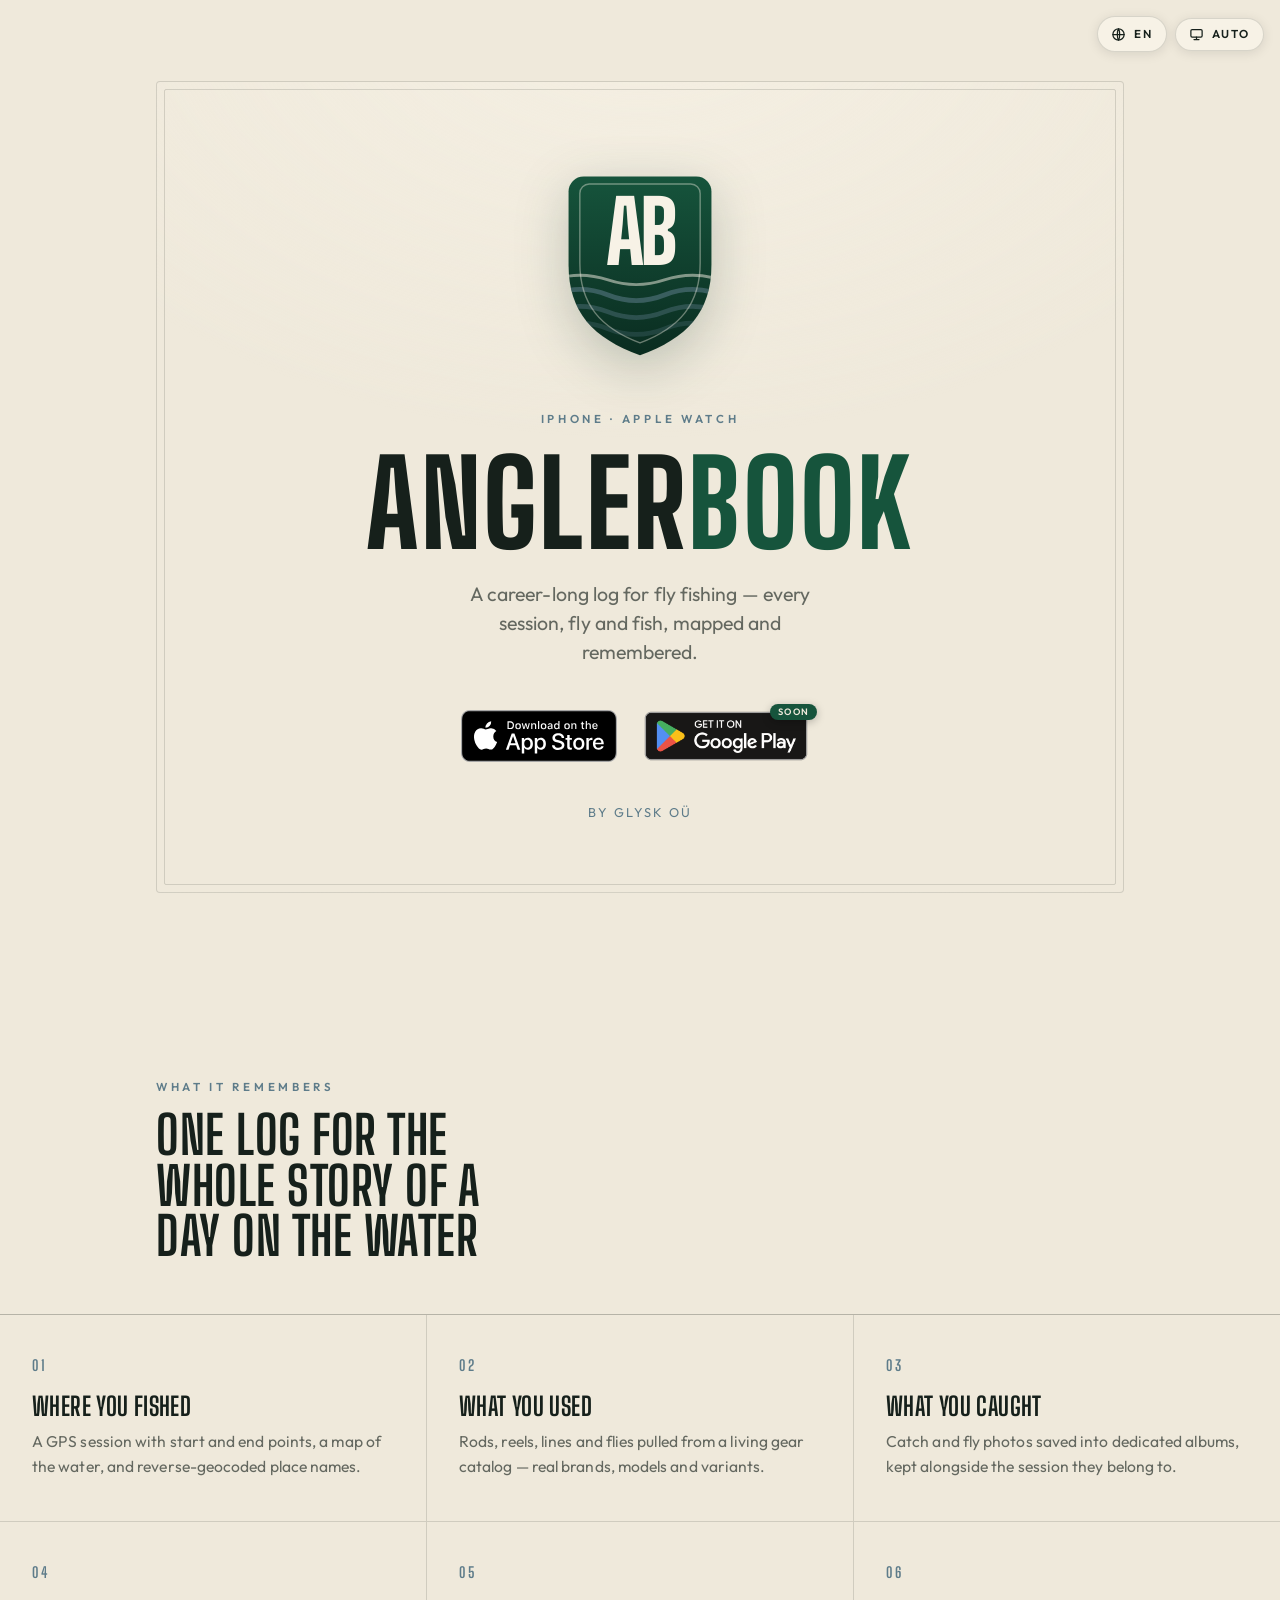
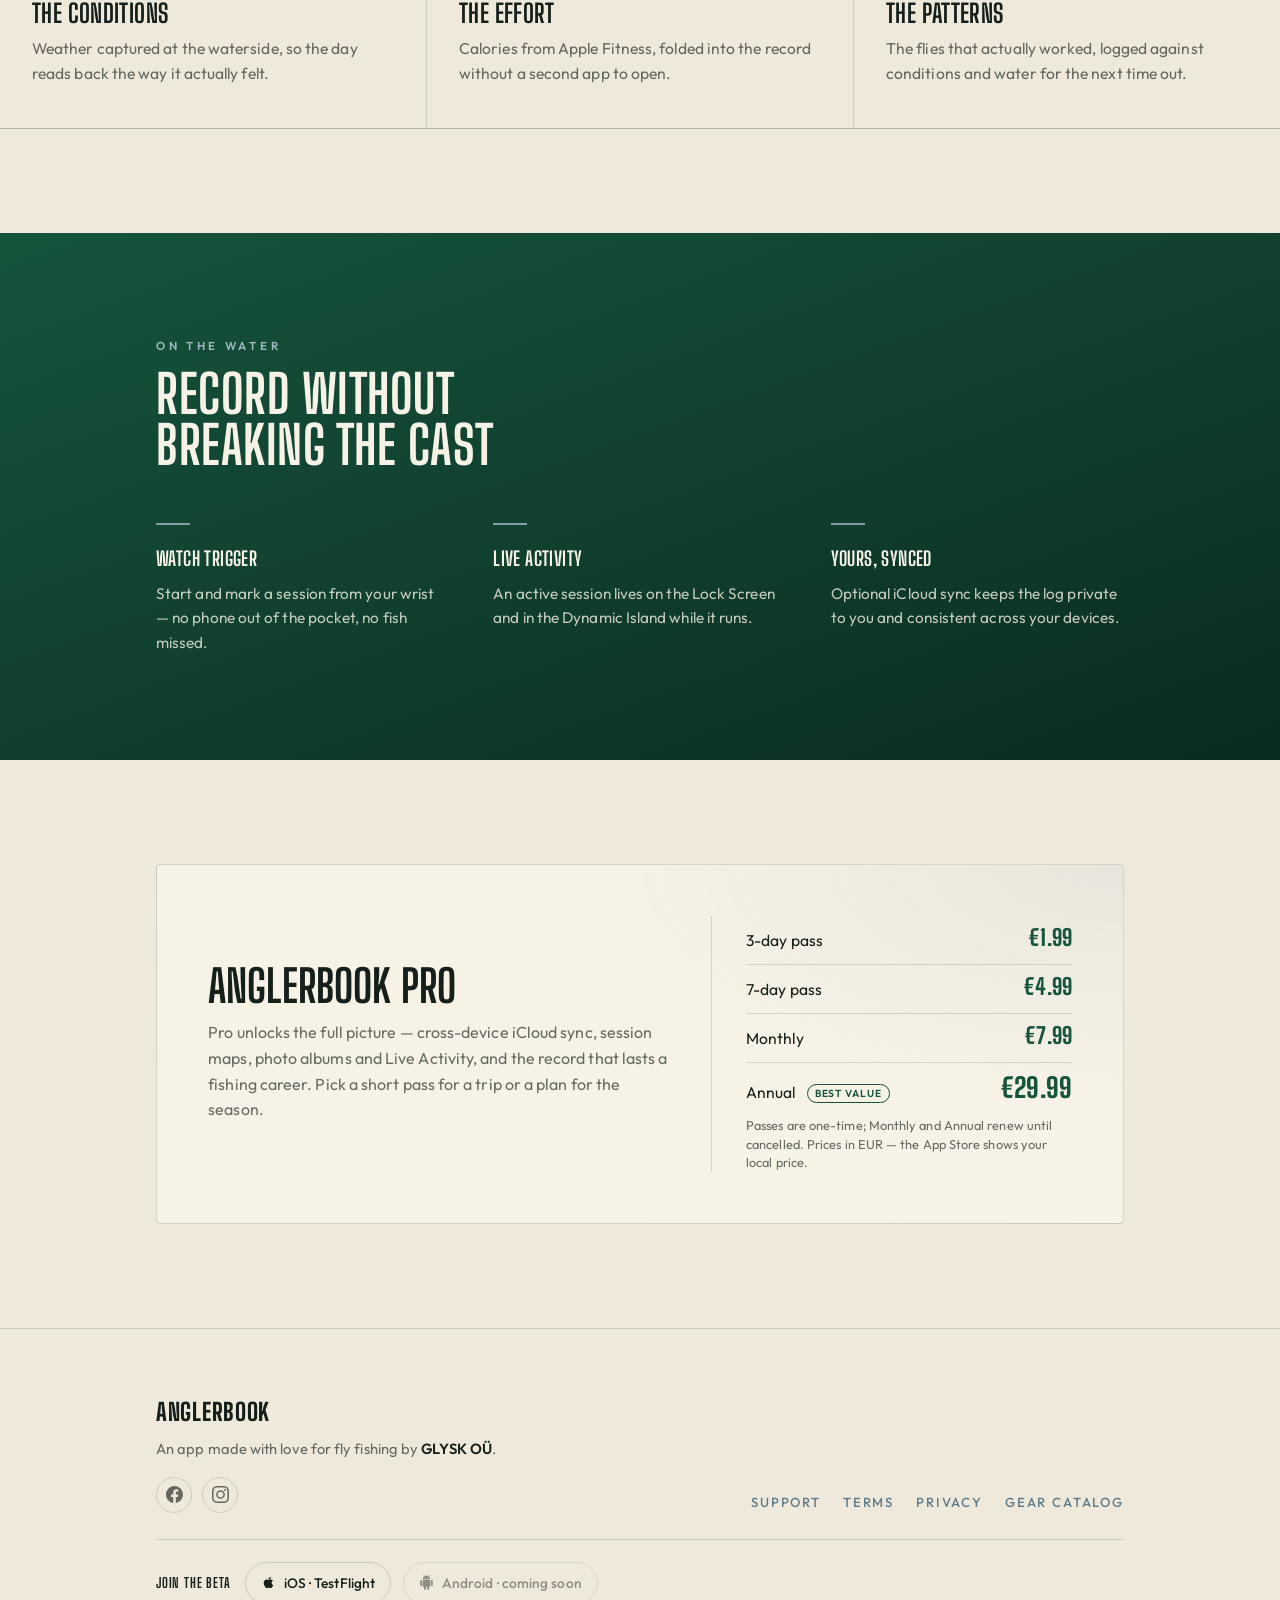
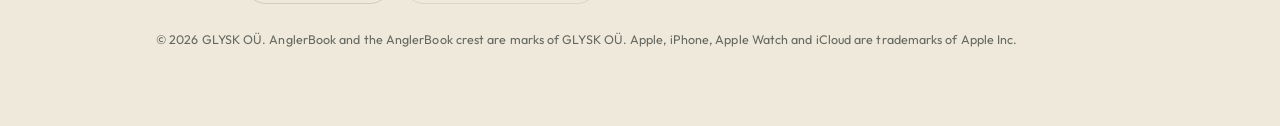
<file: index.html>
<!DOCTYPE html>
<html lang="en">
<head>
<meta charset="utf-8">
<meta name="viewport" content="width=device-width, initial-scale=1">
<title>AnglerBook — A career-long log for fly fishing</title>
<meta name="description" content="AnglerBook is a fly fishing log for iPhone and Apple Watch. Map every session, log your gear and the flies that worked, save catch photos, and keep a record that lasts a fishing career.">
<meta name="theme-color" content="#16543C">
<link rel="icon" href="favicon.svg" type="image/svg+xml">
<link rel="apple-touch-icon" href="favicon.svg">
<meta property="og:type" content="website">
<meta property="og:title" content="AnglerBook — A career-long log for fly fishing">
<meta property="og:description" content="Map every session, log your gear and the flies that worked, and keep a record that lasts a fishing career. For iPhone and Apple Watch.">
<meta property="og:url" content="https://anglerbook.fun/">
<meta property="og:image" content="https://anglerbook.fun/og-image.png">
<meta name="twitter:card" content="summary_large_image">
<link rel="canonical" href="https://anglerbook.fun/">
<link rel="alternate" hreflang="en" href="https://anglerbook.fun/">
<link rel="alternate" hreflang="de" href="https://anglerbook.fun/de/">
<link rel="alternate" hreflang="it" href="https://anglerbook.fun/it/">
<link rel="alternate" hreflang="fr" href="https://anglerbook.fun/fr/">
<link rel="alternate" hreflang="x-default" href="https://anglerbook.fun/">
<link rel="stylesheet" href="assets/style.css">
<script src="assets/theme.js"></script>
</head>
<body>
<div id="site-controls">
  <details class="lang-menu">
    <summary class="lang-btn" aria-label="Language"><svg viewBox="0 0 24 24" fill="none" stroke="currentColor" stroke-width="2" stroke-linecap="round" stroke-linejoin="round"><circle cx="12" cy="12" r="9"/><line x1="3" y1="12" x2="21" y2="12"/><path d="M12 3c2.5 3 2.5 15 0 18M12 3c-2.5 3-2.5 15 0 18"/></svg><span>EN</span></summary>
    <div class="lang-pop">
      <a href="/" aria-current="true">English</a>
      <a href="/de/">Deutsch</a>
      <a href="/it/">Italiano</a>
      <a href="/fr/">Français</a>
    </div>
  </details>
</div>


<header class="hero">
  <div class="wrap">
    <div class="badge">
      <svg class="crest" viewBox="0 0 200 240" role="img" aria-label="AnglerBook crest — an AB monogram over water on a dark-green shield">
        <defs>
          <linearGradient id="shieldG" x1="0" y1="0" x2="0" y2="1">
            <stop offset="0" stop-color="#16543C"/>
            <stop offset="1" stop-color="#0A2C20"/>
          </linearGradient>
          <clipPath id="shieldClip">
            <path d="M40,24 H160 a16,16 0 0 1 16,16 V118 C176,168 150,196 100,214 C50,196 24,168 24,118 V40 a16,16 0 0 1 16,-16 Z"/>
          </clipPath>
        </defs>
        <path d="M40,24 H160 a16,16 0 0 1 16,16 V118 C176,168 150,196 100,214 C50,196 24,168 24,118 V40 a16,16 0 0 1 16,-16 Z" fill="url(#shieldG)"/>
        <g clip-path="url(#shieldClip)">
          <g class="waterlines">
            <path d="M6,150 q30,-12 60,0 t60,0 t60,0 t60,0" fill="none" stroke="#5E7C8A" stroke-width="5" stroke-linecap="round" opacity="0.55"/>
            <path d="M6,168 q30,-12 60,0 t60,0 t60,0 t60,0" fill="none" stroke="#5E7C8A" stroke-width="5" stroke-linecap="round" opacity="0.40"/>
            <path d="M6,134 q30,-10 60,0 t60,0 t60,0 t60,0" fill="none" stroke="#F7F2E6" stroke-width="3" stroke-linecap="round" opacity="0.50"/>
            <path d="M6,186 q30,-12 60,0 t60,0 t60,0 t60,0" fill="none" stroke="#5E7C8A" stroke-width="5" stroke-linecap="round" opacity="0.26"/>
          </g>
        </g>
        <path d="M46,32 H154 a10,10 0 0 1 10,10 V116 C164,160 142,185 100,201 C58,185 36,160 36,116 V42 a10,10 0 0 1 10,-10 Z" fill="none" stroke="#F7F2E6" stroke-width="1.5" opacity="0.4"/>
        <text x="100" y="118" text-anchor="middle" fill="#F7F2E6" font-size="92" font-weight="800" font-family="'Big Shoulders Display', sans-serif" letter-spacing="-4">AB</text>
      </svg>

      <p class="eyebrow">iPhone · Apple Watch</p>
      <h1 class="wordmark">Angler<span class="b">book</span></h1>
      <p class="lede">A career-long log for fly fishing — every session, fly and fish, mapped and remembered.</p>
      <div class="store-row">
<a class="appstore-cta" href="https://apps.apple.com/us/app/anglerbook/id6782159651" aria-label="Download AnglerBook on the App Store">
        <img class="badge-light" src="assets/app-store-badge-black.svg" alt="" width="156" height="52">
        <img class="badge-dark" src="assets/app-store-badge-white.svg" alt="" width="156" height="52">
      </a>
        <span class="store-soon" role="img" aria-label="AnglerBook for Android — coming soon">
          <img class="gp-badge" src="/assets/google-play-badge.png" alt="Get it on Google Play — coming soon">
          <span class="soon-ribbon">Soon</span>
        </span>

      </div>
      <p class="credit">By GLYSK&nbsp;OÜ</p>
    </div>
  </div>
</header>

<section id="log">
  <div class="wrap">
    <div class="section-head reveal">
      <span class="eyebrow">What it remembers</span>
      <h2>One log for the whole story of a day on the water</h2>
    </div>
  </div>
  <div class="features reveal">
    <div class="feature">
      <span class="num">01</span>
      <h3>Where you fished</h3>
      <p>A GPS session with start and end points, a map of the water, and reverse-geocoded place names.</p>
    </div>
    <div class="feature">
      <span class="num">02</span>
      <h3>What you used</h3>
      <p>Rods, reels, lines and flies pulled from a living gear catalog — real brands, models and variants.</p>
    </div>
    <div class="feature">
      <span class="num">03</span>
      <h3>What you caught</h3>
      <p>Catch and fly photos saved into dedicated albums, kept alongside the session they belong to.</p>
    </div>
    <div class="feature">
      <span class="num">04</span>
      <h3>The conditions</h3>
      <p>Weather captured at the waterside, so the day reads back the way it actually felt.</p>
    </div>
    <div class="feature">
      <span class="num">05</span>
      <h3>The effort</h3>
      <p>Calories from Apple Fitness, folded into the record without a second app to open.</p>
    </div>
    <div class="feature">
      <span class="num">06</span>
      <h3>The patterns</h3>
      <p>The flies that actually worked, logged against conditions and water for the next time out.</p>
    </div>
  </div>
</section>

<section class="band reveal">
  <div class="wrap">
    <div class="section-head">
      <span class="eyebrow">On the water</span>
      <h2>Record without breaking the cast</h2>
    </div>
    <div class="grid">
      <div>
        <div class="line"></div>
        <h3>Watch trigger</h3>
        <p>Start and mark a session from your wrist — no phone out of the pocket, no fish missed.</p>
      </div>
      <div>
        <div class="line"></div>
        <h3>Live Activity</h3>
        <p>An active session lives on the Lock Screen and in the Dynamic Island while it runs.</p>
      </div>
      <div>
        <div class="line"></div>
        <h3>Yours, synced</h3>
        <p>Optional iCloud sync keeps the log private to you and consistent across your devices.</p>
      </div>
    </div>
  </div>
</section>

<section class="pro" id="pro">
  <div class="wrap">
    <div class="panel reveal">
      <div>
        <h2>AnglerBook Pro</h2>
        <p>Pro unlocks the full picture — cross-device iCloud sync, session maps, photo albums and Live Activity, and the record that lasts a fishing career. Pick a short pass for a trip or a plan for the season.</p>
      </div>
      <div class="pro-plans-col">
        <div class="pro-plans">
          <div class="plan"><span class="plan-name">3-day pass</span><span class="plan-price">&euro;1.99</span></div>
          <div class="plan"><span class="plan-name">7-day pass</span><span class="plan-price">&euro;4.99</span></div>
          <div class="plan"><span class="plan-name">Monthly</span><span class="plan-price">&euro;7.99</span></div>
          <div class="plan is-best"><span class="plan-name">Annual <em>best value</em></span><span class="plan-price">&euro;29.99</span></div>
        </div>
        <p class="plan-foot">Passes are one-time; Monthly and Annual renew until cancelled. Prices in EUR — the App Store shows your local price.</p>
      </div>
    </div>
  </div>
</section>


<footer class="site-foot">
  <div class="wrap">
    <div class="foot-grid">
      <div>
        <div class="foot-mark">AnglerBook</div>
        <p class="foot-credit">An app made with love for fly fishing by <strong>GLYSK&nbsp;OÜ</strong>.</p>
        <div class="foot-social">
          <a href="https://www.facebook.com/profile.php?id=61591862342798" target="_blank" rel="noopener" aria-label="AnglerBook on Facebook"><svg viewBox="0 0 24 24" fill="currentColor" aria-hidden="true"><path d="M24 12.07C24 5.4 18.63 0 12 0S0 5.4 0 12.07C0 18.1 4.39 23.1 10.13 24v-8.44H7.08v-3.49h3.05V9.41c0-3.02 1.79-4.69 4.53-4.69 1.31 0 2.68.24 2.68.24v2.97h-1.51c-1.49 0-1.96.93-1.96 1.89v2.25h3.33l-.53 3.49h-2.8V24C19.61 23.1 24 18.1 24 12.07z"/></svg></a>
          <a href="https://www.instagram.com/anglerbook.fun/" target="_blank" rel="noopener" aria-label="AnglerBook on Instagram"><svg viewBox="0 0 24 24" fill="currentColor" aria-hidden="true"><path d="M12 2.16c3.2 0 3.58.01 4.85.07 1.17.05 1.8.25 2.23.41.56.22.96.48 1.38.9.42.42.68.82.9 1.38.16.42.36 1.06.41 2.23.06 1.27.07 1.65.07 4.85s-.01 3.58-.07 4.85c-.05 1.17-.25 1.8-.41 2.23-.22.56-.48.96-.9 1.38-.42.42-.82.68-1.38.9-.42.16-1.06.36-2.23.41-1.27.06-1.65.07-4.85.07s-3.58-.01-4.85-.07c-1.17-.05-1.8-.25-2.23-.41-.56-.22-.96-.48-1.38-.9-.42-.42-.68-.82-.9-1.38-.16-.42-.36-1.06-.41-2.23-.06-1.27-.07-1.65-.07-4.85s.01-3.58.07-4.85c.05-1.17.25-1.8.41-2.23.22-.56.48-.96.9-1.38.42-.42.82-.68 1.38-.9.42-.16 1.06-.36 2.23-.41 1.27-.06 1.65-.07 4.85-.07M12 0C8.74 0 8.33.01 7.05.07 5.78.13 4.9.33 4.14.63 3.35.94 2.68 1.35 2.01 2.01 1.35 2.68.94 3.35.63 4.14.33 4.9.13 5.78.07 7.05.01 8.33 0 8.74 0 12s.01 3.67.07 4.95c.06 1.27.26 2.15.56 2.91.31.79.72 1.46 1.38 2.13.67.66 1.34 1.07 2.13 1.38.76.3 1.64.5 2.91.56C8.33 23.99 8.74 24 12 24s3.67-.01 4.95-.07c1.27-.06 2.15-.26 2.91-.56.79-.31 1.46-.72 2.13-1.38.66-.67 1.07-1.34 1.38-2.13.3-.76.5-1.64.56-2.91.06-1.28.07-1.69.07-4.95s-.01-3.67-.07-4.95c-.06-1.27-.26-2.15-.56-2.91-.31-.79-.72-1.46-1.38-2.13-.67-.66-1.34-1.07-2.13-1.38-.76-.3-1.64-.5-2.91-.56C15.67.01 15.26 0 12 0z M12 5.84A6.16 6.16 0 1 0 12 18.16 6.16 6.16 0 0 0 12 5.84M12 16a4 4 0 1 1 0-8 4 4 0 0 1 0 8z M18.41 4.15a1.44 1.44 0 1 0 0 2.88 1.44 1.44 0 0 0 0-2.88z"/></svg></a>
        </div>

      </div>
      <nav class="foot-links" aria-label="Footer">
        <a href="support.html">Support</a>
        <a href="terms.html">Terms</a>
        <a href="privacy.html">Privacy</a>
        <a href="https://catalog.anglerbook.fun/">Gear catalog</a>
      </nav>
    </div>
    <div class="foot-beta">
      <span class="foot-beta-label">Join the beta</span>
      <a class="beta-btn" href="https://testflight.apple.com/join/9vwJfqD3" target="_blank" rel="noopener">
        <svg viewBox="0 0 24 24" aria-hidden="true" fill="currentColor"><path d="M17.05 20.28c-.98.95-2.05.8-3.08.35-1.09-.46-2.09-.48-3.24 0-1.44.62-2.2.44-3.06-.35C2.79 15.25 3.51 7.59 9.05 7.31c1.35.07 2.29.74 3.08.8 1.18-.24 2.31-.93 3.57-.84 1.51.12 2.65.72 3.4 1.8-3.12 1.87-2.38 5.98.48 7.13-.57 1.5-1.31 2.99-2.54 4.09zM12.03 7.25c-.15-2.23 1.66-4.07 3.74-4.25.29 2.58-2.34 4.5-3.74 4.25z"/></svg>
        iOS &middot; TestFlight
      </a>
      <!-- Android beta placeholder: swap this <span> for <a href="..."> (Play Store closed/internal test or Firebase App Distribution) and remove the is-soon class once the track is live -->
      <span class="beta-btn is-soon" aria-disabled="true">
        <svg viewBox="0 0 24 24" aria-hidden="true" fill="currentColor"><path d="M6 18c0 .55.45 1 1 1h1v3.5c0 .83.67 1.5 1.5 1.5s1.5-.67 1.5-1.5V19h2v3.5c0 .83.67 1.5 1.5 1.5s1.5-.67 1.5-1.5V19h1c.55 0 1-.45 1-1V8H6v10zM3.5 8C2.67 8 2 8.67 2 9.5v7c0 .83.67 1.5 1.5 1.5S5 17.33 5 16.5v-7C5 8.67 4.33 8 3.5 8zm17 0c-.83 0-1.5.67-1.5 1.5v7c0 .83.67 1.5 1.5 1.5s1.5-.67 1.5-1.5v-7c0-.83-.67-1.5-1.5-1.5zm-4.97-5.84l1.3-1.3c.2-.2.2-.51 0-.71-.2-.2-.51-.2-.71 0l-1.48 1.48C13.85 1.23 12.95 1 12 1c-.96 0-1.86.23-2.66.63L7.85.15c-.2-.2-.51-.2-.71 0-.2.2-.2.51 0 .71l1.31 1.31C6.97 3.26 6 5.01 6 7h12c0-1.99-.97-3.75-2.44-4.84zM10 5H9V4h1v1zm5 0h-1V4h1v1z"/></svg>
        Android &middot; coming soon
      </span>
    </div>
    <p class="foot-legal">© <span id="yr">2026</span> GLYSK&nbsp;OÜ. AnglerBook and the AnglerBook crest are marks of GLYSK&nbsp;OÜ. Apple, iPhone, Apple Watch and iCloud are trademarks of Apple Inc.</p>
  </div>
</footer>

<script>
  document.getElementById('yr').textContent = new Date().getFullYear();
  (function () {
    var els = document.querySelectorAll('.reveal');
    if (!('IntersectionObserver' in window)) { els.forEach(function(e){e.classList.add('in');}); return; }
    var io = new IntersectionObserver(function (entries) {
      entries.forEach(function (en) { if (en.isIntersecting) { en.target.classList.add('in'); io.unobserve(en.target); } });
    }, { rootMargin: '0px 0px -8% 0px' });
    els.forEach(function (e) { io.observe(e); });
  })();
</script>
</body>
</html>
</file>
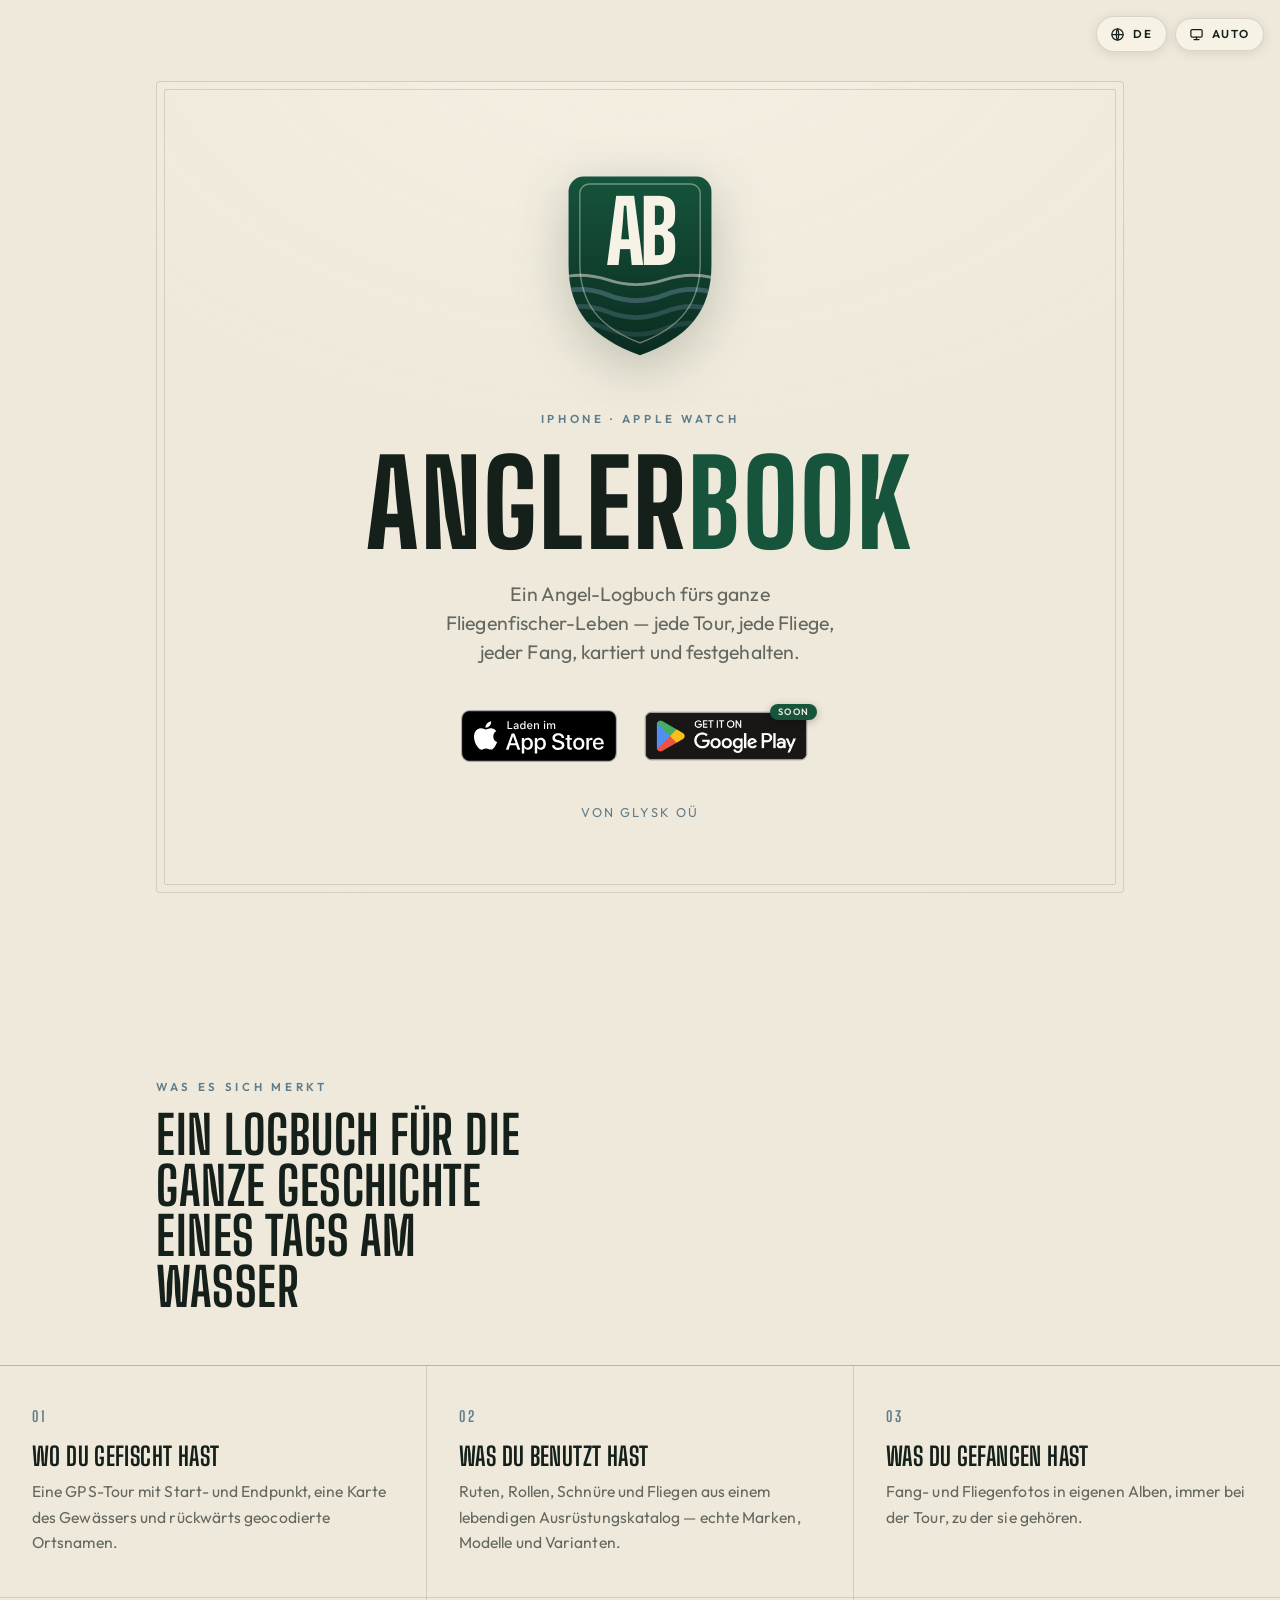
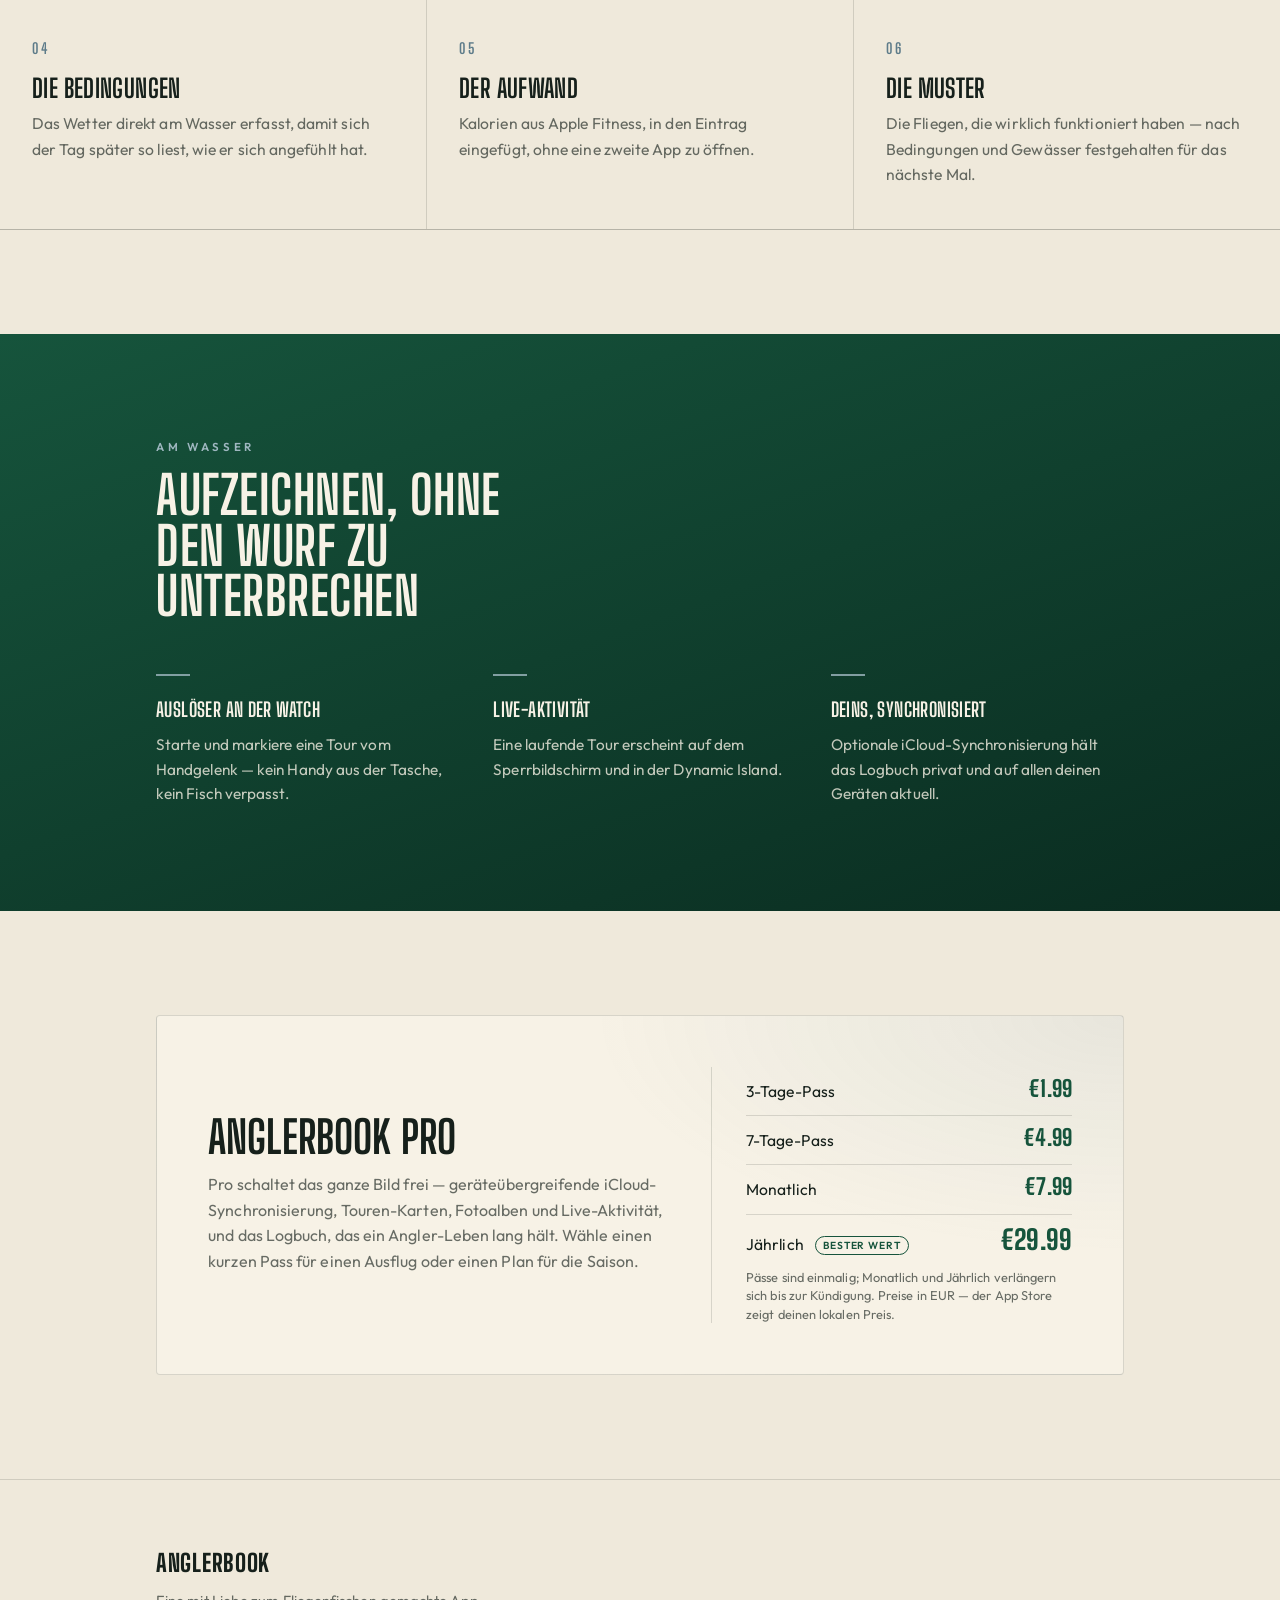
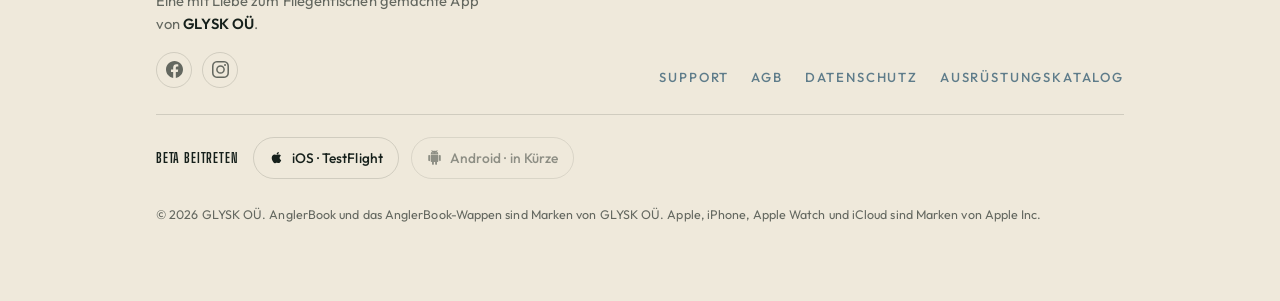
<file: de/index.html>
<!DOCTYPE html>
<html lang="de">
<head>
<meta charset="utf-8">
<meta name="viewport" content="width=device-width, initial-scale=1">
<title>AnglerBook — Ein Angel-Logbuch fürs ganze Fliegenfischer-Leben</title>
<meta name="description" content="AnglerBook ist ein Fliegenfisch-Logbuch für iPhone und Apple Watch. Kartiere jede Tour, erfasse deine Ausrüstung und die Fliegen, die funktioniert haben, speichere Fangfotos und führe ein Logbuch, das ein Angler-Leben lang hält.">
<meta name="theme-color" content="#16543C">
<link rel="icon" href="/favicon.svg" type="image/svg+xml">
<link rel="apple-touch-icon" href="/favicon.svg">
<meta property="og:type" content="website">
<meta property="og:title" content="AnglerBook — Ein Angel-Logbuch fürs ganze Fliegenfischer-Leben">
<meta property="og:description" content="Kartiere jede Tour, erfasse deine Ausrüstung und die Fliegen, die funktioniert haben, und führe ein Logbuch, das ein Angler-Leben lang hält. Für iPhone und Apple Watch.">
<meta property="og:url" content="https://anglerbook.fun/de/">
<meta property="og:image" content="https://anglerbook.fun/og-image.png">
<meta name="twitter:card" content="summary_large_image">
<link rel="canonical" href="https://anglerbook.fun/de/">
<link rel="alternate" hreflang="en" href="https://anglerbook.fun/">
<link rel="alternate" hreflang="de" href="https://anglerbook.fun/de/">
<link rel="alternate" hreflang="it" href="https://anglerbook.fun/it/">
<link rel="alternate" hreflang="fr" href="https://anglerbook.fun/fr/">
<link rel="alternate" hreflang="x-default" href="https://anglerbook.fun/">
<link rel="stylesheet" href="/assets/style.css">
<script src="/assets/theme.js"></script>
</head>
<body>
<div id="site-controls">
  <details class="lang-menu">
    <summary class="lang-btn" aria-label="Sprache"><svg viewBox="0 0 24 24" fill="none" stroke="currentColor" stroke-width="2" stroke-linecap="round" stroke-linejoin="round"><circle cx="12" cy="12" r="9"/><line x1="3" y1="12" x2="21" y2="12"/><path d="M12 3c2.5 3 2.5 15 0 18M12 3c-2.5 3-2.5 15 0 18"/></svg><span>DE</span></summary>
    <div class="lang-pop">
      <a href="/">English</a>
      <a href="/de/" aria-current="true">Deutsch</a>
      <a href="/it/">Italiano</a>
      <a href="/fr/">Français</a>
    </div>
  </details>
</div>


<header class="hero">
  <div class="wrap">
    <div class="badge">
      <svg class="crest" viewBox="0 0 200 240" role="img" aria-label="AnglerBook-Wappen — ein AB-Monogramm über Wasser auf einem dunkelgrünen Schild">
        <defs>
          <linearGradient id="shieldG" x1="0" y1="0" x2="0" y2="1">
            <stop offset="0" stop-color="#16543C"/>
            <stop offset="1" stop-color="#0A2C20"/>
          </linearGradient>
          <clipPath id="shieldClip">
            <path d="M40,24 H160 a16,16 0 0 1 16,16 V118 C176,168 150,196 100,214 C50,196 24,168 24,118 V40 a16,16 0 0 1 16,-16 Z"/>
          </clipPath>
        </defs>
        <path d="M40,24 H160 a16,16 0 0 1 16,16 V118 C176,168 150,196 100,214 C50,196 24,168 24,118 V40 a16,16 0 0 1 16,-16 Z" fill="url(#shieldG)"/>
        <g clip-path="url(#shieldClip)">
          <g class="waterlines">
            <path d="M6,150 q30,-12 60,0 t60,0 t60,0 t60,0" fill="none" stroke="#5E7C8A" stroke-width="5" stroke-linecap="round" opacity="0.55"/>
            <path d="M6,168 q30,-12 60,0 t60,0 t60,0 t60,0" fill="none" stroke="#5E7C8A" stroke-width="5" stroke-linecap="round" opacity="0.40"/>
            <path d="M6,134 q30,-10 60,0 t60,0 t60,0 t60,0" fill="none" stroke="#F7F2E6" stroke-width="3" stroke-linecap="round" opacity="0.50"/>
            <path d="M6,186 q30,-12 60,0 t60,0 t60,0 t60,0" fill="none" stroke="#5E7C8A" stroke-width="5" stroke-linecap="round" opacity="0.26"/>
          </g>
        </g>
        <path d="M46,32 H154 a10,10 0 0 1 10,10 V116 C164,160 142,185 100,201 C58,185 36,160 36,116 V42 a10,10 0 0 1 10,-10 Z" fill="none" stroke="#F7F2E6" stroke-width="1.5" opacity="0.4"/>
        <text x="100" y="118" text-anchor="middle" fill="#F7F2E6" font-size="92" font-weight="800" font-family="'Big Shoulders Display', sans-serif" letter-spacing="-4">AB</text>
      </svg>

      <p class="eyebrow">iPhone · Apple Watch</p>
      <h1 class="wordmark">Angler<span class="b">book</span></h1>
      <p class="lede">Ein Angel-Logbuch fürs ganze Fliegenfischer-Leben — jede Tour, jede Fliege, jeder Fang, kartiert und festgehalten.</p>
      <div class="store-row">
<a class="appstore-cta" href="https://apps.apple.com/us/app/anglerbook/id6782159651" aria-label="AnglerBook im App Store laden">
        <img class="badge-light" src="/assets/app-store-badge-black-de.svg" alt="" width="156" height="52">
        <img class="badge-dark" src="/assets/app-store-badge-white-de.svg" alt="" width="156" height="52">
      </a>
        <span class="store-soon" role="img" aria-label="AnglerBook for Android — coming soon">
          <img class="gp-badge" src="/assets/google-play-badge.png" alt="Get it on Google Play — coming soon">
          <span class="soon-ribbon">Soon</span>
        </span>

      </div>
      <p class="credit">Von GLYSK&nbsp;OÜ</p>
    </div>
  </div>
</header>

<section id="log">
  <div class="wrap">
    <div class="section-head reveal">
      <span class="eyebrow">Was es sich merkt</span>
      <h2>Ein Logbuch für die ganze Geschichte eines Tags am Wasser</h2>
    </div>
  </div>
  <div class="features reveal">
    <div class="feature">
      <span class="num">01</span>
      <h3>Wo du gefischt hast</h3>
      <p>Eine GPS-Tour mit Start- und Endpunkt, eine Karte des Gewässers und rückwärts geocodierte Ortsnamen.</p>
    </div>
    <div class="feature">
      <span class="num">02</span>
      <h3>Was du benutzt hast</h3>
      <p>Ruten, Rollen, Schnüre und Fliegen aus einem lebendigen Ausrüstungskatalog — echte Marken, Modelle und Varianten.</p>
    </div>
    <div class="feature">
      <span class="num">03</span>
      <h3>Was du gefangen hast</h3>
      <p>Fang- und Fliegenfotos in eigenen Alben, immer bei der Tour, zu der sie gehören.</p>
    </div>
    <div class="feature">
      <span class="num">04</span>
      <h3>Die Bedingungen</h3>
      <p>Das Wetter direkt am Wasser erfasst, damit sich der Tag später so liest, wie er sich angefühlt hat.</p>
    </div>
    <div class="feature">
      <span class="num">05</span>
      <h3>Der Aufwand</h3>
      <p>Kalorien aus Apple Fitness, in den Eintrag eingefügt, ohne eine zweite App zu öffnen.</p>
    </div>
    <div class="feature">
      <span class="num">06</span>
      <h3>Die Muster</h3>
      <p>Die Fliegen, die wirklich funktioniert haben — nach Bedingungen und Gewässer festgehalten für das nächste Mal.</p>
    </div>
  </div>
</section>

<section class="band reveal">
  <div class="wrap">
    <div class="section-head">
      <span class="eyebrow">Am Wasser</span>
      <h2>Aufzeichnen, ohne den Wurf zu unterbrechen</h2>
    </div>
    <div class="grid">
      <div>
        <div class="line"></div>
        <h3>Auslöser an der Watch</h3>
        <p>Starte und markiere eine Tour vom Handgelenk — kein Handy aus der Tasche, kein Fisch verpasst.</p>
      </div>
      <div>
        <div class="line"></div>
        <h3>Live-Aktivität</h3>
        <p>Eine laufende Tour erscheint auf dem Sperrbildschirm und in der Dynamic Island.</p>
      </div>
      <div>
        <div class="line"></div>
        <h3>Deins, synchronisiert</h3>
        <p>Optionale iCloud-Synchronisierung hält das Logbuch privat und auf allen deinen Geräten aktuell.</p>
      </div>
    </div>
  </div>
</section>

<section class="pro" id="pro">
  <div class="wrap">
    <div class="panel reveal">
      <div>
        <h2>AnglerBook Pro</h2>
        <p>Pro schaltet das ganze Bild frei — geräteübergreifende iCloud-Synchronisierung, Touren-Karten, Fotoalben und Live-Aktivität, und das Logbuch, das ein Angler-Leben lang hält. Wähle einen kurzen Pass für einen Ausflug oder einen Plan für die Saison.</p>
      </div>
      <div class="pro-plans-col">
        <div class="pro-plans">
          <div class="plan"><span class="plan-name">3-Tage-Pass</span><span class="plan-price">&euro;1.99</span></div>
          <div class="plan"><span class="plan-name">7-Tage-Pass</span><span class="plan-price">&euro;4.99</span></div>
          <div class="plan"><span class="plan-name">Monatlich</span><span class="plan-price">&euro;7.99</span></div>
          <div class="plan is-best"><span class="plan-name">Jährlich <em>bester Wert</em></span><span class="plan-price">&euro;29.99</span></div>
        </div>
        <p class="plan-foot">Pässe sind einmalig; Monatlich und Jährlich verlängern sich bis zur Kündigung. Preise in EUR — der App Store zeigt deinen lokalen Preis.</p>
      </div>
    </div>
  </div>
</section>

<footer class="site-foot">
  <div class="wrap">
    <div class="foot-grid">
      <div>
        <div class="foot-mark">AnglerBook</div>
        <p class="foot-credit">Eine mit Liebe zum Fliegenfischen gemachte App von <strong>GLYSK&nbsp;OÜ</strong>.</p>
        <div class="foot-social">
          <a href="https://www.facebook.com/profile.php?id=61591862342798" target="_blank" rel="noopener" aria-label="AnglerBook on Facebook"><svg viewBox="0 0 24 24" fill="currentColor" aria-hidden="true"><path d="M24 12.07C24 5.4 18.63 0 12 0S0 5.4 0 12.07C0 18.1 4.39 23.1 10.13 24v-8.44H7.08v-3.49h3.05V9.41c0-3.02 1.79-4.69 4.53-4.69 1.31 0 2.68.24 2.68.24v2.97h-1.51c-1.49 0-1.96.93-1.96 1.89v2.25h3.33l-.53 3.49h-2.8V24C19.61 23.1 24 18.1 24 12.07z"/></svg></a>
          <a href="https://www.instagram.com/anglerbook.fun/" target="_blank" rel="noopener" aria-label="AnglerBook on Instagram"><svg viewBox="0 0 24 24" fill="currentColor" aria-hidden="true"><path d="M12 2.16c3.2 0 3.58.01 4.85.07 1.17.05 1.8.25 2.23.41.56.22.96.48 1.38.9.42.42.68.82.9 1.38.16.42.36 1.06.41 2.23.06 1.27.07 1.65.07 4.85s-.01 3.58-.07 4.85c-.05 1.17-.25 1.8-.41 2.23-.22.56-.48.96-.9 1.38-.42.42-.82.68-1.38.9-.42.16-1.06.36-2.23.41-1.27.06-1.65.07-4.85.07s-3.58-.01-4.85-.07c-1.17-.05-1.8-.25-2.23-.41-.56-.22-.96-.48-1.38-.9-.42-.42-.68-.82-.9-1.38-.16-.42-.36-1.06-.41-2.23-.06-1.27-.07-1.65-.07-4.85s.01-3.58.07-4.85c.05-1.17.25-1.8.41-2.23.22-.56.48-.96.9-1.38.42-.42.82-.68 1.38-.9.42-.16 1.06-.36 2.23-.41 1.27-.06 1.65-.07 4.85-.07M12 0C8.74 0 8.33.01 7.05.07 5.78.13 4.9.33 4.14.63 3.35.94 2.68 1.35 2.01 2.01 1.35 2.68.94 3.35.63 4.14.33 4.9.13 5.78.07 7.05.01 8.33 0 8.74 0 12s.01 3.67.07 4.95c.06 1.27.26 2.15.56 2.91.31.79.72 1.46 1.38 2.13.67.66 1.34 1.07 2.13 1.38.76.3 1.64.5 2.91.56C8.33 23.99 8.74 24 12 24s3.67-.01 4.95-.07c1.27-.06 2.15-.26 2.91-.56.79-.31 1.46-.72 2.13-1.38.66-.67 1.07-1.34 1.38-2.13.3-.76.5-1.64.56-2.91.06-1.28.07-1.69.07-4.95s-.01-3.67-.07-4.95c-.06-1.27-.26-2.15-.56-2.91-.31-.79-.72-1.46-1.38-2.13-.67-.66-1.34-1.07-2.13-1.38-.76-.3-1.64-.5-2.91-.56C15.67.01 15.26 0 12 0z M12 5.84A6.16 6.16 0 1 0 12 18.16 6.16 6.16 0 0 0 12 5.84M12 16a4 4 0 1 1 0-8 4 4 0 0 1 0 8z M18.41 4.15a1.44 1.44 0 1 0 0 2.88 1.44 1.44 0 0 0 0-2.88z"/></svg></a>
        </div>

      </div>
      <nav class="foot-links" aria-label="Fußzeile">
        <a href="/support.html">Support</a>
        <a href="/terms.html">AGB</a>
        <a href="/privacy.html">Datenschutz</a>
        <a href="https://catalog.anglerbook.fun/">Ausrüstungskatalog</a>
      </nav>
    </div>
    <div class="foot-beta">
      <span class="foot-beta-label">Beta beitreten</span>
      <a class="beta-btn" href="https://testflight.apple.com/join/9vwJfqD3" target="_blank" rel="noopener">
        <svg viewBox="0 0 24 24" aria-hidden="true" fill="currentColor"><path d="M17.05 20.28c-.98.95-2.05.8-3.08.35-1.09-.46-2.09-.48-3.24 0-1.44.62-2.2.44-3.06-.35C2.79 15.25 3.51 7.59 9.05 7.31c1.35.07 2.29.74 3.08.8 1.18-.24 2.31-.93 3.57-.84 1.51.12 2.65.72 3.4 1.8-3.12 1.87-2.38 5.98.48 7.13-.57 1.5-1.31 2.99-2.54 4.09zM12.03 7.25c-.15-2.23 1.66-4.07 3.74-4.25.29 2.58-2.34 4.5-3.74 4.25z"/></svg>
        iOS &middot; TestFlight
      </a>
      <span class="beta-btn is-soon" aria-disabled="true">
        <svg viewBox="0 0 24 24" aria-hidden="true" fill="currentColor"><path d="M6 18c0 .55.45 1 1 1h1v3.5c0 .83.67 1.5 1.5 1.5s1.5-.67 1.5-1.5V19h2v3.5c0 .83.67 1.5 1.5 1.5s1.5-.67 1.5-1.5V19h1c.55 0 1-.45 1-1V8H6v10zM3.5 8C2.67 8 2 8.67 2 9.5v7c0 .83.67 1.5 1.5 1.5S5 17.33 5 16.5v-7C5 8.67 4.33 8 3.5 8zm17 0c-.83 0-1.5.67-1.5 1.5v7c0 .83.67 1.5 1.5 1.5s1.5-.67 1.5-1.5v-7c0-.83-.67-1.5-1.5-1.5zm-4.97-5.84l1.3-1.3c.2-.2.2-.51 0-.71-.2-.2-.51-.2-.71 0l-1.48 1.48C13.85 1.23 12.95 1 12 1c-.96 0-1.86.23-2.66.63L7.85.15c-.2-.2-.51-.2-.71 0-.2.2-.2.51 0 .71l1.31 1.31C6.97 3.26 6 5.01 6 7h12c0-1.99-.97-3.75-2.44-4.84zM10 5H9V4h1v1zm5 0h-1V4h1v1z"/></svg>
        Android &middot; in Kürze
      </span>
    </div>
    <p class="foot-legal">© <span id="yr">2026</span> GLYSK&nbsp;OÜ. AnglerBook und das AnglerBook-Wappen sind Marken von GLYSK&nbsp;OÜ. Apple, iPhone, Apple Watch und iCloud sind Marken von Apple Inc.</p>
  </div>
</footer>

<script>
  document.getElementById('yr').textContent = new Date().getFullYear();
  (function () {
    var els = document.querySelectorAll('.reveal');
    if (!('IntersectionObserver' in window)) { els.forEach(function(e){e.classList.add('in');}); return; }
    var io = new IntersectionObserver(function (entries) {
      entries.forEach(function (en) { if (en.isIntersecting) { en.target.classList.add('in'); io.unobserve(en.target); } });
    }, { rootMargin: '0px 0px -8% 0px' });
    els.forEach(function (e) { io.observe(e); });
  })();
</script>
</body>
</html>
</file>
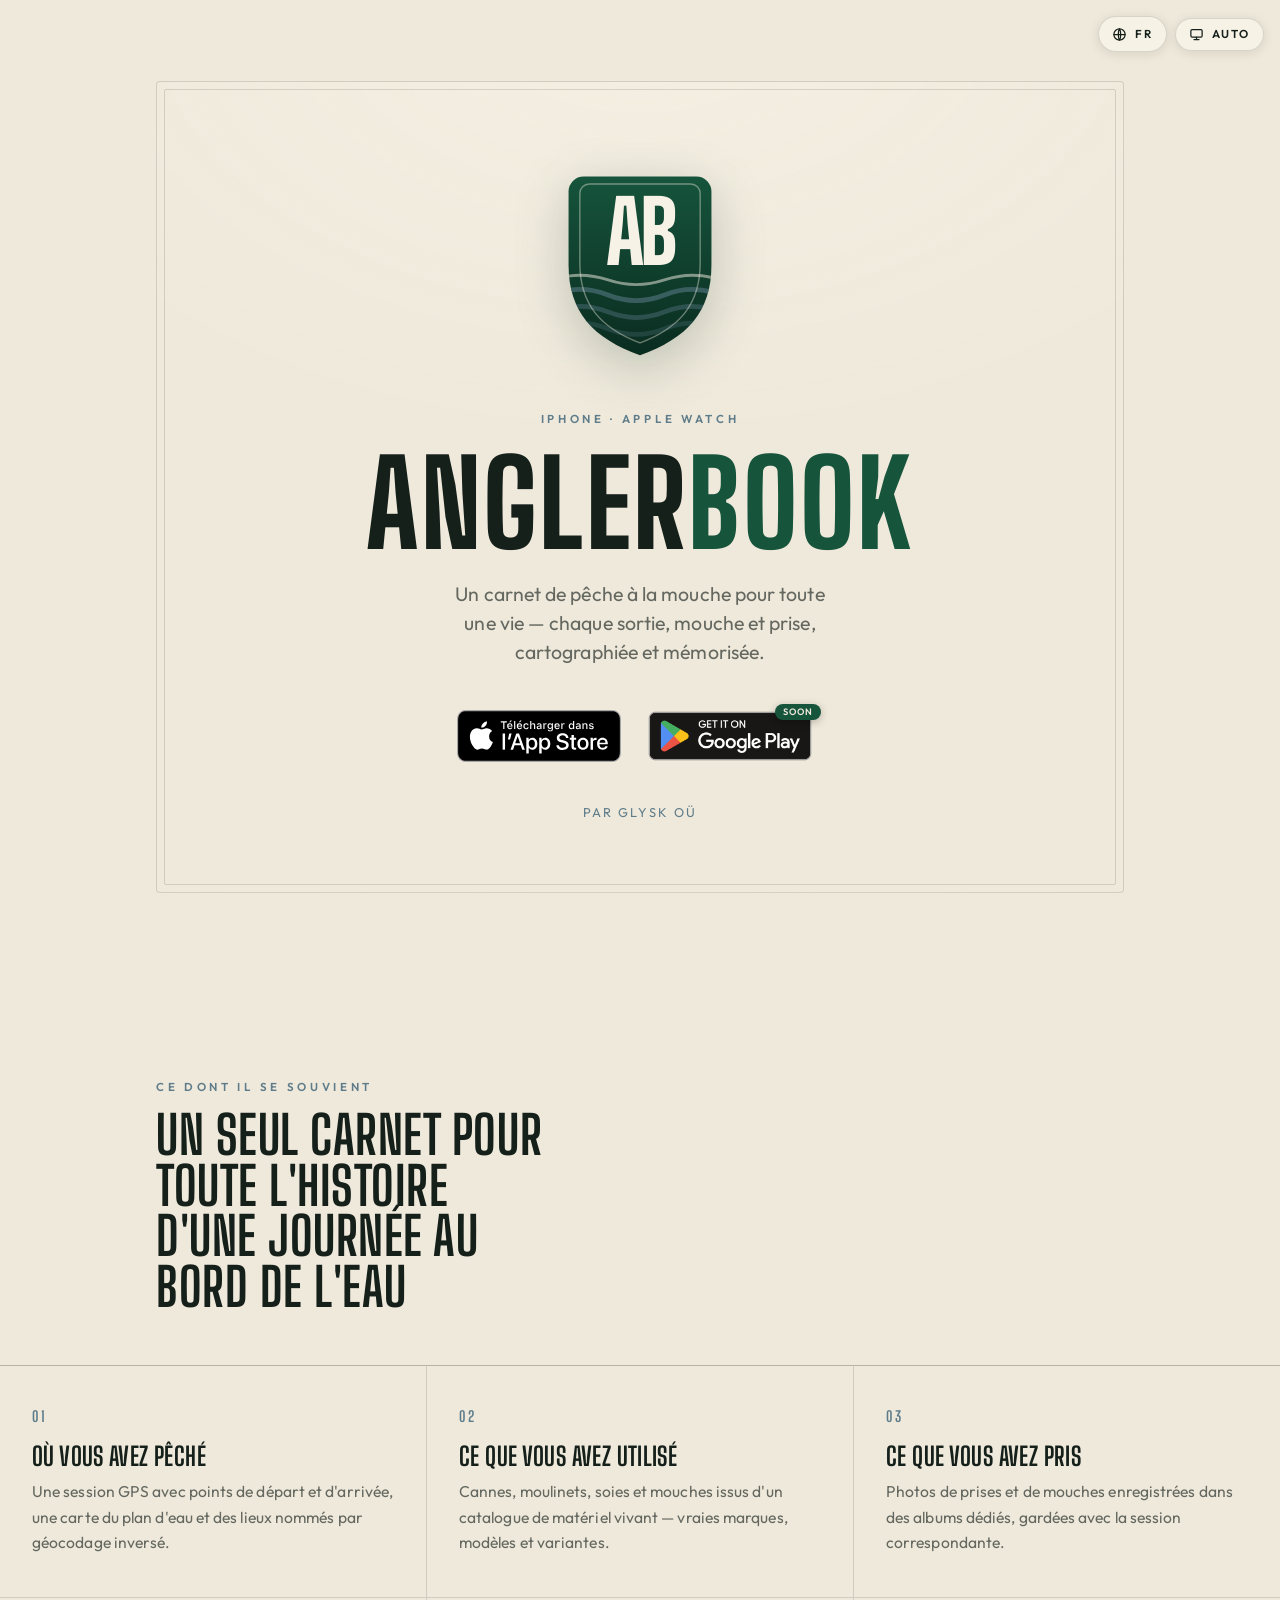
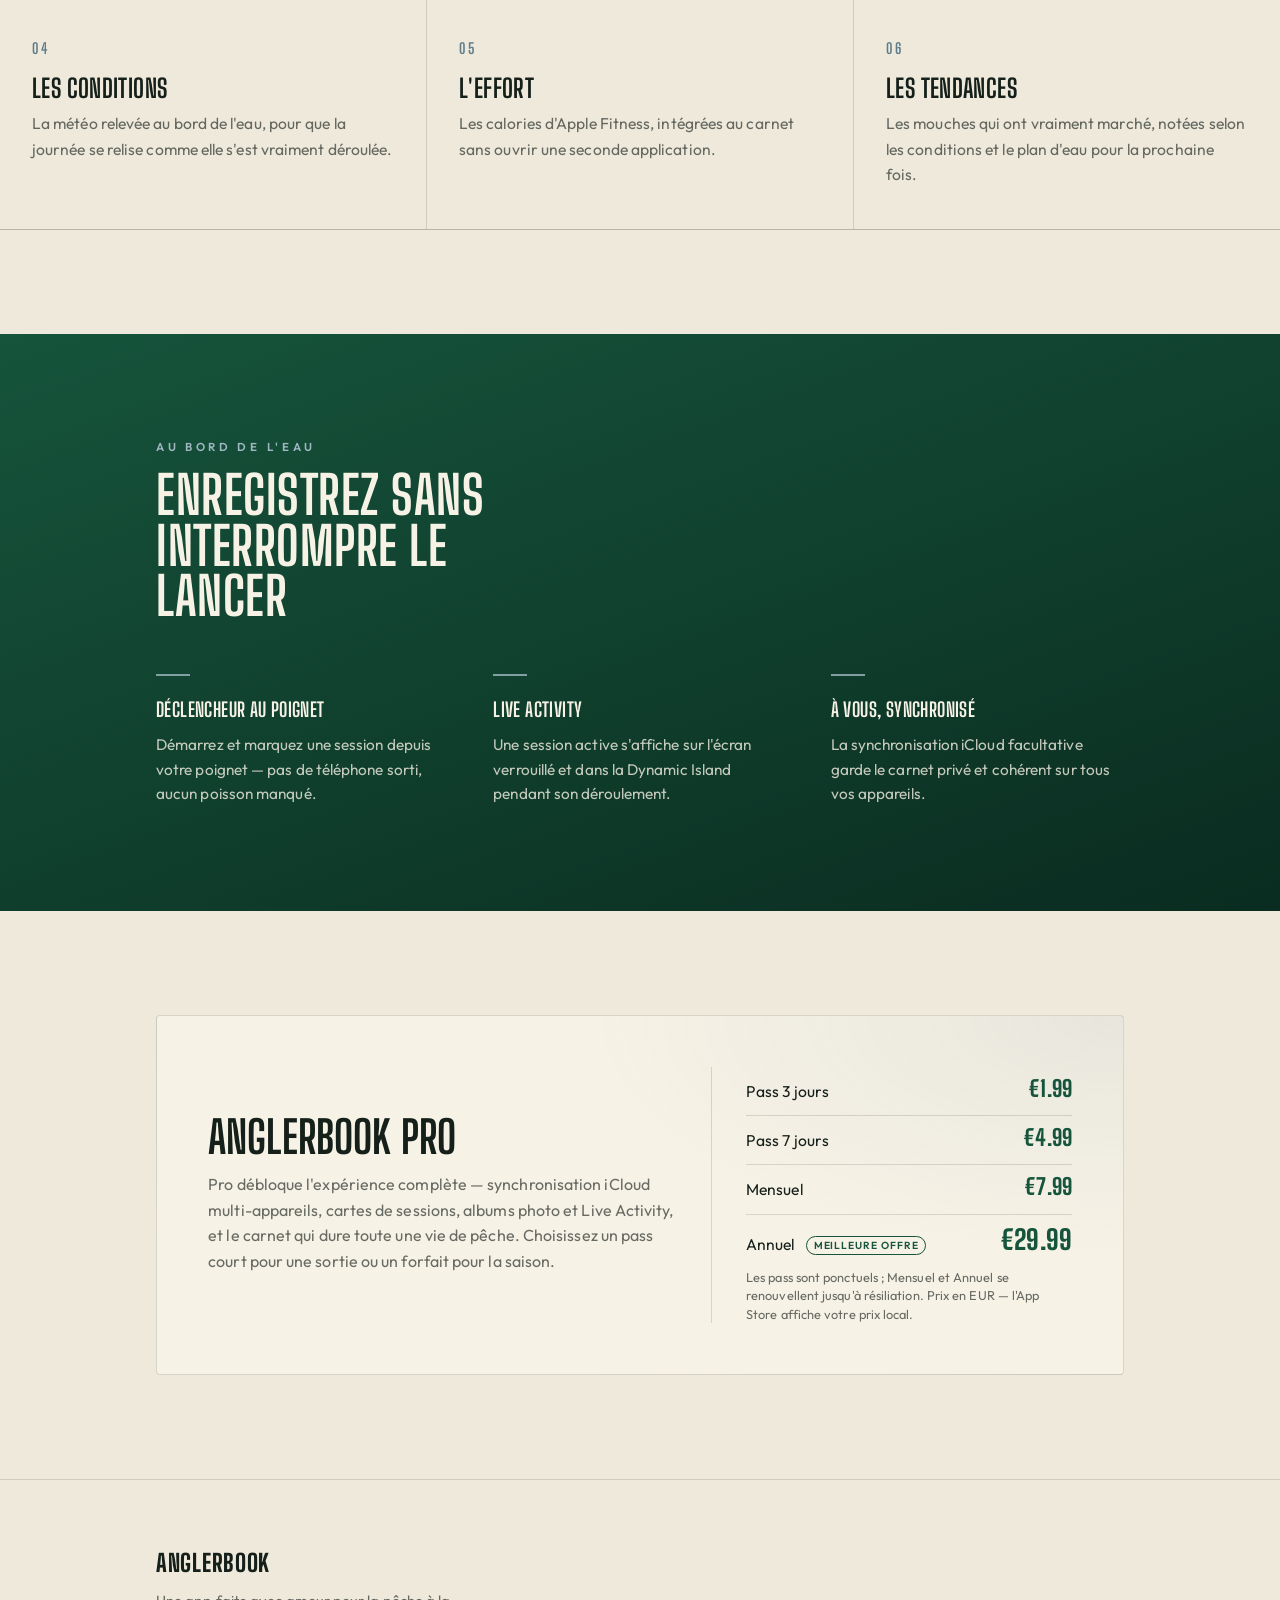
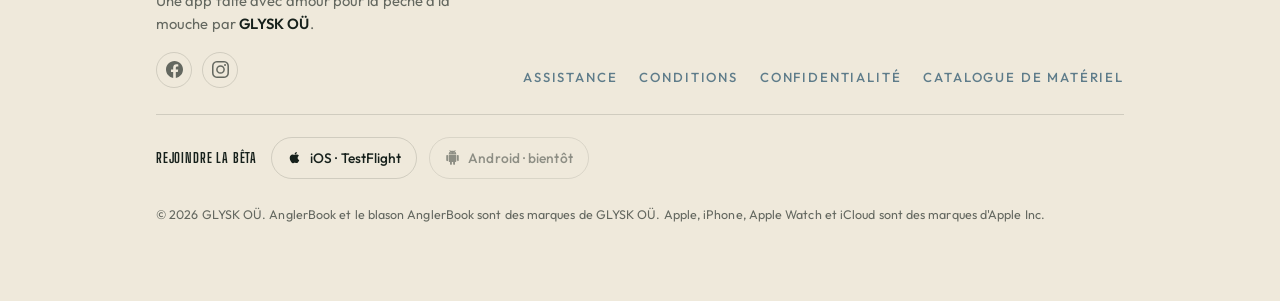
<file: fr/index.html>
<!DOCTYPE html>
<html lang="fr">
<head>
<meta charset="utf-8">
<meta name="viewport" content="width=device-width, initial-scale=1">
<title>AnglerBook — Un carnet de pêche à la mouche pour toute une vie</title>
<meta name="description" content="AnglerBook est un carnet de pêche à la mouche pour iPhone et Apple Watch. Cartographiez chaque sortie, notez votre matériel et les mouches qui ont marché, enregistrez les photos de vos prises et gardez un carnet qui dure toute une vie de pêche.">
<meta name="theme-color" content="#16543C">
<link rel="icon" href="/favicon.svg" type="image/svg+xml">
<link rel="apple-touch-icon" href="/favicon.svg">
<meta property="og:type" content="website">
<meta property="og:title" content="AnglerBook — Un carnet de pêche à la mouche pour toute une vie">
<meta property="og:description" content="Cartographiez chaque sortie, notez votre matériel et les mouches qui ont marché, et gardez un carnet qui dure toute une vie de pêche. Pour iPhone et Apple Watch.">
<meta property="og:url" content="https://anglerbook.fun/fr/">
<meta property="og:image" content="https://anglerbook.fun/og-image.png">
<meta name="twitter:card" content="summary_large_image">
<link rel="canonical" href="https://anglerbook.fun/fr/">
<link rel="alternate" hreflang="en" href="https://anglerbook.fun/">
<link rel="alternate" hreflang="de" href="https://anglerbook.fun/de/">
<link rel="alternate" hreflang="it" href="https://anglerbook.fun/it/">
<link rel="alternate" hreflang="fr" href="https://anglerbook.fun/fr/">
<link rel="alternate" hreflang="x-default" href="https://anglerbook.fun/">
<link rel="stylesheet" href="/assets/style.css">
<script src="/assets/theme.js"></script>
</head>
<body>
<div id="site-controls">
  <details class="lang-menu">
    <summary class="lang-btn" aria-label="Langue"><svg viewBox="0 0 24 24" fill="none" stroke="currentColor" stroke-width="2" stroke-linecap="round" stroke-linejoin="round"><circle cx="12" cy="12" r="9"/><line x1="3" y1="12" x2="21" y2="12"/><path d="M12 3c2.5 3 2.5 15 0 18M12 3c-2.5 3-2.5 15 0 18"/></svg><span>FR</span></summary>
    <div class="lang-pop">
      <a href="/">English</a>
      <a href="/de/">Deutsch</a>
      <a href="/it/">Italiano</a>
      <a href="/fr/" aria-current="true">Français</a>
    </div>
  </details>
</div>


<header class="hero">
  <div class="wrap">
    <div class="badge">
      <svg class="crest" viewBox="0 0 200 240" role="img" aria-label="Blason AnglerBook — un monogramme AB sur l'eau sur un écu vert foncé">
        <defs>
          <linearGradient id="shieldG" x1="0" y1="0" x2="0" y2="1">
            <stop offset="0" stop-color="#16543C"/>
            <stop offset="1" stop-color="#0A2C20"/>
          </linearGradient>
          <clipPath id="shieldClip">
            <path d="M40,24 H160 a16,16 0 0 1 16,16 V118 C176,168 150,196 100,214 C50,196 24,168 24,118 V40 a16,16 0 0 1 16,-16 Z"/>
          </clipPath>
        </defs>
        <path d="M40,24 H160 a16,16 0 0 1 16,16 V118 C176,168 150,196 100,214 C50,196 24,168 24,118 V40 a16,16 0 0 1 16,-16 Z" fill="url(#shieldG)"/>
        <g clip-path="url(#shieldClip)">
          <g class="waterlines">
            <path d="M6,150 q30,-12 60,0 t60,0 t60,0 t60,0" fill="none" stroke="#5E7C8A" stroke-width="5" stroke-linecap="round" opacity="0.55"/>
            <path d="M6,168 q30,-12 60,0 t60,0 t60,0 t60,0" fill="none" stroke="#5E7C8A" stroke-width="5" stroke-linecap="round" opacity="0.40"/>
            <path d="M6,134 q30,-10 60,0 t60,0 t60,0 t60,0" fill="none" stroke="#F7F2E6" stroke-width="3" stroke-linecap="round" opacity="0.50"/>
            <path d="M6,186 q30,-12 60,0 t60,0 t60,0 t60,0" fill="none" stroke="#5E7C8A" stroke-width="5" stroke-linecap="round" opacity="0.26"/>
          </g>
        </g>
        <path d="M46,32 H154 a10,10 0 0 1 10,10 V116 C164,160 142,185 100,201 C58,185 36,160 36,116 V42 a10,10 0 0 1 10,-10 Z" fill="none" stroke="#F7F2E6" stroke-width="1.5" opacity="0.4"/>
        <text x="100" y="118" text-anchor="middle" fill="#F7F2E6" font-size="92" font-weight="800" font-family="'Big Shoulders Display', sans-serif" letter-spacing="-4">AB</text>
      </svg>

      <p class="eyebrow">iPhone · Apple Watch</p>
      <h1 class="wordmark">Angler<span class="b">book</span></h1>
      <p class="lede">Un carnet de pêche à la mouche pour toute une vie — chaque sortie, mouche et prise, cartographiée et mémorisée.</p>
      <div class="store-row">
<a class="appstore-cta" href="https://apps.apple.com/us/app/anglerbook/id6782159651" aria-label="Télécharger AnglerBook sur l'App Store">
        <img class="badge-light" src="/assets/app-store-badge-black-fr.svg" alt="" width="156" height="52">
        <img class="badge-dark" src="/assets/app-store-badge-white-fr.svg" alt="" width="156" height="52">
      </a>
        <span class="store-soon" role="img" aria-label="AnglerBook for Android — coming soon">
          <img class="gp-badge" src="/assets/google-play-badge.png" alt="Get it on Google Play — coming soon">
          <span class="soon-ribbon">Soon</span>
        </span>

      </div>
      <p class="credit">Par GLYSK&nbsp;OÜ</p>
    </div>
  </div>
</header>

<section id="log">
  <div class="wrap">
    <div class="section-head reveal">
      <span class="eyebrow">Ce dont il se souvient</span>
      <h2>Un seul carnet pour toute l'histoire d'une journée au bord de l'eau</h2>
    </div>
  </div>
  <div class="features reveal">
    <div class="feature">
      <span class="num">01</span>
      <h3>Où vous avez pêché</h3>
      <p>Une session GPS avec points de départ et d'arrivée, une carte du plan d'eau et des lieux nommés par géocodage inversé.</p>
    </div>
    <div class="feature">
      <span class="num">02</span>
      <h3>Ce que vous avez utilisé</h3>
      <p>Cannes, moulinets, soies et mouches issus d'un catalogue de matériel vivant — vraies marques, modèles et variantes.</p>
    </div>
    <div class="feature">
      <span class="num">03</span>
      <h3>Ce que vous avez pris</h3>
      <p>Photos de prises et de mouches enregistrées dans des albums dédiés, gardées avec la session correspondante.</p>
    </div>
    <div class="feature">
      <span class="num">04</span>
      <h3>Les conditions</h3>
      <p>La météo relevée au bord de l'eau, pour que la journée se relise comme elle s'est vraiment déroulée.</p>
    </div>
    <div class="feature">
      <span class="num">05</span>
      <h3>L'effort</h3>
      <p>Les calories d'Apple Fitness, intégrées au carnet sans ouvrir une seconde application.</p>
    </div>
    <div class="feature">
      <span class="num">06</span>
      <h3>Les tendances</h3>
      <p>Les mouches qui ont vraiment marché, notées selon les conditions et le plan d'eau pour la prochaine fois.</p>
    </div>
  </div>
</section>

<section class="band reveal">
  <div class="wrap">
    <div class="section-head">
      <span class="eyebrow">Au bord de l'eau</span>
      <h2>Enregistrez sans interrompre le lancer</h2>
    </div>
    <div class="grid">
      <div>
        <div class="line"></div>
        <h3>Déclencheur au poignet</h3>
        <p>Démarrez et marquez une session depuis votre poignet — pas de téléphone sorti, aucun poisson manqué.</p>
      </div>
      <div>
        <div class="line"></div>
        <h3>Live Activity</h3>
        <p>Une session active s'affiche sur l'écran verrouillé et dans la Dynamic Island pendant son déroulement.</p>
      </div>
      <div>
        <div class="line"></div>
        <h3>À vous, synchronisé</h3>
        <p>La synchronisation iCloud facultative garde le carnet privé et cohérent sur tous vos appareils.</p>
      </div>
    </div>
  </div>
</section>

<section class="pro" id="pro">
  <div class="wrap">
    <div class="panel reveal">
      <div>
        <h2>AnglerBook Pro</h2>
        <p>Pro débloque l'expérience complète — synchronisation iCloud multi-appareils, cartes de sessions, albums photo et Live Activity, et le carnet qui dure toute une vie de pêche. Choisissez un pass court pour une sortie ou un forfait pour la saison.</p>
      </div>
      <div class="pro-plans-col">
        <div class="pro-plans">
          <div class="plan"><span class="plan-name">Pass 3 jours</span><span class="plan-price">&euro;1.99</span></div>
          <div class="plan"><span class="plan-name">Pass 7 jours</span><span class="plan-price">&euro;4.99</span></div>
          <div class="plan"><span class="plan-name">Mensuel</span><span class="plan-price">&euro;7.99</span></div>
          <div class="plan is-best"><span class="plan-name">Annuel <em>meilleure offre</em></span><span class="plan-price">&euro;29.99</span></div>
        </div>
        <p class="plan-foot">Les pass sont ponctuels ; Mensuel et Annuel se renouvellent jusqu'à résiliation. Prix en EUR — l'App Store affiche votre prix local.</p>
      </div>
    </div>
  </div>
</section>

<footer class="site-foot">
  <div class="wrap">
    <div class="foot-grid">
      <div>
        <div class="foot-mark">AnglerBook</div>
        <p class="foot-credit">Une app faite avec amour pour la pêche à la mouche par <strong>GLYSK&nbsp;OÜ</strong>.</p>
        <div class="foot-social">
          <a href="https://www.facebook.com/profile.php?id=61591862342798" target="_blank" rel="noopener" aria-label="AnglerBook on Facebook"><svg viewBox="0 0 24 24" fill="currentColor" aria-hidden="true"><path d="M24 12.07C24 5.4 18.63 0 12 0S0 5.4 0 12.07C0 18.1 4.39 23.1 10.13 24v-8.44H7.08v-3.49h3.05V9.41c0-3.02 1.79-4.69 4.53-4.69 1.31 0 2.68.24 2.68.24v2.97h-1.51c-1.49 0-1.96.93-1.96 1.89v2.25h3.33l-.53 3.49h-2.8V24C19.61 23.1 24 18.1 24 12.07z"/></svg></a>
          <a href="https://www.instagram.com/anglerbook.fun/" target="_blank" rel="noopener" aria-label="AnglerBook on Instagram"><svg viewBox="0 0 24 24" fill="currentColor" aria-hidden="true"><path d="M12 2.16c3.2 0 3.58.01 4.85.07 1.17.05 1.8.25 2.23.41.56.22.96.48 1.38.9.42.42.68.82.9 1.38.16.42.36 1.06.41 2.23.06 1.27.07 1.65.07 4.85s-.01 3.58-.07 4.85c-.05 1.17-.25 1.8-.41 2.23-.22.56-.48.96-.9 1.38-.42.42-.82.68-1.38.9-.42.16-1.06.36-2.23.41-1.27.06-1.65.07-4.85.07s-3.58-.01-4.85-.07c-1.17-.05-1.8-.25-2.23-.41-.56-.22-.96-.48-1.38-.9-.42-.42-.68-.82-.9-1.38-.16-.42-.36-1.06-.41-2.23-.06-1.27-.07-1.65-.07-4.85s.01-3.58.07-4.85c.05-1.17.25-1.8.41-2.23.22-.56.48-.96.9-1.38.42-.42.82-.68 1.38-.9.42-.16 1.06-.36 2.23-.41 1.27-.06 1.65-.07 4.85-.07M12 0C8.74 0 8.33.01 7.05.07 5.78.13 4.9.33 4.14.63 3.35.94 2.68 1.35 2.01 2.01 1.35 2.68.94 3.35.63 4.14.33 4.9.13 5.78.07 7.05.01 8.33 0 8.74 0 12s.01 3.67.07 4.95c.06 1.27.26 2.15.56 2.91.31.79.72 1.46 1.38 2.13.67.66 1.34 1.07 2.13 1.38.76.3 1.64.5 2.91.56C8.33 23.99 8.74 24 12 24s3.67-.01 4.95-.07c1.27-.06 2.15-.26 2.91-.56.79-.31 1.46-.72 2.13-1.38.66-.67 1.07-1.34 1.38-2.13.3-.76.5-1.64.56-2.91.06-1.28.07-1.69.07-4.95s-.01-3.67-.07-4.95c-.06-1.27-.26-2.15-.56-2.91-.31-.79-.72-1.46-1.38-2.13-.67-.66-1.34-1.07-2.13-1.38-.76-.3-1.64-.5-2.91-.56C15.67.01 15.26 0 12 0z M12 5.84A6.16 6.16 0 1 0 12 18.16 6.16 6.16 0 0 0 12 5.84M12 16a4 4 0 1 1 0-8 4 4 0 0 1 0 8z M18.41 4.15a1.44 1.44 0 1 0 0 2.88 1.44 1.44 0 0 0 0-2.88z"/></svg></a>
        </div>

      </div>
      <nav class="foot-links" aria-label="Pied de page">
        <a href="/support.html">Assistance</a>
        <a href="/terms.html">Conditions</a>
        <a href="/privacy.html">Confidentialité</a>
        <a href="https://catalog.anglerbook.fun/">Catalogue de matériel</a>
      </nav>
    </div>
    <div class="foot-beta">
      <span class="foot-beta-label">Rejoindre la bêta</span>
      <a class="beta-btn" href="https://testflight.apple.com/join/9vwJfqD3" target="_blank" rel="noopener">
        <svg viewBox="0 0 24 24" aria-hidden="true" fill="currentColor"><path d="M17.05 20.28c-.98.95-2.05.8-3.08.35-1.09-.46-2.09-.48-3.24 0-1.44.62-2.2.44-3.06-.35C2.79 15.25 3.51 7.59 9.05 7.31c1.35.07 2.29.74 3.08.8 1.18-.24 2.31-.93 3.57-.84 1.51.12 2.65.72 3.4 1.8-3.12 1.87-2.38 5.98.48 7.13-.57 1.5-1.31 2.99-2.54 4.09zM12.03 7.25c-.15-2.23 1.66-4.07 3.74-4.25.29 2.58-2.34 4.5-3.74 4.25z"/></svg>
        iOS &middot; TestFlight
      </a>
      <span class="beta-btn is-soon" aria-disabled="true">
        <svg viewBox="0 0 24 24" aria-hidden="true" fill="currentColor"><path d="M6 18c0 .55.45 1 1 1h1v3.5c0 .83.67 1.5 1.5 1.5s1.5-.67 1.5-1.5V19h2v3.5c0 .83.67 1.5 1.5 1.5s1.5-.67 1.5-1.5V19h1c.55 0 1-.45 1-1V8H6v10zM3.5 8C2.67 8 2 8.67 2 9.5v7c0 .83.67 1.5 1.5 1.5S5 17.33 5 16.5v-7C5 8.67 4.33 8 3.5 8zm17 0c-.83 0-1.5.67-1.5 1.5v7c0 .83.67 1.5 1.5 1.5s1.5-.67 1.5-1.5v-7c0-.83-.67-1.5-1.5-1.5zm-4.97-5.84l1.3-1.3c.2-.2.2-.51 0-.71-.2-.2-.51-.2-.71 0l-1.48 1.48C13.85 1.23 12.95 1 12 1c-.96 0-1.86.23-2.66.63L7.85.15c-.2-.2-.51-.2-.71 0-.2.2-.2.51 0 .71l1.31 1.31C6.97 3.26 6 5.01 6 7h12c0-1.99-.97-3.75-2.44-4.84zM10 5H9V4h1v1zm5 0h-1V4h1v1z"/></svg>
        Android &middot; bientôt
      </span>
    </div>
    <p class="foot-legal">© <span id="yr">2026</span> GLYSK&nbsp;OÜ. AnglerBook et le blason AnglerBook sont des marques de GLYSK&nbsp;OÜ. Apple, iPhone, Apple Watch et iCloud sont des marques d'Apple Inc.</p>
  </div>
</footer>

<script>
  document.getElementById('yr').textContent = new Date().getFullYear();
  (function () {
    var els = document.querySelectorAll('.reveal');
    if (!('IntersectionObserver' in window)) { els.forEach(function(e){e.classList.add('in');}); return; }
    var io = new IntersectionObserver(function (entries) {
      entries.forEach(function (en) { if (en.isIntersecting) { en.target.classList.add('in'); io.unobserve(en.target); } });
    }, { rootMargin: '0px 0px -8% 0px' });
    els.forEach(function (e) { io.observe(e); });
  })();
</script>
</body>
</html>
</file>
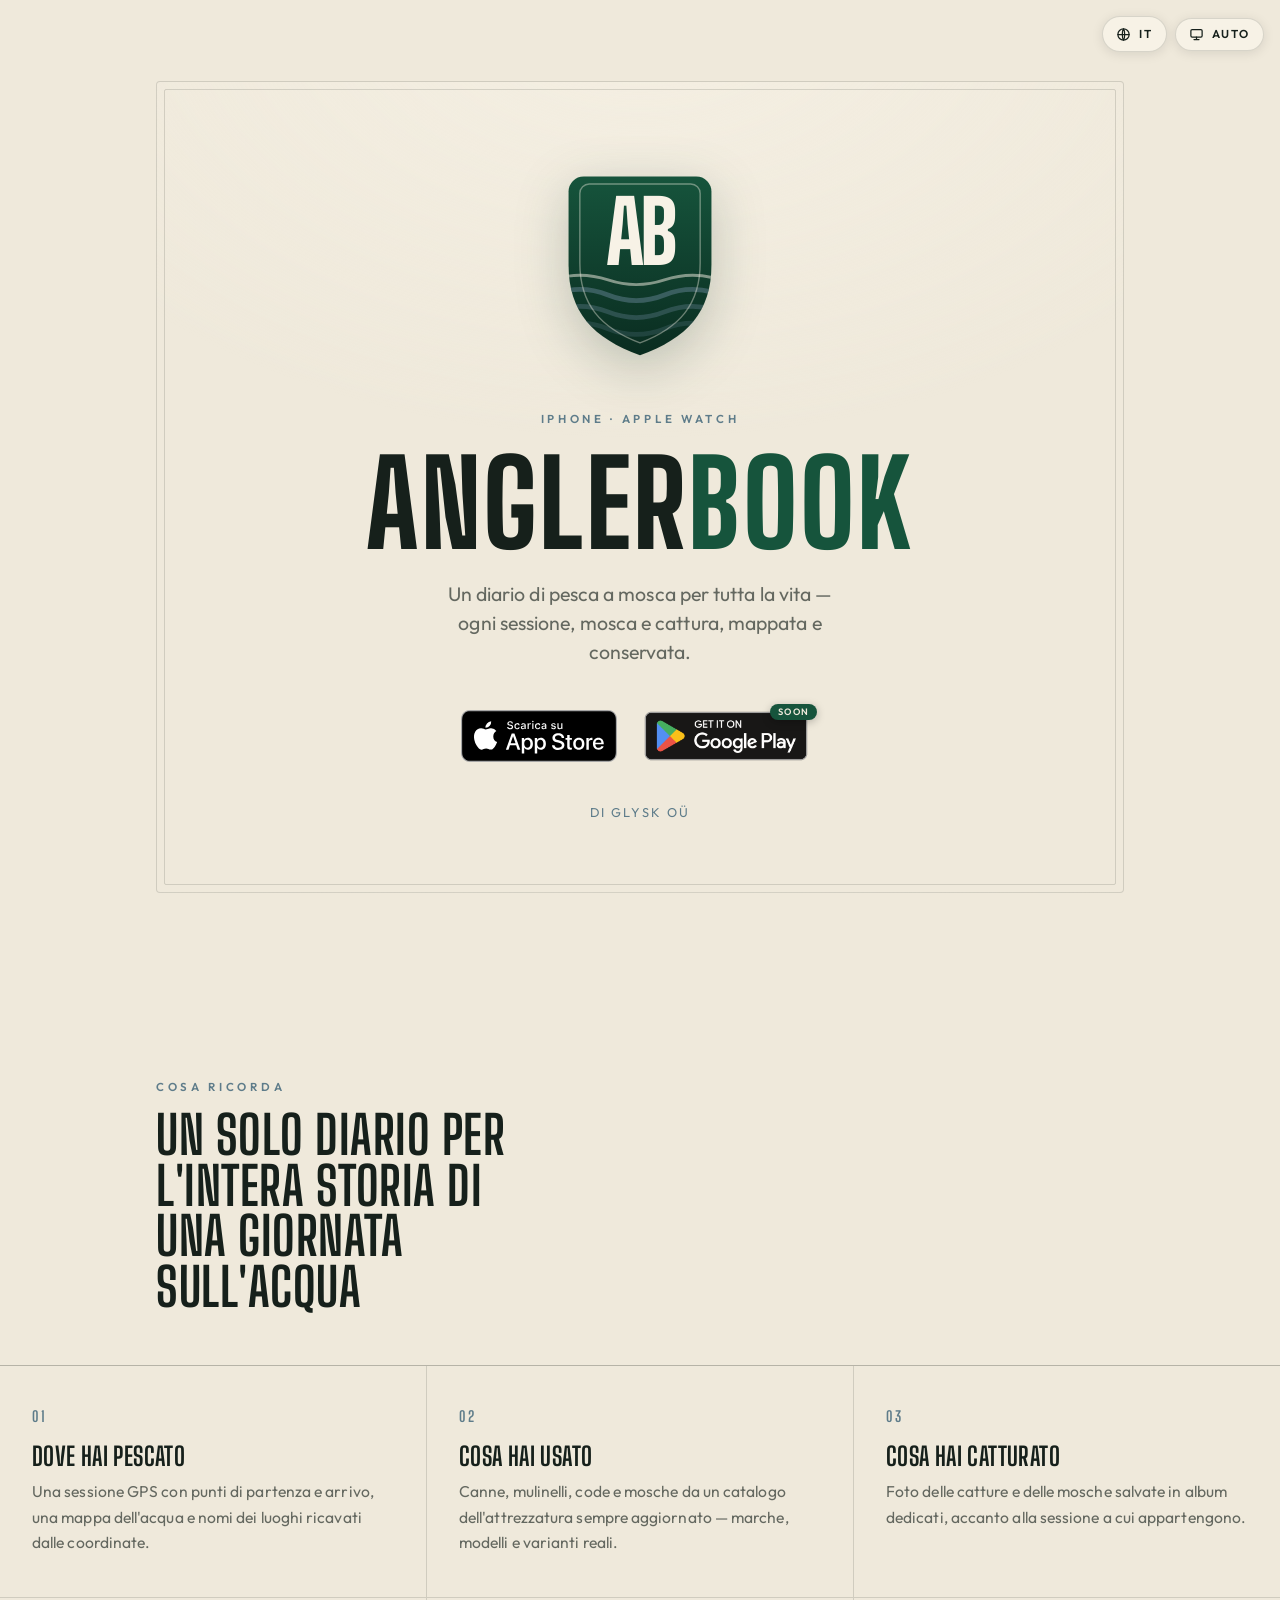
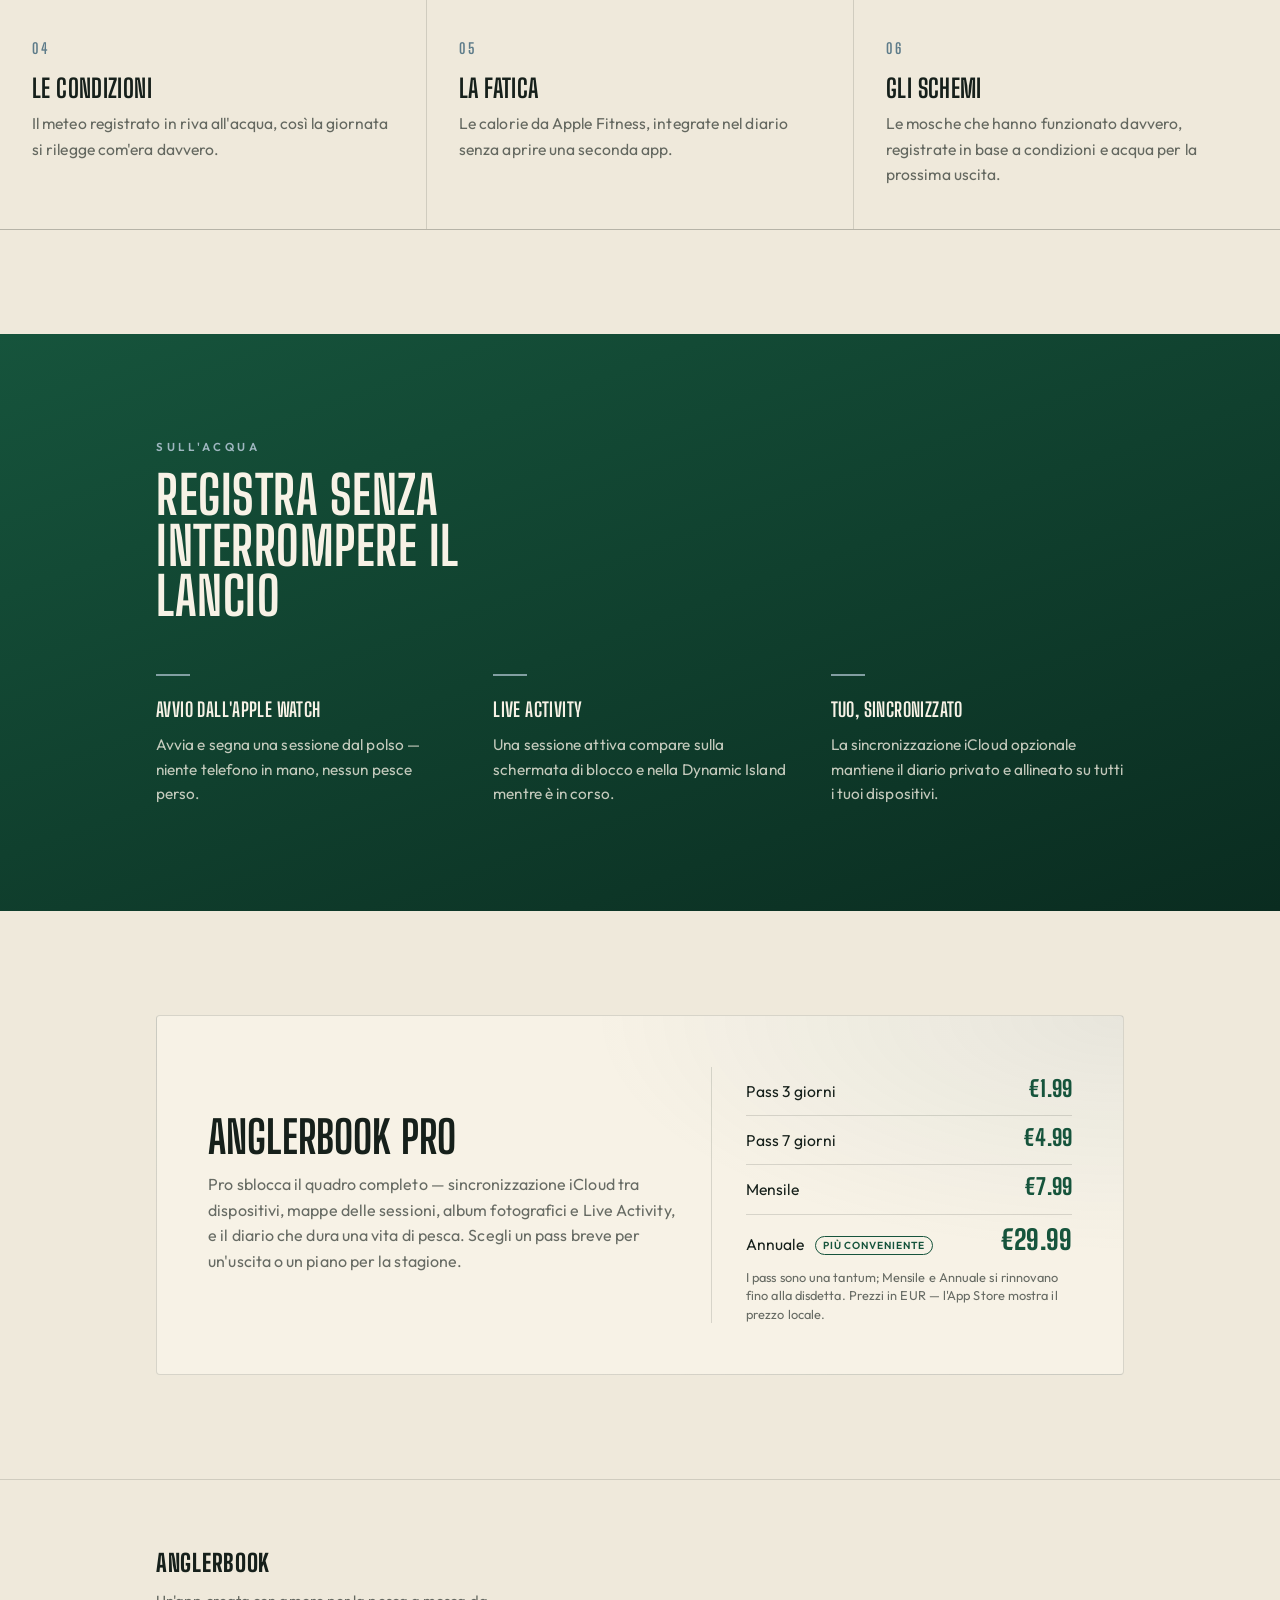
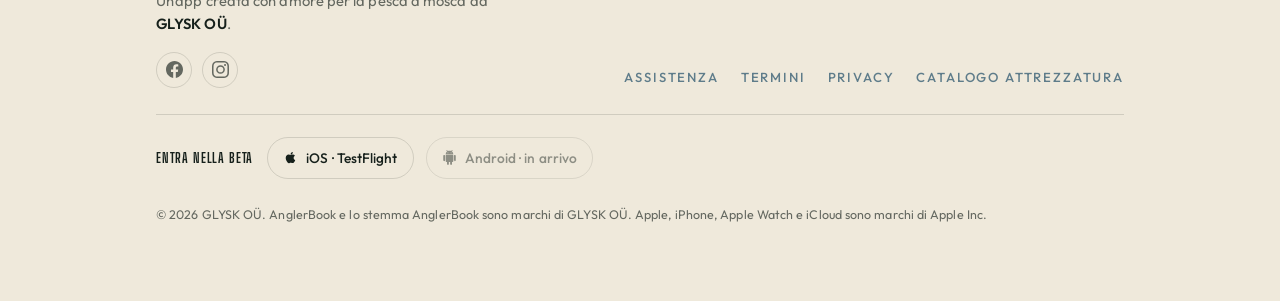
<file: it/index.html>
<!DOCTYPE html>
<html lang="it">
<head>
<meta charset="utf-8">
<meta name="viewport" content="width=device-width, initial-scale=1">
<title>AnglerBook — Un diario di pesca a mosca per tutta la vita</title>
<meta name="description" content="AnglerBook è un diario di pesca a mosca per iPhone e Apple Watch. Mappa ogni sessione, registra l'attrezzatura e le mosche che hanno funzionato, salva le foto delle catture e conserva un archivio che dura una vita di pesca.">
<meta name="theme-color" content="#16543C">
<link rel="icon" href="/favicon.svg" type="image/svg+xml">
<link rel="apple-touch-icon" href="/favicon.svg">
<meta property="og:type" content="website">
<meta property="og:title" content="AnglerBook — Un diario di pesca a mosca per tutta la vita">
<meta property="og:description" content="Mappa ogni sessione, registra l'attrezzatura e le mosche che hanno funzionato, e conserva un archivio che dura una vita di pesca. Per iPhone e Apple Watch.">
<meta property="og:url" content="https://anglerbook.fun/it/">
<meta property="og:image" content="https://anglerbook.fun/og-image.png">
<meta name="twitter:card" content="summary_large_image">
<link rel="canonical" href="https://anglerbook.fun/it/">
<link rel="alternate" hreflang="en" href="https://anglerbook.fun/">
<link rel="alternate" hreflang="de" href="https://anglerbook.fun/de/">
<link rel="alternate" hreflang="it" href="https://anglerbook.fun/it/">
<link rel="alternate" hreflang="fr" href="https://anglerbook.fun/fr/">
<link rel="alternate" hreflang="x-default" href="https://anglerbook.fun/">
<link rel="stylesheet" href="/assets/style.css">
<script src="/assets/theme.js"></script>
</head>
<body>
<div id="site-controls">
  <details class="lang-menu">
    <summary class="lang-btn" aria-label="Lingua"><svg viewBox="0 0 24 24" fill="none" stroke="currentColor" stroke-width="2" stroke-linecap="round" stroke-linejoin="round"><circle cx="12" cy="12" r="9"/><line x1="3" y1="12" x2="21" y2="12"/><path d="M12 3c2.5 3 2.5 15 0 18M12 3c-2.5 3-2.5 15 0 18"/></svg><span>IT</span></summary>
    <div class="lang-pop">
      <a href="/">English</a>
      <a href="/de/">Deutsch</a>
      <a href="/it/" aria-current="true">Italiano</a>
      <a href="/fr/">Français</a>
    </div>
  </details>
</div>


<header class="hero">
  <div class="wrap">
    <div class="badge">
      <svg class="crest" viewBox="0 0 200 240" role="img" aria-label="Stemma AnglerBook — un monogramma AB sull'acqua su uno scudo verde scuro">
        <defs>
          <linearGradient id="shieldG" x1="0" y1="0" x2="0" y2="1">
            <stop offset="0" stop-color="#16543C"/>
            <stop offset="1" stop-color="#0A2C20"/>
          </linearGradient>
          <clipPath id="shieldClip">
            <path d="M40,24 H160 a16,16 0 0 1 16,16 V118 C176,168 150,196 100,214 C50,196 24,168 24,118 V40 a16,16 0 0 1 16,-16 Z"/>
          </clipPath>
        </defs>
        <path d="M40,24 H160 a16,16 0 0 1 16,16 V118 C176,168 150,196 100,214 C50,196 24,168 24,118 V40 a16,16 0 0 1 16,-16 Z" fill="url(#shieldG)"/>
        <g clip-path="url(#shieldClip)">
          <g class="waterlines">
            <path d="M6,150 q30,-12 60,0 t60,0 t60,0 t60,0" fill="none" stroke="#5E7C8A" stroke-width="5" stroke-linecap="round" opacity="0.55"/>
            <path d="M6,168 q30,-12 60,0 t60,0 t60,0 t60,0" fill="none" stroke="#5E7C8A" stroke-width="5" stroke-linecap="round" opacity="0.40"/>
            <path d="M6,134 q30,-10 60,0 t60,0 t60,0 t60,0" fill="none" stroke="#F7F2E6" stroke-width="3" stroke-linecap="round" opacity="0.50"/>
            <path d="M6,186 q30,-12 60,0 t60,0 t60,0 t60,0" fill="none" stroke="#5E7C8A" stroke-width="5" stroke-linecap="round" opacity="0.26"/>
          </g>
        </g>
        <path d="M46,32 H154 a10,10 0 0 1 10,10 V116 C164,160 142,185 100,201 C58,185 36,160 36,116 V42 a10,10 0 0 1 10,-10 Z" fill="none" stroke="#F7F2E6" stroke-width="1.5" opacity="0.4"/>
        <text x="100" y="118" text-anchor="middle" fill="#F7F2E6" font-size="92" font-weight="800" font-family="'Big Shoulders Display', sans-serif" letter-spacing="-4">AB</text>
      </svg>

      <p class="eyebrow">iPhone · Apple Watch</p>
      <h1 class="wordmark">Angler<span class="b">book</span></h1>
      <p class="lede">Un diario di pesca a mosca per tutta la vita — ogni sessione, mosca e cattura, mappata e conservata.</p>
      <div class="store-row">
<a class="appstore-cta" href="https://apps.apple.com/us/app/anglerbook/id6782159651" aria-label="Scarica AnglerBook sull'App Store">
        <img class="badge-light" src="/assets/app-store-badge-black-it.svg" alt="" width="156" height="52">
        <img class="badge-dark" src="/assets/app-store-badge-white-it.svg" alt="" width="156" height="52">
      </a>
        <span class="store-soon" role="img" aria-label="AnglerBook for Android — coming soon">
          <img class="gp-badge" src="/assets/google-play-badge.png" alt="Get it on Google Play — coming soon">
          <span class="soon-ribbon">Soon</span>
        </span>

      </div>
      <p class="credit">Di GLYSK&nbsp;OÜ</p>
    </div>
  </div>
</header>

<section id="log">
  <div class="wrap">
    <div class="section-head reveal">
      <span class="eyebrow">Cosa ricorda</span>
      <h2>Un solo diario per l'intera storia di una giornata sull'acqua</h2>
    </div>
  </div>
  <div class="features reveal">
    <div class="feature">
      <span class="num">01</span>
      <h3>Dove hai pescato</h3>
      <p>Una sessione GPS con punti di partenza e arrivo, una mappa dell'acqua e nomi dei luoghi ricavati dalle coordinate.</p>
    </div>
    <div class="feature">
      <span class="num">02</span>
      <h3>Cosa hai usato</h3>
      <p>Canne, mulinelli, code e mosche da un catalogo dell'attrezzatura sempre aggiornato — marche, modelli e varianti reali.</p>
    </div>
    <div class="feature">
      <span class="num">03</span>
      <h3>Cosa hai catturato</h3>
      <p>Foto delle catture e delle mosche salvate in album dedicati, accanto alla sessione a cui appartengono.</p>
    </div>
    <div class="feature">
      <span class="num">04</span>
      <h3>Le condizioni</h3>
      <p>Il meteo registrato in riva all'acqua, così la giornata si rilegge com'era davvero.</p>
    </div>
    <div class="feature">
      <span class="num">05</span>
      <h3>La fatica</h3>
      <p>Le calorie da Apple Fitness, integrate nel diario senza aprire una seconda app.</p>
    </div>
    <div class="feature">
      <span class="num">06</span>
      <h3>Gli schemi</h3>
      <p>Le mosche che hanno funzionato davvero, registrate in base a condizioni e acqua per la prossima uscita.</p>
    </div>
  </div>
</section>

<section class="band reveal">
  <div class="wrap">
    <div class="section-head">
      <span class="eyebrow">Sull'acqua</span>
      <h2>Registra senza interrompere il lancio</h2>
    </div>
    <div class="grid">
      <div>
        <div class="line"></div>
        <h3>Avvio dall'Apple Watch</h3>
        <p>Avvia e segna una sessione dal polso — niente telefono in mano, nessun pesce perso.</p>
      </div>
      <div>
        <div class="line"></div>
        <h3>Live Activity</h3>
        <p>Una sessione attiva compare sulla schermata di blocco e nella Dynamic Island mentre è in corso.</p>
      </div>
      <div>
        <div class="line"></div>
        <h3>Tuo, sincronizzato</h3>
        <p>La sincronizzazione iCloud opzionale mantiene il diario privato e allineato su tutti i tuoi dispositivi.</p>
      </div>
    </div>
  </div>
</section>

<section class="pro" id="pro">
  <div class="wrap">
    <div class="panel reveal">
      <div>
        <h2>AnglerBook Pro</h2>
        <p>Pro sblocca il quadro completo — sincronizzazione iCloud tra dispositivi, mappe delle sessioni, album fotografici e Live Activity, e il diario che dura una vita di pesca. Scegli un pass breve per un'uscita o un piano per la stagione.</p>
      </div>
      <div class="pro-plans-col">
        <div class="pro-plans">
          <div class="plan"><span class="plan-name">Pass 3 giorni</span><span class="plan-price">&euro;1.99</span></div>
          <div class="plan"><span class="plan-name">Pass 7 giorni</span><span class="plan-price">&euro;4.99</span></div>
          <div class="plan"><span class="plan-name">Mensile</span><span class="plan-price">&euro;7.99</span></div>
          <div class="plan is-best"><span class="plan-name">Annuale <em>più conveniente</em></span><span class="plan-price">&euro;29.99</span></div>
        </div>
        <p class="plan-foot">I pass sono una tantum; Mensile e Annuale si rinnovano fino alla disdetta. Prezzi in EUR — l'App Store mostra il prezzo locale.</p>
      </div>
    </div>
  </div>
</section>

<footer class="site-foot">
  <div class="wrap">
    <div class="foot-grid">
      <div>
        <div class="foot-mark">AnglerBook</div>
        <p class="foot-credit">Un'app creata con amore per la pesca a mosca da <strong>GLYSK&nbsp;OÜ</strong>.</p>
        <div class="foot-social">
          <a href="https://www.facebook.com/profile.php?id=61591862342798" target="_blank" rel="noopener" aria-label="AnglerBook on Facebook"><svg viewBox="0 0 24 24" fill="currentColor" aria-hidden="true"><path d="M24 12.07C24 5.4 18.63 0 12 0S0 5.4 0 12.07C0 18.1 4.39 23.1 10.13 24v-8.44H7.08v-3.49h3.05V9.41c0-3.02 1.79-4.69 4.53-4.69 1.31 0 2.68.24 2.68.24v2.97h-1.51c-1.49 0-1.96.93-1.96 1.89v2.25h3.33l-.53 3.49h-2.8V24C19.61 23.1 24 18.1 24 12.07z"/></svg></a>
          <a href="https://www.instagram.com/anglerbook.fun/" target="_blank" rel="noopener" aria-label="AnglerBook on Instagram"><svg viewBox="0 0 24 24" fill="currentColor" aria-hidden="true"><path d="M12 2.16c3.2 0 3.58.01 4.85.07 1.17.05 1.8.25 2.23.41.56.22.96.48 1.38.9.42.42.68.82.9 1.38.16.42.36 1.06.41 2.23.06 1.27.07 1.65.07 4.85s-.01 3.58-.07 4.85c-.05 1.17-.25 1.8-.41 2.23-.22.56-.48.96-.9 1.38-.42.42-.82.68-1.38.9-.42.16-1.06.36-2.23.41-1.27.06-1.65.07-4.85.07s-3.58-.01-4.85-.07c-1.17-.05-1.8-.25-2.23-.41-.56-.22-.96-.48-1.38-.9-.42-.42-.68-.82-.9-1.38-.16-.42-.36-1.06-.41-2.23-.06-1.27-.07-1.65-.07-4.85s.01-3.58.07-4.85c.05-1.17.25-1.8.41-2.23.22-.56.48-.96.9-1.38.42-.42.82-.68 1.38-.9.42-.16 1.06-.36 2.23-.41 1.27-.06 1.65-.07 4.85-.07M12 0C8.74 0 8.33.01 7.05.07 5.78.13 4.9.33 4.14.63 3.35.94 2.68 1.35 2.01 2.01 1.35 2.68.94 3.35.63 4.14.33 4.9.13 5.78.07 7.05.01 8.33 0 8.74 0 12s.01 3.67.07 4.95c.06 1.27.26 2.15.56 2.91.31.79.72 1.46 1.38 2.13.67.66 1.34 1.07 2.13 1.38.76.3 1.64.5 2.91.56C8.33 23.99 8.74 24 12 24s3.67-.01 4.95-.07c1.27-.06 2.15-.26 2.91-.56.79-.31 1.46-.72 2.13-1.38.66-.67 1.07-1.34 1.38-2.13.3-.76.5-1.64.56-2.91.06-1.28.07-1.69.07-4.95s-.01-3.67-.07-4.95c-.06-1.27-.26-2.15-.56-2.91-.31-.79-.72-1.46-1.38-2.13-.67-.66-1.34-1.07-2.13-1.38-.76-.3-1.64-.5-2.91-.56C15.67.01 15.26 0 12 0z M12 5.84A6.16 6.16 0 1 0 12 18.16 6.16 6.16 0 0 0 12 5.84M12 16a4 4 0 1 1 0-8 4 4 0 0 1 0 8z M18.41 4.15a1.44 1.44 0 1 0 0 2.88 1.44 1.44 0 0 0 0-2.88z"/></svg></a>
        </div>

      </div>
      <nav class="foot-links" aria-label="Piè di pagina">
        <a href="/support.html">Assistenza</a>
        <a href="/terms.html">Termini</a>
        <a href="/privacy.html">Privacy</a>
        <a href="https://catalog.anglerbook.fun/">Catalogo attrezzatura</a>
      </nav>
    </div>
    <div class="foot-beta">
      <span class="foot-beta-label">Entra nella beta</span>
      <a class="beta-btn" href="https://testflight.apple.com/join/9vwJfqD3" target="_blank" rel="noopener">
        <svg viewBox="0 0 24 24" aria-hidden="true" fill="currentColor"><path d="M17.05 20.28c-.98.95-2.05.8-3.08.35-1.09-.46-2.09-.48-3.24 0-1.44.62-2.2.44-3.06-.35C2.79 15.25 3.51 7.59 9.05 7.31c1.35.07 2.29.74 3.08.8 1.18-.24 2.31-.93 3.57-.84 1.51.12 2.65.72 3.4 1.8-3.12 1.87-2.38 5.98.48 7.13-.57 1.5-1.31 2.99-2.54 4.09zM12.03 7.25c-.15-2.23 1.66-4.07 3.74-4.25.29 2.58-2.34 4.5-3.74 4.25z"/></svg>
        iOS &middot; TestFlight
      </a>
      <span class="beta-btn is-soon" aria-disabled="true">
        <svg viewBox="0 0 24 24" aria-hidden="true" fill="currentColor"><path d="M6 18c0 .55.45 1 1 1h1v3.5c0 .83.67 1.5 1.5 1.5s1.5-.67 1.5-1.5V19h2v3.5c0 .83.67 1.5 1.5 1.5s1.5-.67 1.5-1.5V19h1c.55 0 1-.45 1-1V8H6v10zM3.5 8C2.67 8 2 8.67 2 9.5v7c0 .83.67 1.5 1.5 1.5S5 17.33 5 16.5v-7C5 8.67 4.33 8 3.5 8zm17 0c-.83 0-1.5.67-1.5 1.5v7c0 .83.67 1.5 1.5 1.5s1.5-.67 1.5-1.5v-7c0-.83-.67-1.5-1.5-1.5zm-4.97-5.84l1.3-1.3c.2-.2.2-.51 0-.71-.2-.2-.51-.2-.71 0l-1.48 1.48C13.85 1.23 12.95 1 12 1c-.96 0-1.86.23-2.66.63L7.85.15c-.2-.2-.51-.2-.71 0-.2.2-.2.51 0 .71l1.31 1.31C6.97 3.26 6 5.01 6 7h12c0-1.99-.97-3.75-2.44-4.84zM10 5H9V4h1v1zm5 0h-1V4h1v1z"/></svg>
        Android &middot; in arrivo
      </span>
    </div>
    <p class="foot-legal">© <span id="yr">2026</span> GLYSK&nbsp;OÜ. AnglerBook e lo stemma AnglerBook sono marchi di GLYSK&nbsp;OÜ. Apple, iPhone, Apple Watch e iCloud sono marchi di Apple Inc.</p>
  </div>
</footer>

<script>
  document.getElementById('yr').textContent = new Date().getFullYear();
  (function () {
    var els = document.querySelectorAll('.reveal');
    if (!('IntersectionObserver' in window)) { els.forEach(function(e){e.classList.add('in');}); return; }
    var io = new IntersectionObserver(function (entries) {
      entries.forEach(function (en) { if (en.isIntersecting) { en.target.classList.add('in'); io.unobserve(en.target); } });
    }, { rootMargin: '0px 0px -8% 0px' });
    els.forEach(function (e) { io.observe(e); });
  })();
</script>
</body>
</html>
</file>
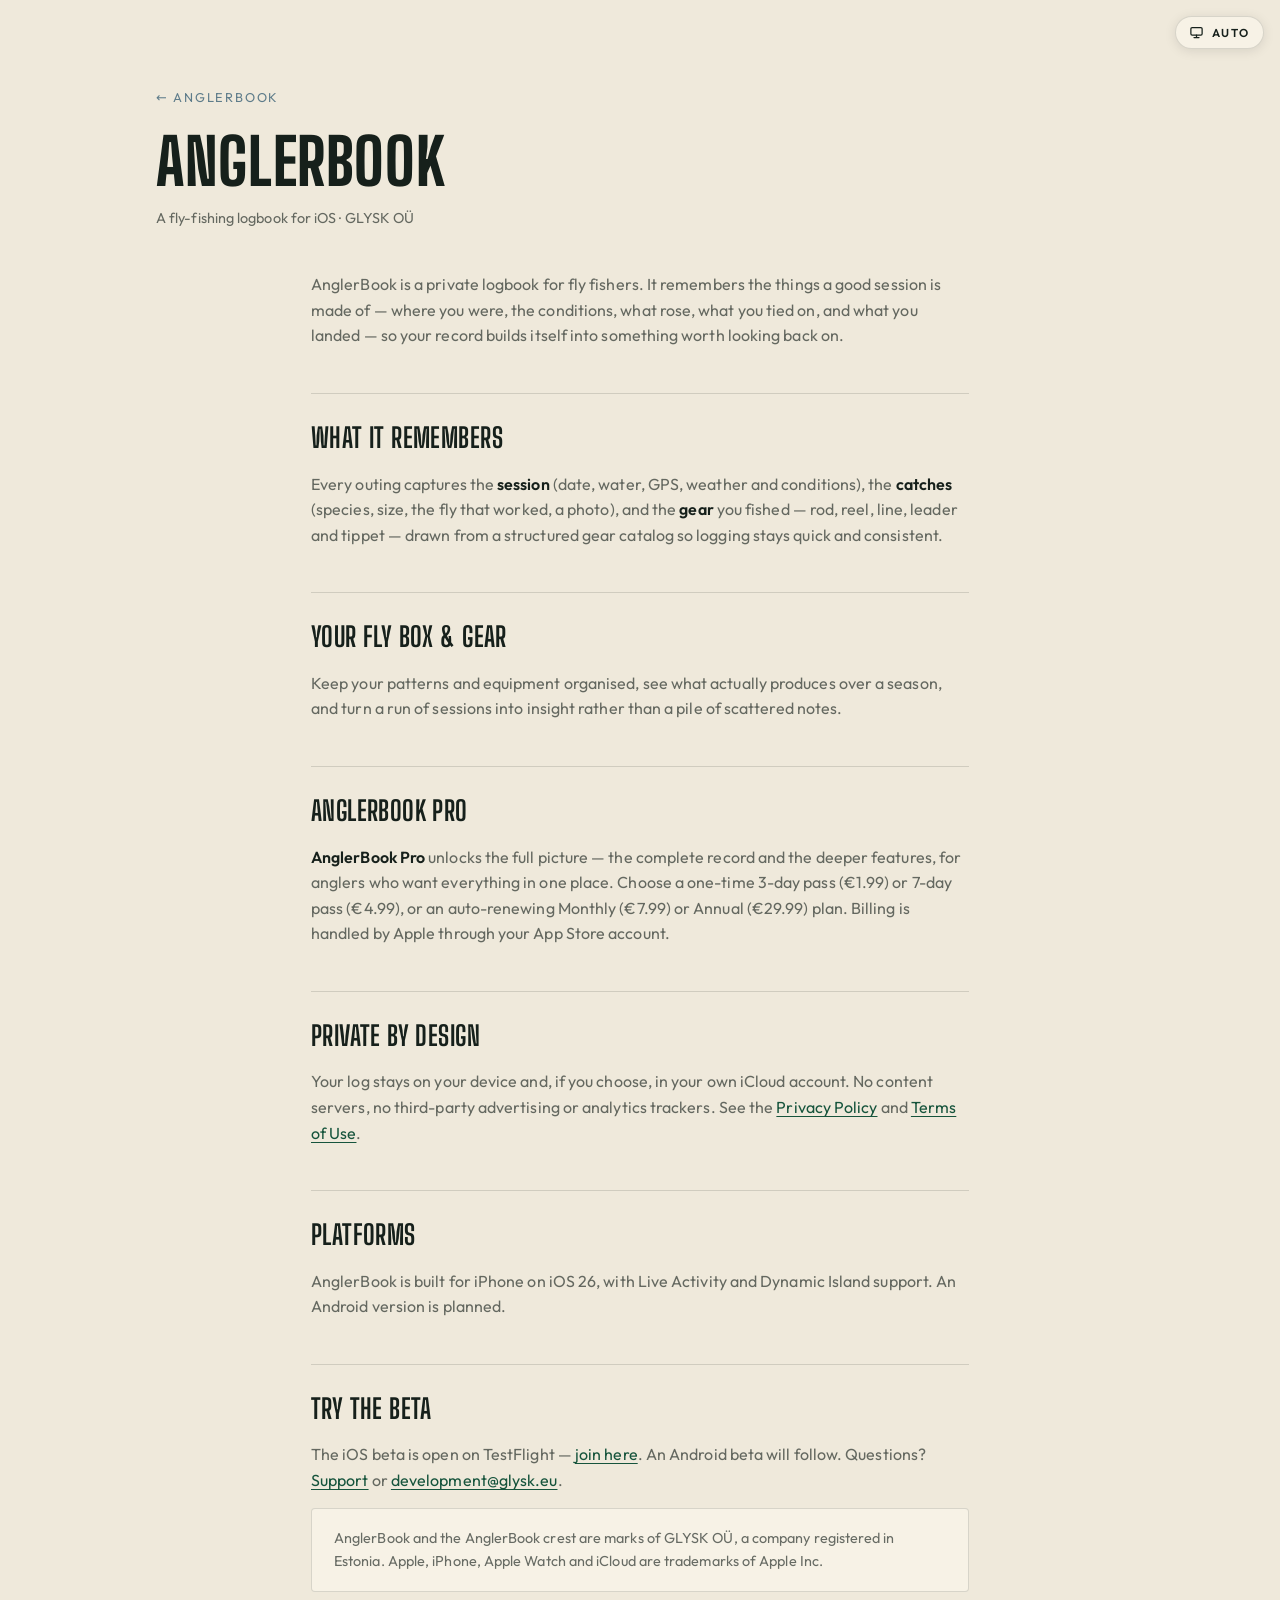
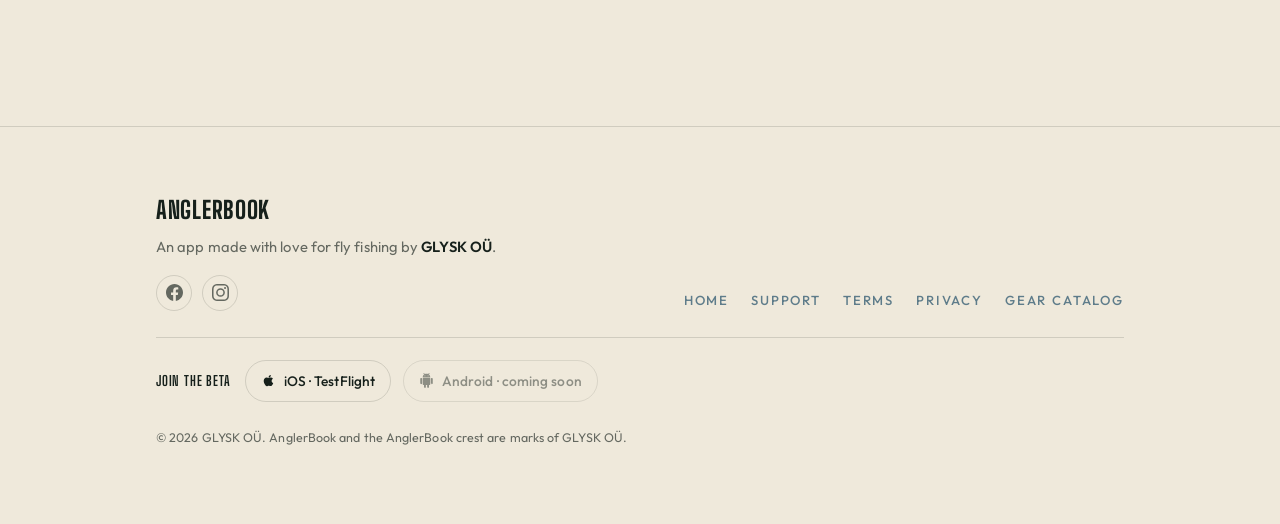
<file: marketing.html>
<!DOCTYPE html>
<html lang="en">
<head>
<meta charset="utf-8">
<meta name="viewport" content="width=device-width, initial-scale=1">
<title>AnglerBook — the fly-fishing logbook</title>
<meta name="description" content="AnglerBook is a private, on-device logbook for fly fishing — sessions, catches, flies, gear and conditions. Published by GLYSK OÜ.">
<meta name="robots" content="noindex">
<meta name="theme-color" content="#16543C">
<link rel="icon" href="favicon.svg" type="image/svg+xml">
<link rel="canonical" href="https://anglerbook.fun/marketing.html">
<link rel="stylesheet" href="assets/style.css">
<script src="assets/theme.js"></script>
</head>
<body>

<div class="wrap legal-head">
  <a class="back" href="index.html">&larr; AnglerBook</a>
  <h1>AnglerBook</h1>
  <p class="meta">A fly-fishing logbook for iOS · GLYSK&nbsp;OÜ</p>
</div>

<main class="wrap legal-body">
  <p>AnglerBook is a private logbook for fly fishers. It remembers the things a good session is made of — where you were, the conditions, what rose, what you tied on, and what you landed — so your record builds itself into something worth looking back on.</p>

  <h2>What it remembers</h2>
  <p>Every outing captures the <strong>session</strong> (date, water, GPS, weather and conditions), the <strong>catches</strong> (species, size, the fly that worked, a photo), and the <strong>gear</strong> you fished — rod, reel, line, leader and tippet — drawn from a structured gear catalog so logging stays quick and consistent.</p>

  <h2>Your fly box &amp; gear</h2>
  <p>Keep your patterns and equipment organised, see what actually produces over a season, and turn a run of sessions into insight rather than a pile of scattered notes.</p>

  <h2>AnglerBook Pro</h2>
    <p><strong>AnglerBook Pro</strong> unlocks the full picture — the complete record and the deeper features, for anglers who want everything in one place. Choose a one-time 3-day pass (€1.99) or 7-day pass (€4.99), or an auto-renewing Monthly (€7.99) or Annual (€29.99) plan. Billing is handled by Apple through your App Store account.</p>


  <h2>Private by design</h2>
  <p>Your log stays on your device and, if you choose, in your own iCloud account. No content servers, no third-party advertising or analytics trackers. See the <a href="privacy.html">Privacy Policy</a> and <a href="terms.html">Terms of Use</a>.</p>

  <h2>Platforms</h2>
  <p>AnglerBook is built for iPhone on iOS 26, with Live Activity and Dynamic Island support. An Android version is planned.</p>

  <h2>Try the beta</h2>
  <p>The iOS beta is open on TestFlight — <a href="https://testflight.apple.com/join/9vwJfqD3" target="_blank" rel="noopener">join here</a>. An Android beta will follow. Questions? <a href="support.html">Support</a> or <a href="mailto:development@glysk.eu">development@glysk.eu</a>.</p>

  <p class="note">AnglerBook and the AnglerBook crest are marks of GLYSK&nbsp;OÜ, a company registered in Estonia. Apple, iPhone, Apple Watch and iCloud are trademarks of Apple Inc.</p>
</main>

<footer class="site-foot">
  <div class="wrap">
    <div class="foot-grid">
      <div>
        <div class="foot-mark">AnglerBook</div>
        <p class="foot-credit">An app made with love for fly fishing by <strong>GLYSK&nbsp;OÜ</strong>.</p>
        <div class="foot-social">
          <a href="https://www.facebook.com/profile.php?id=61591862342798" target="_blank" rel="noopener" aria-label="AnglerBook on Facebook"><svg viewBox="0 0 24 24" fill="currentColor" aria-hidden="true"><path d="M24 12.07C24 5.4 18.63 0 12 0S0 5.4 0 12.07C0 18.1 4.39 23.1 10.13 24v-8.44H7.08v-3.49h3.05V9.41c0-3.02 1.79-4.69 4.53-4.69 1.31 0 2.68.24 2.68.24v2.97h-1.51c-1.49 0-1.96.93-1.96 1.89v2.25h3.33l-.53 3.49h-2.8V24C19.61 23.1 24 18.1 24 12.07z"/></svg></a>
          <a href="https://www.instagram.com/anglerbook.fun/" target="_blank" rel="noopener" aria-label="AnglerBook on Instagram"><svg viewBox="0 0 24 24" fill="currentColor" aria-hidden="true"><path d="M12 2.16c3.2 0 3.58.01 4.85.07 1.17.05 1.8.25 2.23.41.56.22.96.48 1.38.9.42.42.68.82.9 1.38.16.42.36 1.06.41 2.23.06 1.27.07 1.65.07 4.85s-.01 3.58-.07 4.85c-.05 1.17-.25 1.8-.41 2.23-.22.56-.48.96-.9 1.38-.42.42-.82.68-1.38.9-.42.16-1.06.36-2.23.41-1.27.06-1.65.07-4.85.07s-3.58-.01-4.85-.07c-1.17-.05-1.8-.25-2.23-.41-.56-.22-.96-.48-1.38-.9-.42-.42-.68-.82-.9-1.38-.16-.42-.36-1.06-.41-2.23-.06-1.27-.07-1.65-.07-4.85s.01-3.58.07-4.85c.05-1.17.25-1.8.41-2.23.22-.56.48-.96.9-1.38.42-.42.82-.68 1.38-.9.42-.16 1.06-.36 2.23-.41 1.27-.06 1.65-.07 4.85-.07M12 0C8.74 0 8.33.01 7.05.07 5.78.13 4.9.33 4.14.63 3.35.94 2.68 1.35 2.01 2.01 1.35 2.68.94 3.35.63 4.14.33 4.9.13 5.78.07 7.05.01 8.33 0 8.74 0 12s.01 3.67.07 4.95c.06 1.27.26 2.15.56 2.91.31.79.72 1.46 1.38 2.13.67.66 1.34 1.07 2.13 1.38.76.3 1.64.5 2.91.56C8.33 23.99 8.74 24 12 24s3.67-.01 4.95-.07c1.27-.06 2.15-.26 2.91-.56.79-.31 1.46-.72 2.13-1.38.66-.67 1.07-1.34 1.38-2.13.3-.76.5-1.64.56-2.91.06-1.28.07-1.69.07-4.95s-.01-3.67-.07-4.95c-.06-1.27-.26-2.15-.56-2.91-.31-.79-.72-1.46-1.38-2.13-.67-.66-1.34-1.07-2.13-1.38-.76-.3-1.64-.5-2.91-.56C15.67.01 15.26 0 12 0z M12 5.84A6.16 6.16 0 1 0 12 18.16 6.16 6.16 0 0 0 12 5.84M12 16a4 4 0 1 1 0-8 4 4 0 0 1 0 8z M18.41 4.15a1.44 1.44 0 1 0 0 2.88 1.44 1.44 0 0 0 0-2.88z"/></svg></a>
        </div>

      </div>
      <nav class="foot-links" aria-label="Footer">
        <a href="index.html">Home</a>
        <a href="support.html">Support</a>
        <a href="terms.html">Terms</a>
        <a href="privacy.html">Privacy</a>
        <a href="https://catalog.anglerbook.fun/">Gear catalog</a>
      </nav>
    </div>
    <div class="foot-beta">
      <span class="foot-beta-label">Join the beta</span>
      <a class="beta-btn" href="https://testflight.apple.com/join/9vwJfqD3" target="_blank" rel="noopener">
        <svg viewBox="0 0 24 24" aria-hidden="true" fill="currentColor"><path d="M17.05 20.28c-.98.95-2.05.8-3.08.35-1.09-.46-2.09-.48-3.24 0-1.44.62-2.2.44-3.06-.35C2.79 15.25 3.51 7.59 9.05 7.31c1.35.07 2.29.74 3.08.8 1.18-.24 2.31-.93 3.57-.84 1.51.12 2.65.72 3.4 1.8-3.12 1.87-2.38 5.98.48 7.13-.57 1.5-1.31 2.99-2.54 4.09zM12.03 7.25c-.15-2.23 1.66-4.07 3.74-4.25.29 2.58-2.34 4.5-3.74 4.25z"/></svg>
        iOS &middot; TestFlight
      </a>
      <span class="beta-btn is-soon" aria-disabled="true">
        <svg viewBox="0 0 24 24" aria-hidden="true" fill="currentColor"><path d="M6 18c0 .55.45 1 1 1h1v3.5c0 .83.67 1.5 1.5 1.5s1.5-.67 1.5-1.5V19h2v3.5c0 .83.67 1.5 1.5 1.5s1.5-.67 1.5-1.5V19h1c.55 0 1-.45 1-1V8H6v10zM3.5 8C2.67 8 2 8.67 2 9.5v7c0 .83.67 1.5 1.5 1.5S5 17.33 5 16.5v-7C5 8.67 4.33 8 3.5 8zm17 0c-.83 0-1.5.67-1.5 1.5v7c0 .83.67 1.5 1.5 1.5s1.5-.67 1.5-1.5v-7c0-.83-.67-1.5-1.5-1.5zm-4.97-5.84l1.3-1.3c.2-.2.2-.51 0-.71-.2-.2-.51-.2-.71 0l-1.48 1.48C13.85 1.23 12.95 1 12 1c-.96 0-1.86.23-2.66.63L7.85.15c-.2-.2-.51-.2-.71 0-.2.2-.2.51 0 .71l1.31 1.31C6.97 3.26 6 5.01 6 7h12c0-1.99-.97-3.75-2.44-4.84zM10 5H9V4h1v1zm5 0h-1V4h1v1z"/></svg>
        Android &middot; coming soon
      </span>
    </div>
    <p class="foot-legal">© <span id="yr">2026</span> GLYSK&nbsp;OÜ. AnglerBook and the AnglerBook crest are marks of GLYSK&nbsp;OÜ.</p>
  </div>
</footer>
<script>document.getElementById('yr').textContent = new Date().getFullYear();</script>
</body>
</html>
</file>
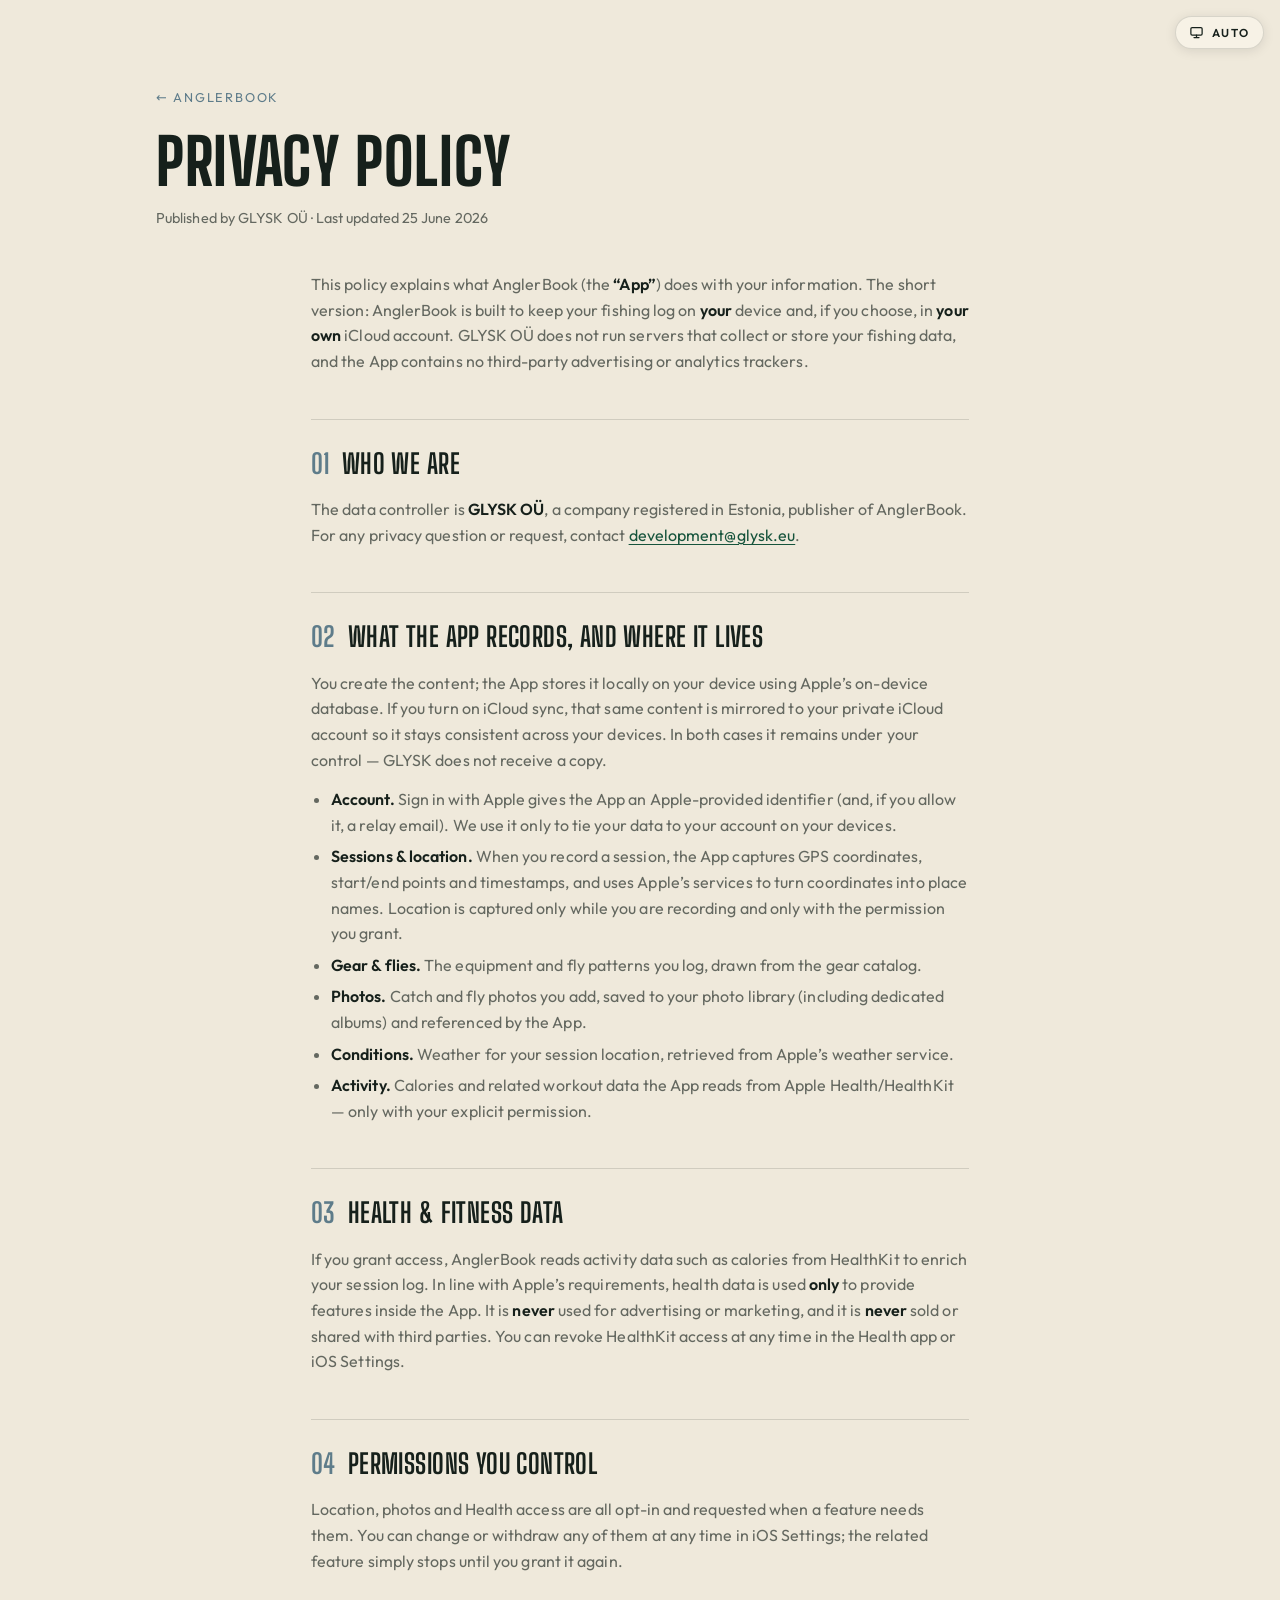
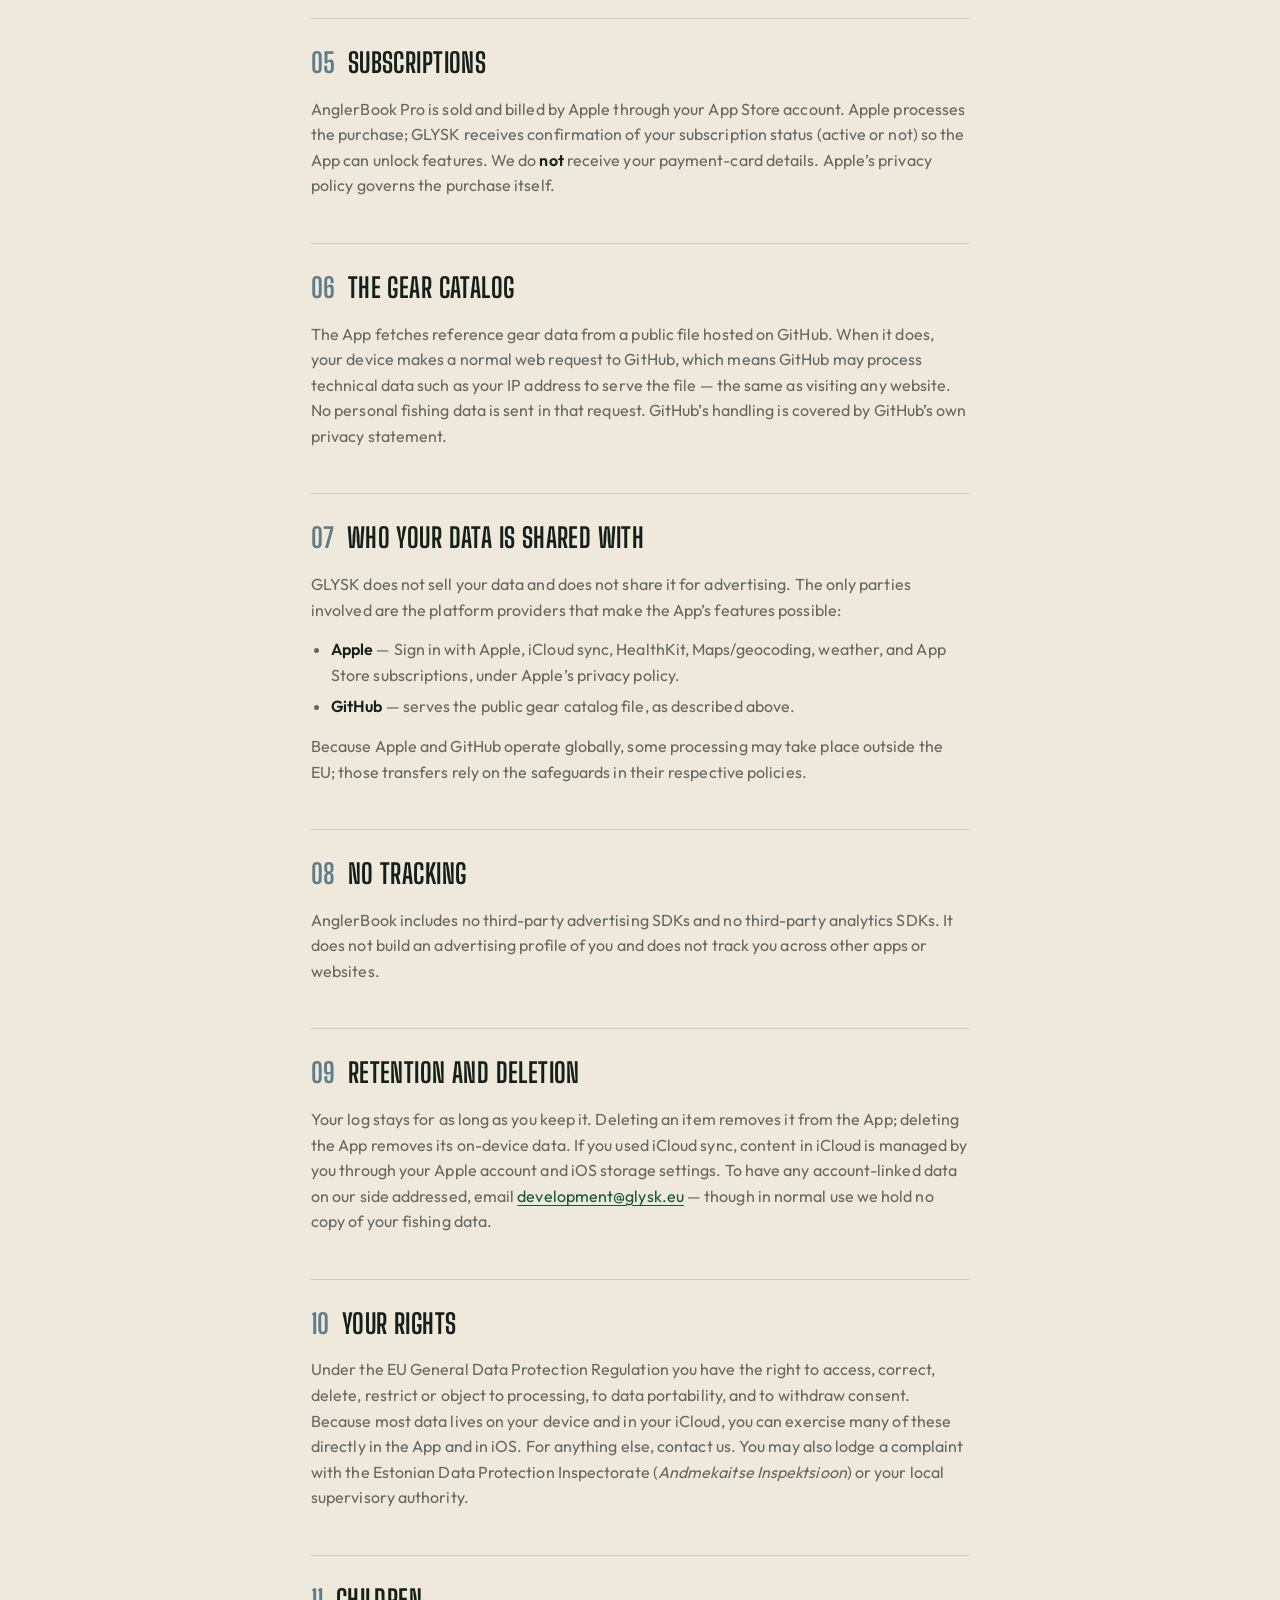
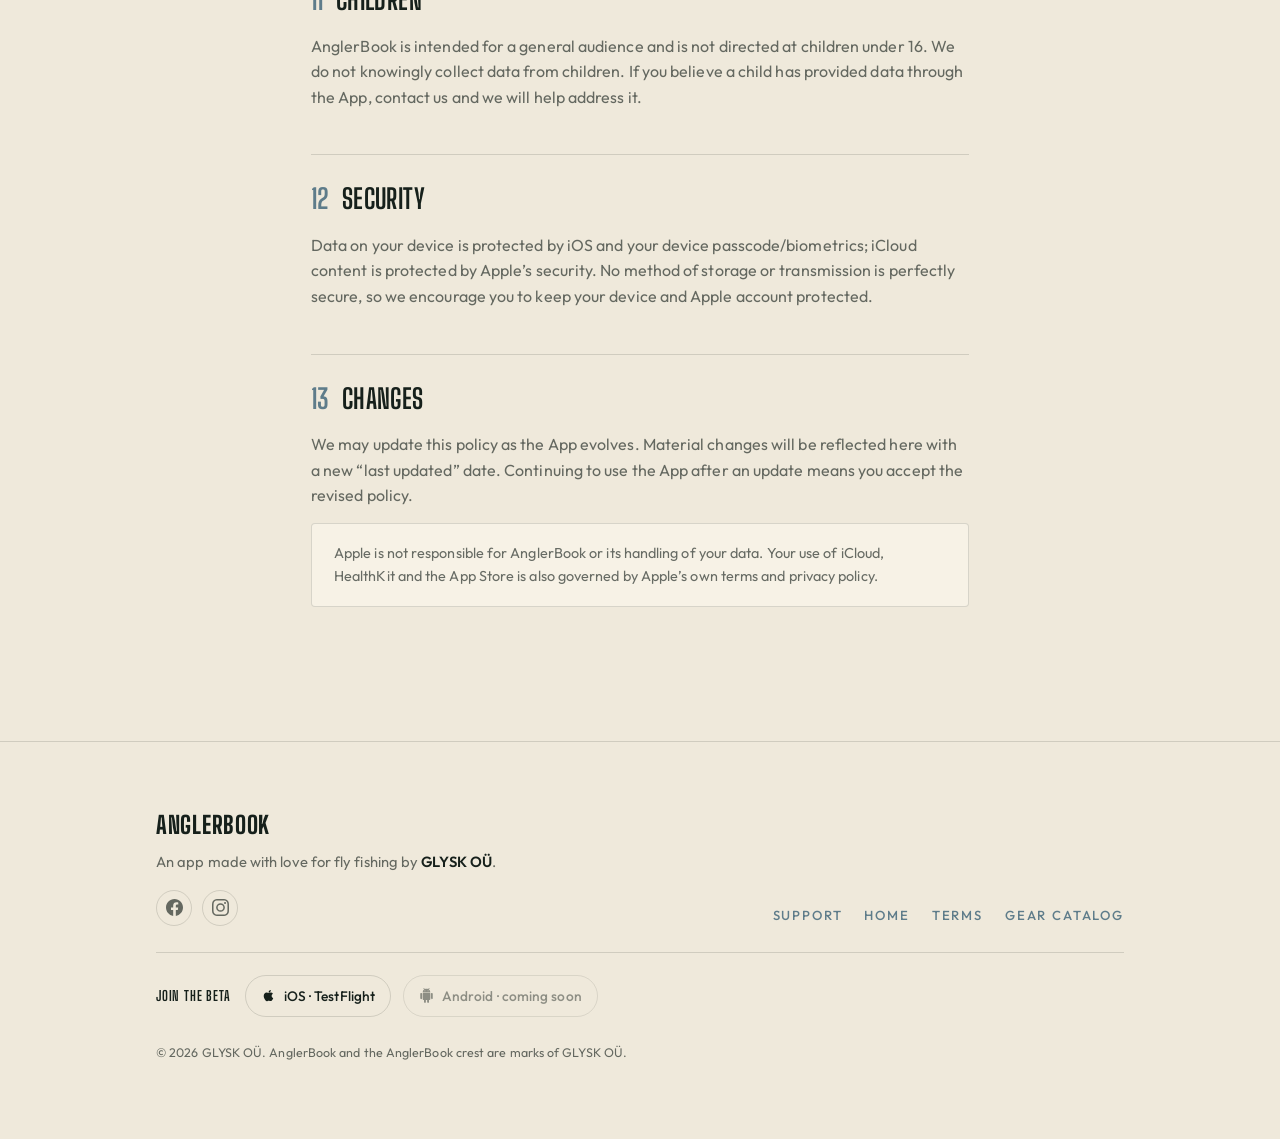
<file: privacy.html>
<!DOCTYPE html>
<html lang="en">
<!--
  NOTE FOR GLYSK&nbsp;OÜ: Plain-English Privacy Policy reflecting how AnglerBook works today —
  on-device SwiftData, optional iCloud (CloudKit) sync to the user's own account, Sign in
  with Apple, HealthKit (Fitness calories), location + reverse geocoding, photo library,
  weather, StoreKit subscriptions, and the GitHub-hosted gear catalog. It states that the
  app uses no third-party advertising/analytics SDKs and that GLYSK runs no content servers.
  Confirm those two claims still hold before launch, and that the weather source is Apple
  WeatherKit. Have it reviewed before commercial reliance. App Store privacy-policy URL:
  https://anglerbook.fun/privacy.html
-->
<head>
<meta charset="utf-8">
<meta name="viewport" content="width=device-width, initial-scale=1">
<title>Privacy Policy — AnglerBook</title>
<meta name="description" content="How AnglerBook, published by GLYSK&nbsp;OÜ, handles your data. Most of it never leaves your device or your own iCloud account.">
<meta name="theme-color" content="#16543C">
<link rel="icon" href="favicon.svg" type="image/svg+xml">
<link rel="canonical" href="https://anglerbook.fun/privacy.html">
<link rel="stylesheet" href="assets/style.css">
<script src="assets/theme.js"></script>
</head>
<body>

<div class="wrap legal-head">
  <a class="back" href="index.html">&larr; AnglerBook</a>
  <h1>Privacy Policy</h1>
  <p class="meta">Published by GLYSK&nbsp;OÜ · Last updated 25 June 2026</p>
</div>

<main class="wrap legal-body">
  <p>This policy explains what AnglerBook (the <strong>“App”</strong>) does with your information. The short version: AnglerBook is built to keep your fishing log on <strong>your</strong> device and, if you choose, in <strong>your own</strong> iCloud account. GLYSK&nbsp;OÜ does not run servers that collect or store your fishing data, and the App contains no third-party advertising or analytics trackers.</p>

  <h2><span class="n">01</span>Who we are</h2>
  <p>The data controller is <strong>GLYSK&nbsp;OÜ</strong>, a company registered in Estonia, publisher of AnglerBook. For any privacy question or request, contact <a href="mailto:development@glysk.eu">development@glysk.eu</a>.</p>

  <h2><span class="n">02</span>What the App records, and where it lives</h2>
  <p>You create the content; the App stores it locally on your device using Apple’s on-device database. If you turn on iCloud sync, that same content is mirrored to your private iCloud account so it stays consistent across your devices. In both cases it remains under your control — GLYSK does not receive a copy.</p>
  <ul>
    <li><strong>Account.</strong> Sign in with Apple gives the App an Apple-provided identifier (and, if you allow it, a relay email). We use it only to tie your data to your account on your devices.</li>
    <li><strong>Sessions &amp; location.</strong> When you record a session, the App captures GPS coordinates, start/end points and timestamps, and uses Apple’s services to turn coordinates into place names. Location is captured only while you are recording and only with the permission you grant.</li>
    <li><strong>Gear &amp; flies.</strong> The equipment and fly patterns you log, drawn from the gear catalog.</li>
    <li><strong>Photos.</strong> Catch and fly photos you add, saved to your photo library (including dedicated albums) and referenced by the App.</li>
    <li><strong>Conditions.</strong> Weather for your session location, retrieved from Apple’s weather service.</li>
    <li><strong>Activity.</strong> Calories and related workout data the App reads from Apple Health/HealthKit — only with your explicit permission.</li>
  </ul>

  <h2><span class="n">03</span>Health &amp; fitness data</h2>
  <p>If you grant access, AnglerBook reads activity data such as calories from HealthKit to enrich your session log. In line with Apple’s requirements, health data is used <strong>only</strong> to provide features inside the App. It is <strong>never</strong> used for advertising or marketing, and it is <strong>never</strong> sold or shared with third parties. You can revoke HealthKit access at any time in the Health app or iOS Settings.</p>

  <h2><span class="n">04</span>Permissions you control</h2>
  <p>Location, photos and Health access are all opt-in and requested when a feature needs them. You can change or withdraw any of them at any time in iOS Settings; the related feature simply stops until you grant it again.</p>

  <h2><span class="n">05</span>Subscriptions</h2>
  <p>AnglerBook Pro is sold and billed by Apple through your App Store account. Apple processes the purchase; GLYSK receives confirmation of your subscription status (active or not) so the App can unlock features. We do <strong>not</strong> receive your payment-card details. Apple’s privacy policy governs the purchase itself.</p>

  <h2><span class="n">06</span>The gear catalog</h2>
  <p>The App fetches reference gear data from a public file hosted on GitHub. When it does, your device makes a normal web request to GitHub, which means GitHub may process technical data such as your IP address to serve the file — the same as visiting any website. No personal fishing data is sent in that request. GitHub’s handling is covered by GitHub’s own privacy statement.</p>

  <h2><span class="n">07</span>Who your data is shared with</h2>
  <p>GLYSK does not sell your data and does not share it for advertising. The only parties involved are the platform providers that make the App’s features possible:</p>
  <ul>
    <li><strong>Apple</strong> — Sign in with Apple, iCloud sync, HealthKit, Maps/geocoding, weather, and App Store subscriptions, under Apple’s privacy policy.</li>
    <li><strong>GitHub</strong> — serves the public gear catalog file, as described above.</li>
  </ul>
  <p>Because Apple and GitHub operate globally, some processing may take place outside the EU; those transfers rely on the safeguards in their respective policies.</p>

  <h2><span class="n">08</span>No tracking</h2>
  <p>AnglerBook includes no third-party advertising SDKs and no third-party analytics SDKs. It does not build an advertising profile of you and does not track you across other apps or websites.</p>

  <h2><span class="n">09</span>Retention and deletion</h2>
  <p>Your log stays for as long as you keep it. Deleting an item removes it from the App; deleting the App removes its on-device data. If you used iCloud sync, content in iCloud is managed by you through your Apple account and iOS storage settings. To have any account-linked data on our side addressed, email <a href="mailto:development@glysk.eu">development@glysk.eu</a> — though in normal use we hold no copy of your fishing data.</p>

  <h2><span class="n">10</span>Your rights</h2>
  <p>Under the EU General Data Protection Regulation you have the right to access, correct, delete, restrict or object to processing, to data portability, and to withdraw consent. Because most data lives on your device and in your iCloud, you can exercise many of these directly in the App and in iOS. For anything else, contact us. You may also lodge a complaint with the Estonian Data Protection Inspectorate (<em>Andmekaitse Inspektsioon</em>) or your local supervisory authority.</p>

  <h2><span class="n">11</span>Children</h2>
  <p>AnglerBook is intended for a general audience and is not directed at children under 16. We do not knowingly collect data from children. If you believe a child has provided data through the App, contact us and we will help address it.</p>

  <h2><span class="n">12</span>Security</h2>
  <p>Data on your device is protected by iOS and your device passcode/biometrics; iCloud content is protected by Apple’s security. No method of storage or transmission is perfectly secure, so we encourage you to keep your device and Apple account protected.</p>

  <h2><span class="n">13</span>Changes</h2>
  <p>We may update this policy as the App evolves. Material changes will be reflected here with a new “last updated” date. Continuing to use the App after an update means you accept the revised policy.</p>

  <p class="note">Apple is not responsible for AnglerBook or its handling of your data. Your use of iCloud, HealthKit and the App Store is also governed by Apple’s own terms and privacy policy.</p>
</main>

<footer class="site-foot">
  <div class="wrap">
    <div class="foot-grid">
      <div>
        <div class="foot-mark">AnglerBook</div>
        <p class="foot-credit">An app made with love for fly fishing by <strong>GLYSK&nbsp;OÜ</strong>.</p>
        <div class="foot-social">
          <a href="https://www.facebook.com/profile.php?id=61591862342798" target="_blank" rel="noopener" aria-label="AnglerBook on Facebook"><svg viewBox="0 0 24 24" fill="currentColor" aria-hidden="true"><path d="M24 12.07C24 5.4 18.63 0 12 0S0 5.4 0 12.07C0 18.1 4.39 23.1 10.13 24v-8.44H7.08v-3.49h3.05V9.41c0-3.02 1.79-4.69 4.53-4.69 1.31 0 2.68.24 2.68.24v2.97h-1.51c-1.49 0-1.96.93-1.96 1.89v2.25h3.33l-.53 3.49h-2.8V24C19.61 23.1 24 18.1 24 12.07z"/></svg></a>
          <a href="https://www.instagram.com/anglerbook.fun/" target="_blank" rel="noopener" aria-label="AnglerBook on Instagram"><svg viewBox="0 0 24 24" fill="currentColor" aria-hidden="true"><path d="M12 2.16c3.2 0 3.58.01 4.85.07 1.17.05 1.8.25 2.23.41.56.22.96.48 1.38.9.42.42.68.82.9 1.38.16.42.36 1.06.41 2.23.06 1.27.07 1.65.07 4.85s-.01 3.58-.07 4.85c-.05 1.17-.25 1.8-.41 2.23-.22.56-.48.96-.9 1.38-.42.42-.82.68-1.38.9-.42.16-1.06.36-2.23.41-1.27.06-1.65.07-4.85.07s-3.58-.01-4.85-.07c-1.17-.05-1.8-.25-2.23-.41-.56-.22-.96-.48-1.38-.9-.42-.42-.68-.82-.9-1.38-.16-.42-.36-1.06-.41-2.23-.06-1.27-.07-1.65-.07-4.85s.01-3.58.07-4.85c.05-1.17.25-1.8.41-2.23.22-.56.48-.96.9-1.38.42-.42.82-.68 1.38-.9.42-.16 1.06-.36 2.23-.41 1.27-.06 1.65-.07 4.85-.07M12 0C8.74 0 8.33.01 7.05.07 5.78.13 4.9.33 4.14.63 3.35.94 2.68 1.35 2.01 2.01 1.35 2.68.94 3.35.63 4.14.33 4.9.13 5.78.07 7.05.01 8.33 0 8.74 0 12s.01 3.67.07 4.95c.06 1.27.26 2.15.56 2.91.31.79.72 1.46 1.38 2.13.67.66 1.34 1.07 2.13 1.38.76.3 1.64.5 2.91.56C8.33 23.99 8.74 24 12 24s3.67-.01 4.95-.07c1.27-.06 2.15-.26 2.91-.56.79-.31 1.46-.72 2.13-1.38.66-.67 1.07-1.34 1.38-2.13.3-.76.5-1.64.56-2.91.06-1.28.07-1.69.07-4.95s-.01-3.67-.07-4.95c-.06-1.27-.26-2.15-.56-2.91-.31-.79-.72-1.46-1.38-2.13-.67-.66-1.34-1.07-2.13-1.38-.76-.3-1.64-.5-2.91-.56C15.67.01 15.26 0 12 0z M12 5.84A6.16 6.16 0 1 0 12 18.16 6.16 6.16 0 0 0 12 5.84M12 16a4 4 0 1 1 0-8 4 4 0 0 1 0 8z M18.41 4.15a1.44 1.44 0 1 0 0 2.88 1.44 1.44 0 0 0 0-2.88z"/></svg></a>
        </div>

      </div>
      <nav class="foot-links" aria-label="Footer">
        <a href="support.html">Support</a>
        <a href="index.html">Home</a>
        <a href="terms.html">Terms</a>
        <a href="https://catalog.anglerbook.fun/">Gear catalog</a>
      </nav>
    </div>
    <div class="foot-beta">
      <span class="foot-beta-label">Join the beta</span>
      <a class="beta-btn" href="https://testflight.apple.com/join/9vwJfqD3" target="_blank" rel="noopener">
        <svg viewBox="0 0 24 24" aria-hidden="true" fill="currentColor"><path d="M17.05 20.28c-.98.95-2.05.8-3.08.35-1.09-.46-2.09-.48-3.24 0-1.44.62-2.2.44-3.06-.35C2.79 15.25 3.51 7.59 9.05 7.31c1.35.07 2.29.74 3.08.8 1.18-.24 2.31-.93 3.57-.84 1.51.12 2.65.72 3.4 1.8-3.12 1.87-2.38 5.98.48 7.13-.57 1.5-1.31 2.99-2.54 4.09zM12.03 7.25c-.15-2.23 1.66-4.07 3.74-4.25.29 2.58-2.34 4.5-3.74 4.25z"/></svg>
        iOS &middot; TestFlight
      </a>
      <!-- Android beta placeholder: swap this <span> for <a href="..."> (Play Store closed/internal test or Firebase App Distribution) and remove the is-soon class once the track is live -->
      <span class="beta-btn is-soon" aria-disabled="true">
        <svg viewBox="0 0 24 24" aria-hidden="true" fill="currentColor"><path d="M6 18c0 .55.45 1 1 1h1v3.5c0 .83.67 1.5 1.5 1.5s1.5-.67 1.5-1.5V19h2v3.5c0 .83.67 1.5 1.5 1.5s1.5-.67 1.5-1.5V19h1c.55 0 1-.45 1-1V8H6v10zM3.5 8C2.67 8 2 8.67 2 9.5v7c0 .83.67 1.5 1.5 1.5S5 17.33 5 16.5v-7C5 8.67 4.33 8 3.5 8zm17 0c-.83 0-1.5.67-1.5 1.5v7c0 .83.67 1.5 1.5 1.5s1.5-.67 1.5-1.5v-7c0-.83-.67-1.5-1.5-1.5zm-4.97-5.84l1.3-1.3c.2-.2.2-.51 0-.71-.2-.2-.51-.2-.71 0l-1.48 1.48C13.85 1.23 12.95 1 12 1c-.96 0-1.86.23-2.66.63L7.85.15c-.2-.2-.51-.2-.71 0-.2.2-.2.51 0 .71l1.31 1.31C6.97 3.26 6 5.01 6 7h12c0-1.99-.97-3.75-2.44-4.84zM10 5H9V4h1v1zm5 0h-1V4h1v1z"/></svg>
        Android &middot; coming soon
      </span>
    </div>
    <p class="foot-legal">© <span id="yr">2026</span> GLYSK&nbsp;OÜ. AnglerBook and the AnglerBook crest are marks of GLYSK&nbsp;OÜ.</p>
  </div>
</footer>
<script>document.getElementById('yr').textContent = new Date().getFullYear();</script>
</body>
</html>
</file>
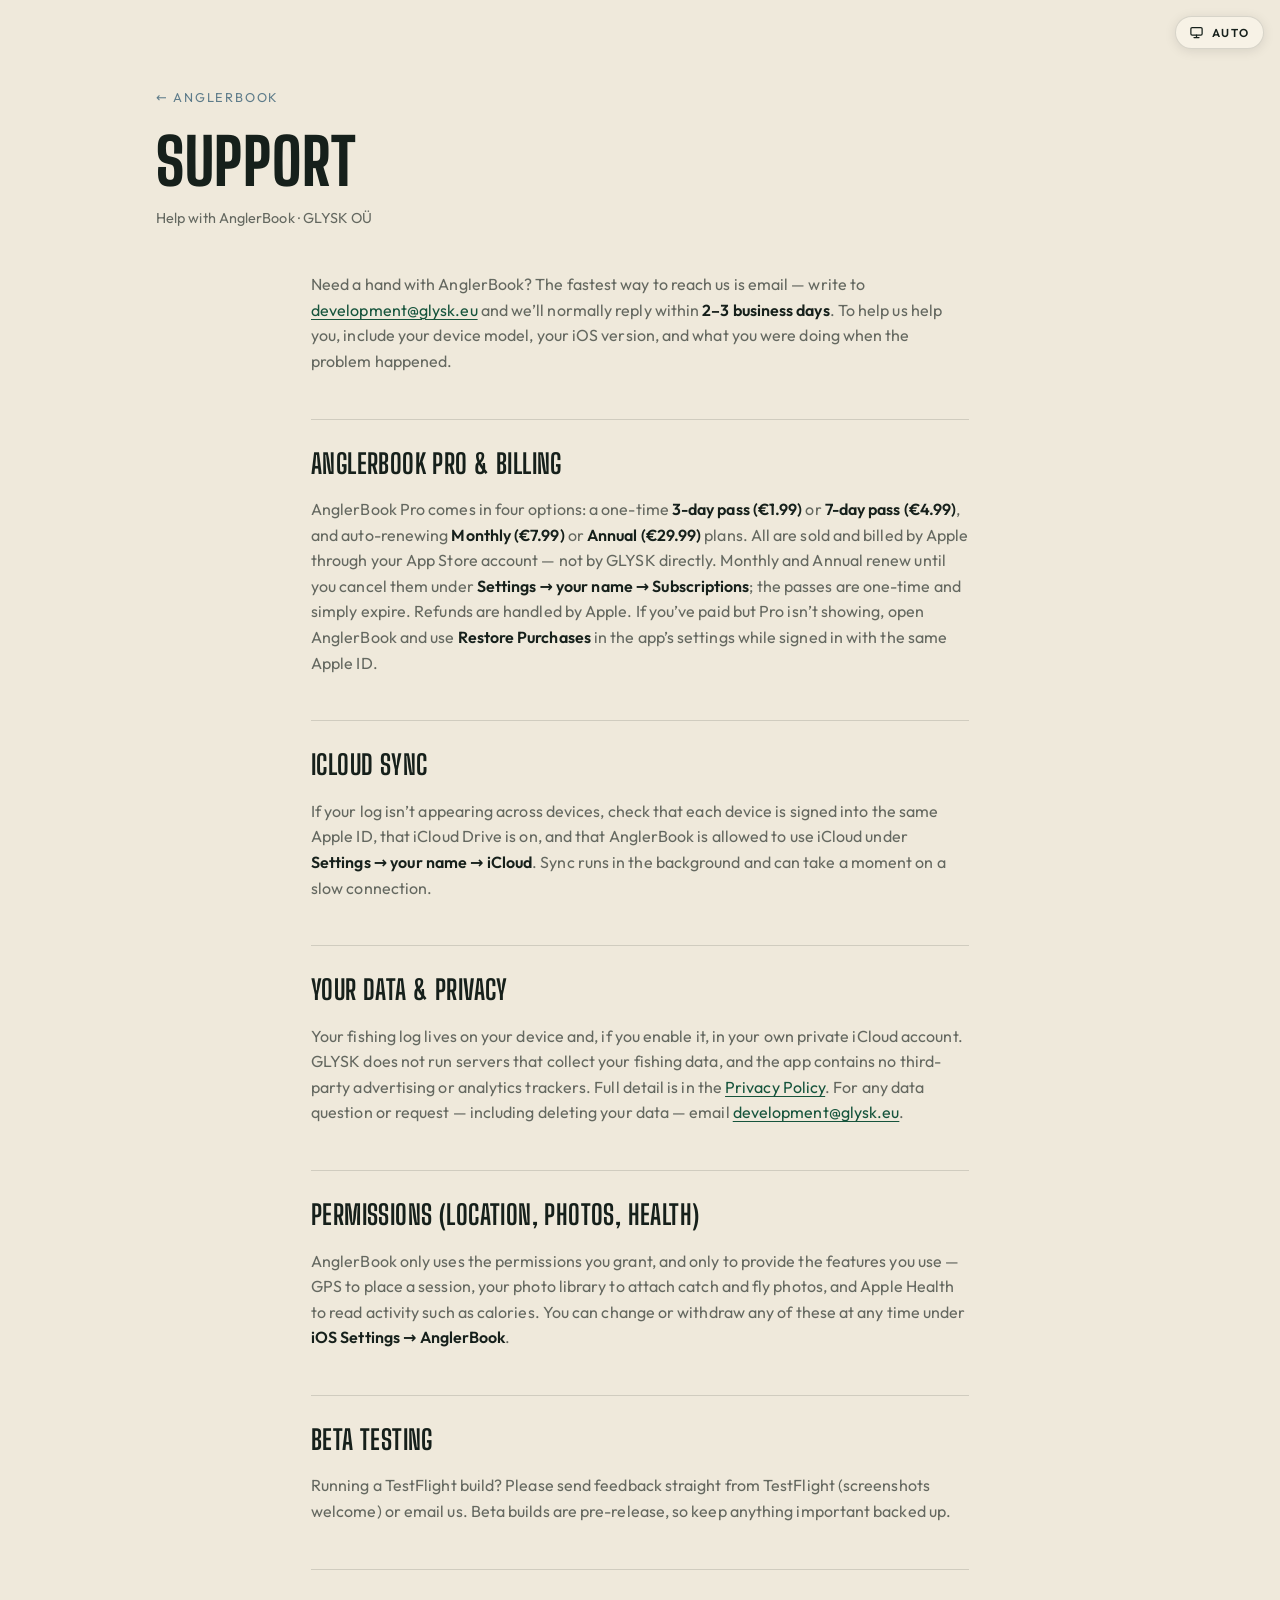
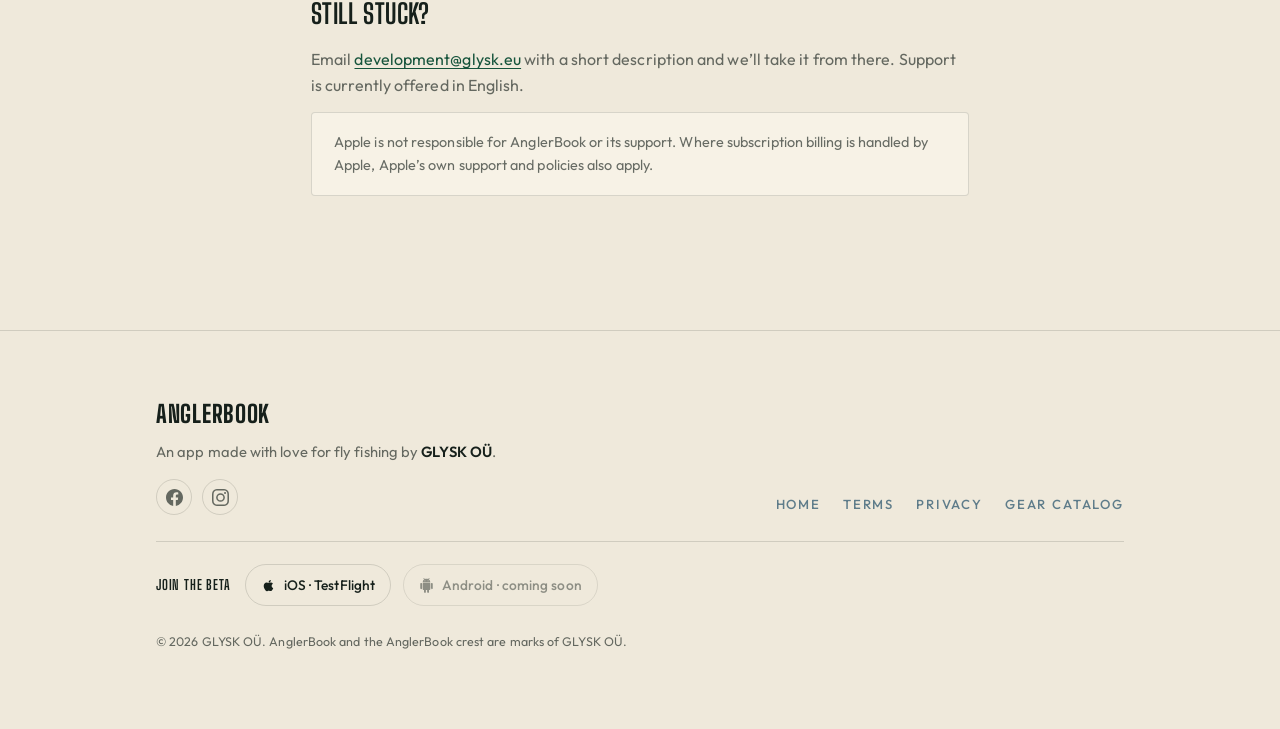
<file: support.html>
<!DOCTYPE html>
<html lang="en">
<head>
<meta charset="utf-8">
<meta name="viewport" content="width=device-width, initial-scale=1">
<title>Support — AnglerBook</title>
<meta name="description" content="Get help with AnglerBook — contact, common questions, subscriptions, iCloud sync and privacy. Published by GLYSK OÜ.">
<meta name="theme-color" content="#16543C">
<link rel="icon" href="favicon.svg" type="image/svg+xml">
<link rel="canonical" href="https://anglerbook.fun/support.html">
<link rel="stylesheet" href="assets/style.css">
<script src="assets/theme.js"></script>
</head>
<body>

<div class="wrap legal-head">
  <a class="back" href="index.html">&larr; AnglerBook</a>
  <h1>Support</h1>
  <p class="meta">Help with AnglerBook · GLYSK&nbsp;OÜ</p>
</div>

<main class="wrap legal-body">
  <p>Need a hand with AnglerBook? The fastest way to reach us is email — write to <a href="mailto:development@glysk.eu">development@glysk.eu</a> and we’ll normally reply within <strong>2–3 business days</strong>. To help us help you, include your device model, your iOS version, and what you were doing when the problem happened.</p>

  <h2>AnglerBook Pro &amp; billing</h2>
    <p>AnglerBook Pro comes in four options: a one-time <strong>3-day pass (€1.99)</strong> or <strong>7-day pass (€4.99)</strong>, and auto-renewing <strong>Monthly (€7.99)</strong> or <strong>Annual (€29.99)</strong> plans. All are sold and billed by Apple through your App Store account — not by GLYSK directly. Monthly and Annual renew until you cancel them under <strong>Settings → your name → Subscriptions</strong>; the passes are one-time and simply expire. Refunds are handled by Apple. If you’ve paid but Pro isn’t showing, open AnglerBook and use <strong>Restore Purchases</strong> in the app’s settings while signed in with the same Apple ID.</p>


  <h2>iCloud sync</h2>
  <p>If your log isn’t appearing across devices, check that each device is signed into the same Apple ID, that iCloud Drive is on, and that AnglerBook is allowed to use iCloud under <strong>Settings → your name → iCloud</strong>. Sync runs in the background and can take a moment on a slow connection.</p>

  <h2>Your data &amp; privacy</h2>
  <p>Your fishing log lives on your device and, if you enable it, in your own private iCloud account. GLYSK does not run servers that collect your fishing data, and the app contains no third-party advertising or analytics trackers. Full detail is in the <a href="privacy.html">Privacy Policy</a>. For any data question or request — including deleting your data — email <a href="mailto:development@glysk.eu">development@glysk.eu</a>.</p>

  <h2>Permissions (location, photos, Health)</h2>
  <p>AnglerBook only uses the permissions you grant, and only to provide the features you use — GPS to place a session, your photo library to attach catch and fly photos, and Apple Health to read activity such as calories. You can change or withdraw any of these at any time under <strong>iOS Settings → AnglerBook</strong>.</p>

  <h2>Beta testing</h2>
  <p>Running a TestFlight build? Please send feedback straight from TestFlight (screenshots welcome) or email us. Beta builds are pre-release, so keep anything important backed up.</p>

  <h2>Still stuck?</h2>
  <p>Email <a href="mailto:development@glysk.eu">development@glysk.eu</a> with a short description and we’ll take it from there. Support is currently offered in English.</p>

  <p class="note">Apple is not responsible for AnglerBook or its support. Where subscription billing is handled by Apple, Apple’s own support and policies also apply.</p>
</main>

<footer class="site-foot">
  <div class="wrap">
    <div class="foot-grid">
      <div>
        <div class="foot-mark">AnglerBook</div>
        <p class="foot-credit">An app made with love for fly fishing by <strong>GLYSK&nbsp;OÜ</strong>.</p>
        <div class="foot-social">
          <a href="https://www.facebook.com/profile.php?id=61591862342798" target="_blank" rel="noopener" aria-label="AnglerBook on Facebook"><svg viewBox="0 0 24 24" fill="currentColor" aria-hidden="true"><path d="M24 12.07C24 5.4 18.63 0 12 0S0 5.4 0 12.07C0 18.1 4.39 23.1 10.13 24v-8.44H7.08v-3.49h3.05V9.41c0-3.02 1.79-4.69 4.53-4.69 1.31 0 2.68.24 2.68.24v2.97h-1.51c-1.49 0-1.96.93-1.96 1.89v2.25h3.33l-.53 3.49h-2.8V24C19.61 23.1 24 18.1 24 12.07z"/></svg></a>
          <a href="https://www.instagram.com/anglerbook.fun/" target="_blank" rel="noopener" aria-label="AnglerBook on Instagram"><svg viewBox="0 0 24 24" fill="currentColor" aria-hidden="true"><path d="M12 2.16c3.2 0 3.58.01 4.85.07 1.17.05 1.8.25 2.23.41.56.22.96.48 1.38.9.42.42.68.82.9 1.38.16.42.36 1.06.41 2.23.06 1.27.07 1.65.07 4.85s-.01 3.58-.07 4.85c-.05 1.17-.25 1.8-.41 2.23-.22.56-.48.96-.9 1.38-.42.42-.82.68-1.38.9-.42.16-1.06.36-2.23.41-1.27.06-1.65.07-4.85.07s-3.58-.01-4.85-.07c-1.17-.05-1.8-.25-2.23-.41-.56-.22-.96-.48-1.38-.9-.42-.42-.68-.82-.9-1.38-.16-.42-.36-1.06-.41-2.23-.06-1.27-.07-1.65-.07-4.85s.01-3.58.07-4.85c.05-1.17.25-1.8.41-2.23.22-.56.48-.96.9-1.38.42-.42.82-.68 1.38-.9.42-.16 1.06-.36 2.23-.41 1.27-.06 1.65-.07 4.85-.07M12 0C8.74 0 8.33.01 7.05.07 5.78.13 4.9.33 4.14.63 3.35.94 2.68 1.35 2.01 2.01 1.35 2.68.94 3.35.63 4.14.33 4.9.13 5.78.07 7.05.01 8.33 0 8.74 0 12s.01 3.67.07 4.95c.06 1.27.26 2.15.56 2.91.31.79.72 1.46 1.38 2.13.67.66 1.34 1.07 2.13 1.38.76.3 1.64.5 2.91.56C8.33 23.99 8.74 24 12 24s3.67-.01 4.95-.07c1.27-.06 2.15-.26 2.91-.56.79-.31 1.46-.72 2.13-1.38.66-.67 1.07-1.34 1.38-2.13.3-.76.5-1.64.56-2.91.06-1.28.07-1.69.07-4.95s-.01-3.67-.07-4.95c-.06-1.27-.26-2.15-.56-2.91-.31-.79-.72-1.46-1.38-2.13-.67-.66-1.34-1.07-2.13-1.38-.76-.3-1.64-.5-2.91-.56C15.67.01 15.26 0 12 0z M12 5.84A6.16 6.16 0 1 0 12 18.16 6.16 6.16 0 0 0 12 5.84M12 16a4 4 0 1 1 0-8 4 4 0 0 1 0 8z M18.41 4.15a1.44 1.44 0 1 0 0 2.88 1.44 1.44 0 0 0 0-2.88z"/></svg></a>
        </div>

      </div>
      <nav class="foot-links" aria-label="Footer">
        <a href="index.html">Home</a>
        <a href="terms.html">Terms</a>
        <a href="privacy.html">Privacy</a>
        <a href="https://catalog.anglerbook.fun/">Gear catalog</a>
      </nav>
    </div>
    <div class="foot-beta">
      <span class="foot-beta-label">Join the beta</span>
      <a class="beta-btn" href="https://testflight.apple.com/join/9vwJfqD3" target="_blank" rel="noopener">
        <svg viewBox="0 0 24 24" aria-hidden="true" fill="currentColor"><path d="M17.05 20.28c-.98.95-2.05.8-3.08.35-1.09-.46-2.09-.48-3.24 0-1.44.62-2.2.44-3.06-.35C2.79 15.25 3.51 7.59 9.05 7.31c1.35.07 2.29.74 3.08.8 1.18-.24 2.31-.93 3.57-.84 1.51.12 2.65.72 3.4 1.8-3.12 1.87-2.38 5.98.48 7.13-.57 1.5-1.31 2.99-2.54 4.09zM12.03 7.25c-.15-2.23 1.66-4.07 3.74-4.25.29 2.58-2.34 4.5-3.74 4.25z"/></svg>
        iOS &middot; TestFlight
      </a>
      <!-- Android beta placeholder: swap this <span> for <a href="..."> (Play Store closed/internal test or Firebase App Distribution) and remove the is-soon class once the track is live -->
      <span class="beta-btn is-soon" aria-disabled="true">
        <svg viewBox="0 0 24 24" aria-hidden="true" fill="currentColor"><path d="M6 18c0 .55.45 1 1 1h1v3.5c0 .83.67 1.5 1.5 1.5s1.5-.67 1.5-1.5V19h2v3.5c0 .83.67 1.5 1.5 1.5s1.5-.67 1.5-1.5V19h1c.55 0 1-.45 1-1V8H6v10zM3.5 8C2.67 8 2 8.67 2 9.5v7c0 .83.67 1.5 1.5 1.5S5 17.33 5 16.5v-7C5 8.67 4.33 8 3.5 8zm17 0c-.83 0-1.5.67-1.5 1.5v7c0 .83.67 1.5 1.5 1.5s1.5-.67 1.5-1.5v-7c0-.83-.67-1.5-1.5-1.5zm-4.97-5.84l1.3-1.3c.2-.2.2-.51 0-.71-.2-.2-.51-.2-.71 0l-1.48 1.48C13.85 1.23 12.95 1 12 1c-.96 0-1.86.23-2.66.63L7.85.15c-.2-.2-.51-.2-.71 0-.2.2-.2.51 0 .71l1.31 1.31C6.97 3.26 6 5.01 6 7h12c0-1.99-.97-3.75-2.44-4.84zM10 5H9V4h1v1zm5 0h-1V4h1v1z"/></svg>
        Android &middot; coming soon
      </span>
    </div>
    <p class="foot-legal">© <span id="yr">2026</span> GLYSK&nbsp;OÜ. AnglerBook and the AnglerBook crest are marks of GLYSK&nbsp;OÜ.</p>
  </div>
</footer>
<script>document.getElementById('yr').textContent = new Date().getFullYear();</script>
</body>
</html>
</file>
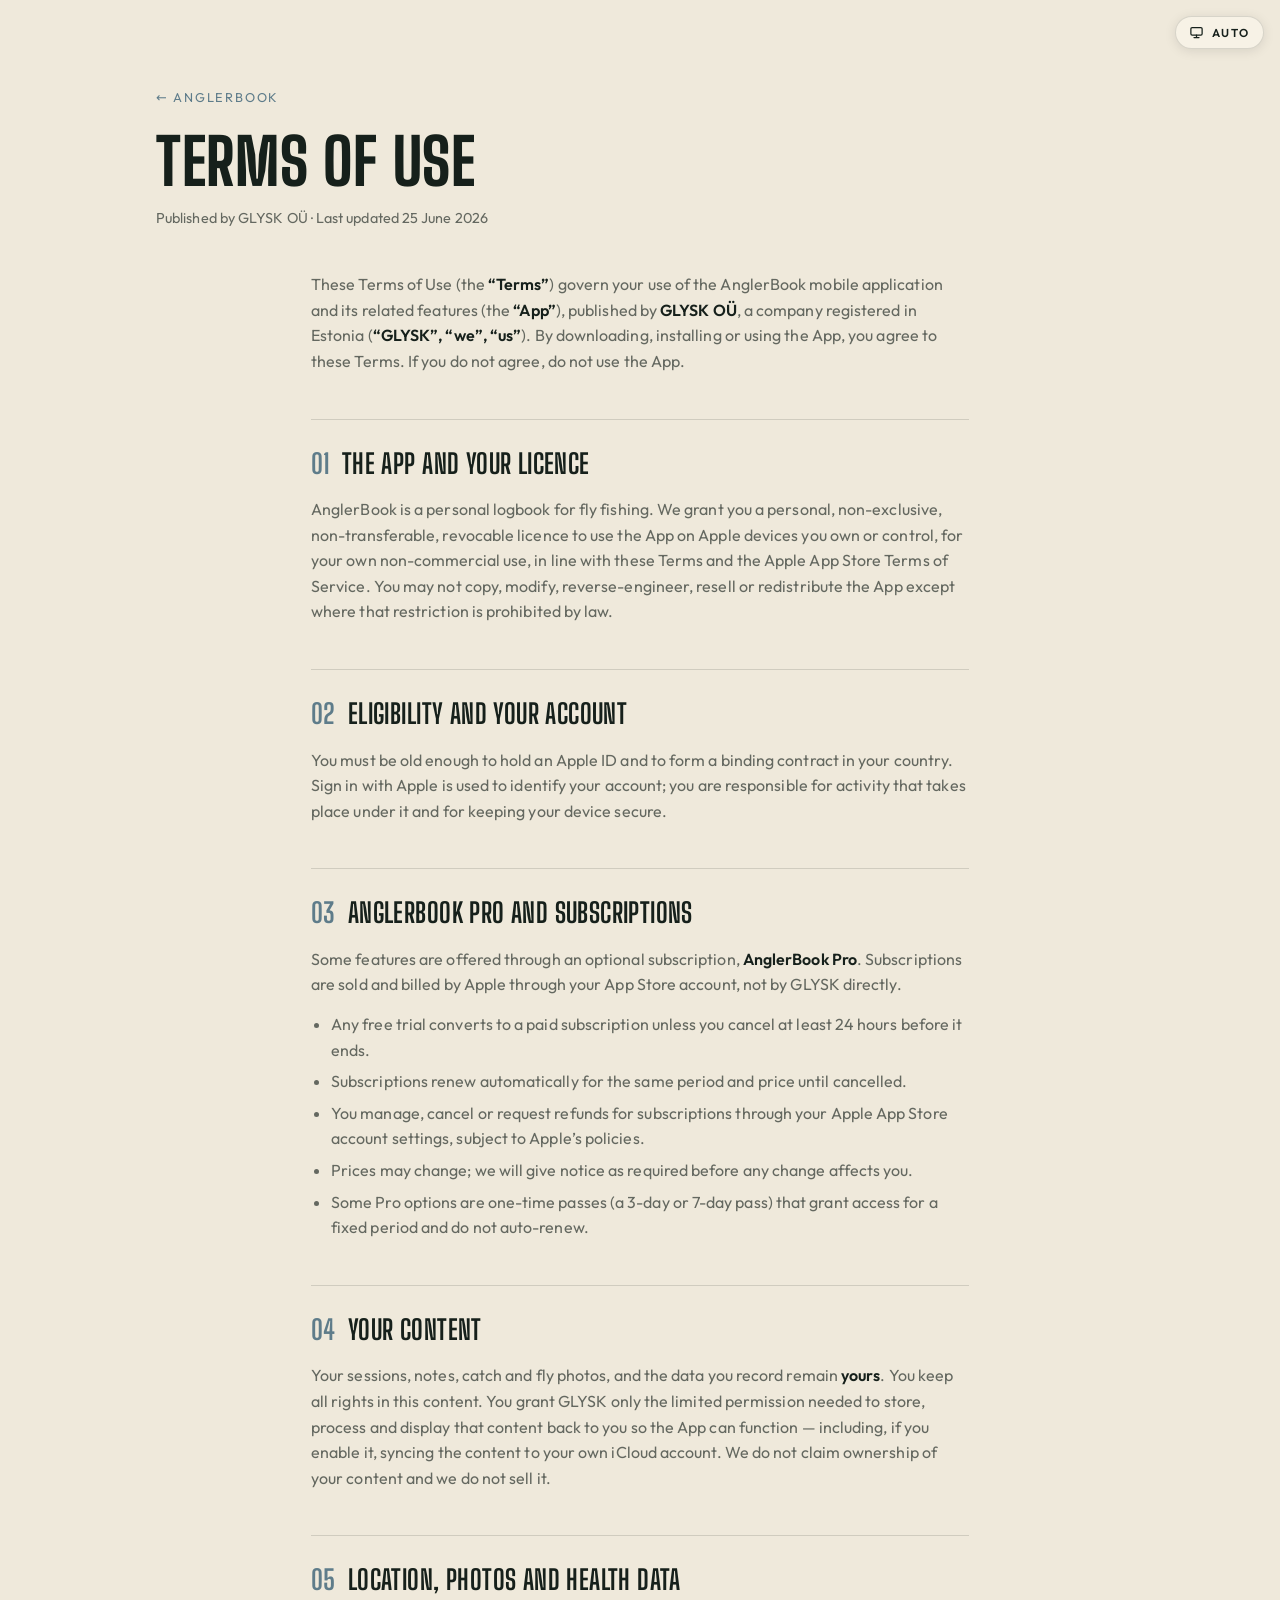
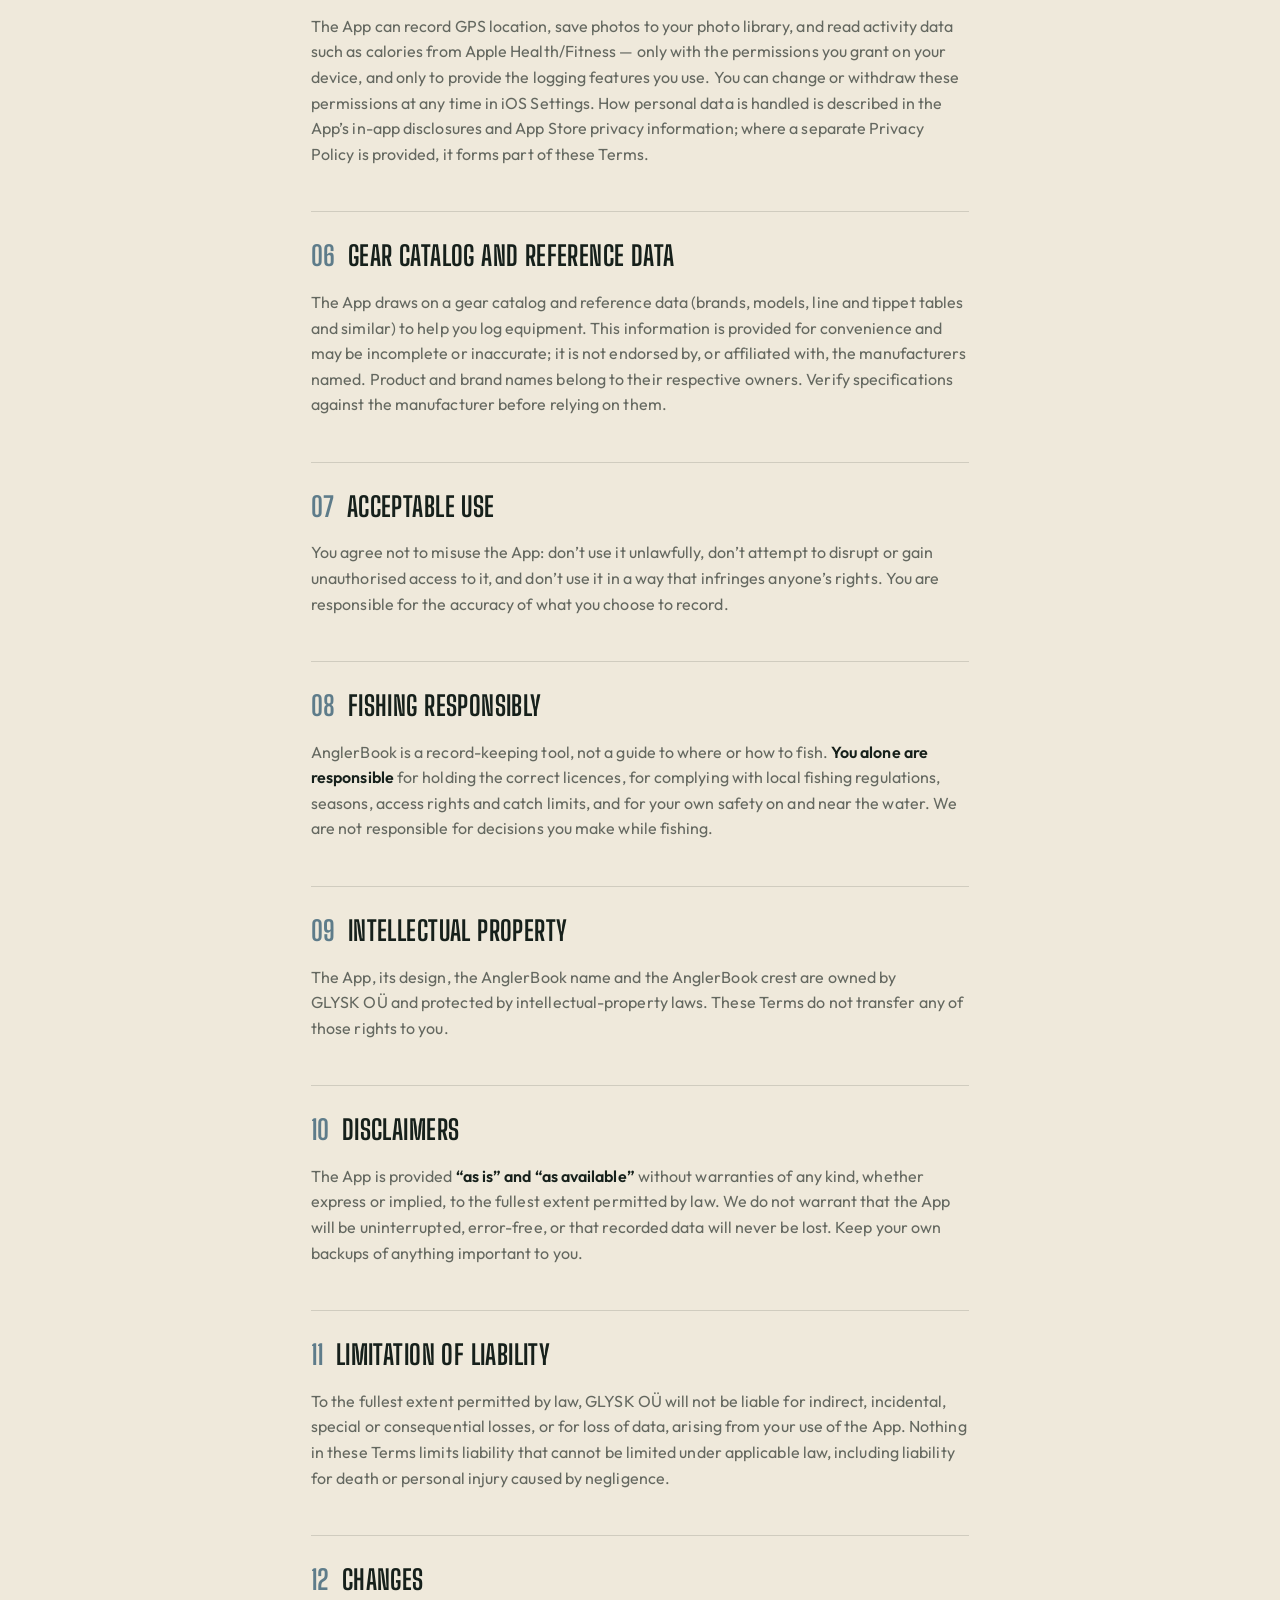
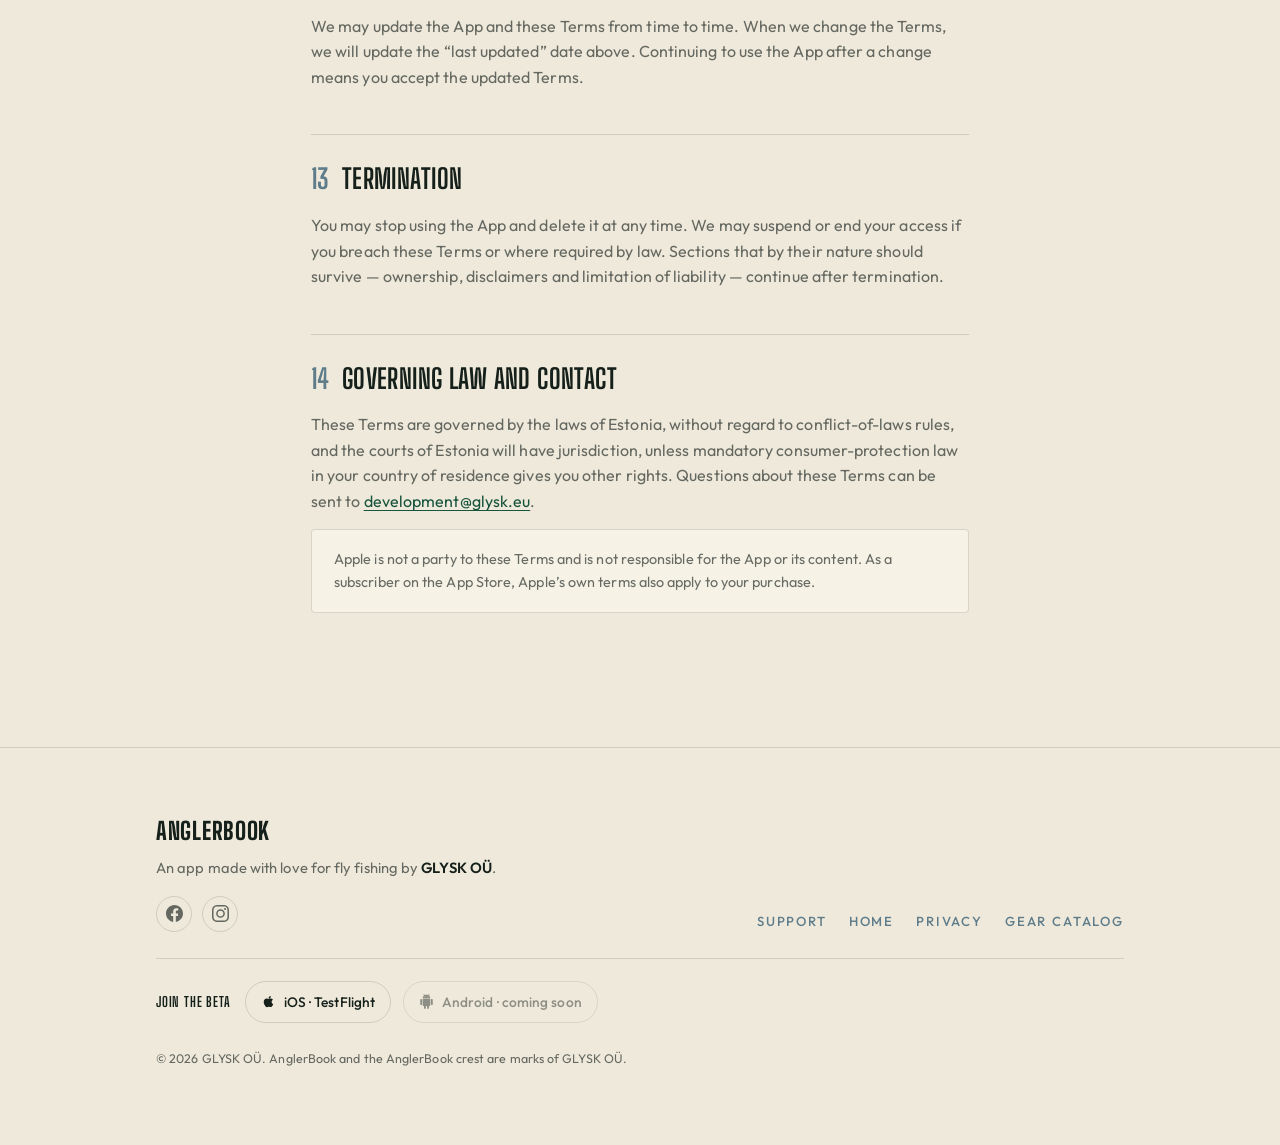
<file: terms.html>
<!DOCTYPE html>
<html lang="en">
<!--
  NOTE FOR GLYSK&nbsp;OÜ: This is a practical, plain-English Terms of Use written to fit
  how AnglerBook actually works. It is a starting template, not legal advice — have it
  reviewed before relying on it commercially, and confirm the governing-law jurisdiction.
  A separate Privacy Policy is provided at /privacy.html.
-->
<head>
<meta charset="utf-8">
<meta name="viewport" content="width=device-width, initial-scale=1">
<title>Terms of Use — AnglerBook</title>
<meta name="description" content="The terms that govern your use of the AnglerBook app, published by GLYSK&nbsp;OÜ.">
<meta name="theme-color" content="#16543C">
<link rel="icon" href="favicon.svg" type="image/svg+xml">
<link rel="canonical" href="https://anglerbook.fun/terms.html">
<link rel="stylesheet" href="assets/style.css">
<script src="assets/theme.js"></script>
</head>
<body>

<div class="wrap legal-head">
  <a class="back" href="index.html">&larr; AnglerBook</a>
  <h1>Terms of Use</h1>
  <p class="meta">Published by GLYSK&nbsp;OÜ · Last updated 25 June 2026</p>
</div>

<main class="wrap legal-body">
  <p>These Terms of Use (the <strong>“Terms”</strong>) govern your use of the AnglerBook mobile application and its related features (the <strong>“App”</strong>), published by <strong>GLYSK&nbsp;OÜ</strong>, a company registered in Estonia (<strong>“GLYSK”, “we”, “us”</strong>). By downloading, installing or using the App, you agree to these Terms. If you do not agree, do not use the App.</p>

  <h2><span class="n">01</span>The App and your licence</h2>
  <p>AnglerBook is a personal logbook for fly fishing. We grant you a personal, non-exclusive, non-transferable, revocable licence to use the App on Apple devices you own or control, for your own non-commercial use, in line with these Terms and the Apple App Store Terms of Service. You may not copy, modify, reverse-engineer, resell or redistribute the App except where that restriction is prohibited by law.</p>

  <h2><span class="n">02</span>Eligibility and your account</h2>
  <p>You must be old enough to hold an Apple ID and to form a binding contract in your country. Sign in with Apple is used to identify your account; you are responsible for activity that takes place under it and for keeping your device secure.</p>

  <h2><span class="n">03</span>AnglerBook Pro and subscriptions</h2>
  <p>Some features are offered through an optional subscription, <strong>AnglerBook Pro</strong>. Subscriptions are sold and billed by Apple through your App Store account, not by GLYSK directly.</p>
  <ul>
    <li>Any free trial converts to a paid subscription unless you cancel at least 24 hours before it ends.</li>
    <li>Subscriptions renew automatically for the same period and price until cancelled.</li>
    <li>You manage, cancel or request refunds for subscriptions through your Apple App Store account settings, subject to Apple’s policies.</li>
    <li>Prices may change; we will give notice as required before any change affects you.</li>
    <li>Some Pro options are one-time passes (a 3-day or 7-day pass) that grant access for a fixed period and do not auto-renew.</li>
  </ul>

  <h2><span class="n">04</span>Your content</h2>
  <p>Your sessions, notes, catch and fly photos, and the data you record remain <strong>yours</strong>. You keep all rights in this content. You grant GLYSK only the limited permission needed to store, process and display that content back to you so the App can function — including, if you enable it, syncing the content to your own iCloud account. We do not claim ownership of your content and we do not sell it.</p>

  <h2><span class="n">05</span>Location, photos and health data</h2>
  <p>The App can record GPS location, save photos to your photo library, and read activity data such as calories from Apple Health/Fitness — only with the permissions you grant on your device, and only to provide the logging features you use. You can change or withdraw these permissions at any time in iOS Settings. How personal data is handled is described in the App’s in-app disclosures and App Store privacy information; where a separate Privacy Policy is provided, it forms part of these Terms.</p>

  <h2><span class="n">06</span>Gear catalog and reference data</h2>
  <p>The App draws on a gear catalog and reference data (brands, models, line and tippet tables and similar) to help you log equipment. This information is provided for convenience and may be incomplete or inaccurate; it is not endorsed by, or affiliated with, the manufacturers named. Product and brand names belong to their respective owners. Verify specifications against the manufacturer before relying on them.</p>

  <h2><span class="n">07</span>Acceptable use</h2>
  <p>You agree not to misuse the App: don’t use it unlawfully, don’t attempt to disrupt or gain unauthorised access to it, and don’t use it in a way that infringes anyone’s rights. You are responsible for the accuracy of what you choose to record.</p>

  <h2><span class="n">08</span>Fishing responsibly</h2>
  <p>AnglerBook is a record-keeping tool, not a guide to where or how to fish. <strong>You alone are responsible</strong> for holding the correct licences, for complying with local fishing regulations, seasons, access rights and catch limits, and for your own safety on and near the water. We are not responsible for decisions you make while fishing.</p>

  <h2><span class="n">09</span>Intellectual property</h2>
  <p>The App, its design, the AnglerBook name and the AnglerBook crest are owned by GLYSK&nbsp;OÜ and protected by intellectual-property laws. These Terms do not transfer any of those rights to you.</p>

  <h2><span class="n">10</span>Disclaimers</h2>
  <p>The App is provided <strong>“as is” and “as available”</strong> without warranties of any kind, whether express or implied, to the fullest extent permitted by law. We do not warrant that the App will be uninterrupted, error-free, or that recorded data will never be lost. Keep your own backups of anything important to you.</p>

  <h2><span class="n">11</span>Limitation of liability</h2>
  <p>To the fullest extent permitted by law, GLYSK&nbsp;OÜ will not be liable for indirect, incidental, special or consequential losses, or for loss of data, arising from your use of the App. Nothing in these Terms limits liability that cannot be limited under applicable law, including liability for death or personal injury caused by negligence.</p>

  <h2><span class="n">12</span>Changes</h2>
  <p>We may update the App and these Terms from time to time. When we change the Terms, we will update the “last updated” date above. Continuing to use the App after a change means you accept the updated Terms.</p>

  <h2><span class="n">13</span>Termination</h2>
  <p>You may stop using the App and delete it at any time. We may suspend or end your access if you breach these Terms or where required by law. Sections that by their nature should survive — ownership, disclaimers and limitation of liability — continue after termination.</p>

  <h2><span class="n">14</span>Governing law and contact</h2>
  <p>These Terms are governed by the laws of Estonia, without regard to conflict-of-laws rules, and the courts of Estonia will have jurisdiction, unless mandatory consumer-protection law in your country of residence gives you other rights. Questions about these Terms can be sent to <a href="mailto:development@glysk.eu">development@glysk.eu</a>.</p>

  <p class="note">Apple is not a party to these Terms and is not responsible for the App or its content. As a subscriber on the App Store, Apple’s own terms also apply to your purchase.</p>
</main>

<footer class="site-foot">
  <div class="wrap">
    <div class="foot-grid">
      <div>
        <div class="foot-mark">AnglerBook</div>
        <p class="foot-credit">An app made with love for fly fishing by <strong>GLYSK&nbsp;OÜ</strong>.</p>
        <div class="foot-social">
          <a href="https://www.facebook.com/profile.php?id=61591862342798" target="_blank" rel="noopener" aria-label="AnglerBook on Facebook"><svg viewBox="0 0 24 24" fill="currentColor" aria-hidden="true"><path d="M24 12.07C24 5.4 18.63 0 12 0S0 5.4 0 12.07C0 18.1 4.39 23.1 10.13 24v-8.44H7.08v-3.49h3.05V9.41c0-3.02 1.79-4.69 4.53-4.69 1.31 0 2.68.24 2.68.24v2.97h-1.51c-1.49 0-1.96.93-1.96 1.89v2.25h3.33l-.53 3.49h-2.8V24C19.61 23.1 24 18.1 24 12.07z"/></svg></a>
          <a href="https://www.instagram.com/anglerbook.fun/" target="_blank" rel="noopener" aria-label="AnglerBook on Instagram"><svg viewBox="0 0 24 24" fill="currentColor" aria-hidden="true"><path d="M12 2.16c3.2 0 3.58.01 4.85.07 1.17.05 1.8.25 2.23.41.56.22.96.48 1.38.9.42.42.68.82.9 1.38.16.42.36 1.06.41 2.23.06 1.27.07 1.65.07 4.85s-.01 3.58-.07 4.85c-.05 1.17-.25 1.8-.41 2.23-.22.56-.48.96-.9 1.38-.42.42-.82.68-1.38.9-.42.16-1.06.36-2.23.41-1.27.06-1.65.07-4.85.07s-3.58-.01-4.85-.07c-1.17-.05-1.8-.25-2.23-.41-.56-.22-.96-.48-1.38-.9-.42-.42-.68-.82-.9-1.38-.16-.42-.36-1.06-.41-2.23-.06-1.27-.07-1.65-.07-4.85s.01-3.58.07-4.85c.05-1.17.25-1.8.41-2.23.22-.56.48-.96.9-1.38.42-.42.82-.68 1.38-.9.42-.16 1.06-.36 2.23-.41 1.27-.06 1.65-.07 4.85-.07M12 0C8.74 0 8.33.01 7.05.07 5.78.13 4.9.33 4.14.63 3.35.94 2.68 1.35 2.01 2.01 1.35 2.68.94 3.35.63 4.14.33 4.9.13 5.78.07 7.05.01 8.33 0 8.74 0 12s.01 3.67.07 4.95c.06 1.27.26 2.15.56 2.91.31.79.72 1.46 1.38 2.13.67.66 1.34 1.07 2.13 1.38.76.3 1.64.5 2.91.56C8.33 23.99 8.74 24 12 24s3.67-.01 4.95-.07c1.27-.06 2.15-.26 2.91-.56.79-.31 1.46-.72 2.13-1.38.66-.67 1.07-1.34 1.38-2.13.3-.76.5-1.64.56-2.91.06-1.28.07-1.69.07-4.95s-.01-3.67-.07-4.95c-.06-1.27-.26-2.15-.56-2.91-.31-.79-.72-1.46-1.38-2.13-.67-.66-1.34-1.07-2.13-1.38-.76-.3-1.64-.5-2.91-.56C15.67.01 15.26 0 12 0z M12 5.84A6.16 6.16 0 1 0 12 18.16 6.16 6.16 0 0 0 12 5.84M12 16a4 4 0 1 1 0-8 4 4 0 0 1 0 8z M18.41 4.15a1.44 1.44 0 1 0 0 2.88 1.44 1.44 0 0 0 0-2.88z"/></svg></a>
        </div>

      </div>
      <nav class="foot-links" aria-label="Footer">
        <a href="support.html">Support</a>
        <a href="index.html">Home</a>
        <a href="privacy.html">Privacy</a>
        <a href="https://catalog.anglerbook.fun/">Gear catalog</a>
      </nav>
    </div>
    <div class="foot-beta">
      <span class="foot-beta-label">Join the beta</span>
      <a class="beta-btn" href="https://testflight.apple.com/join/9vwJfqD3" target="_blank" rel="noopener">
        <svg viewBox="0 0 24 24" aria-hidden="true" fill="currentColor"><path d="M17.05 20.28c-.98.95-2.05.8-3.08.35-1.09-.46-2.09-.48-3.24 0-1.44.62-2.2.44-3.06-.35C2.79 15.25 3.51 7.59 9.05 7.31c1.35.07 2.29.74 3.08.8 1.18-.24 2.31-.93 3.57-.84 1.51.12 2.65.72 3.4 1.8-3.12 1.87-2.38 5.98.48 7.13-.57 1.5-1.31 2.99-2.54 4.09zM12.03 7.25c-.15-2.23 1.66-4.07 3.74-4.25.29 2.58-2.34 4.5-3.74 4.25z"/></svg>
        iOS &middot; TestFlight
      </a>
      <!-- Android beta placeholder: swap this <span> for <a href="..."> (Play Store closed/internal test or Firebase App Distribution) and remove the is-soon class once the track is live -->
      <span class="beta-btn is-soon" aria-disabled="true">
        <svg viewBox="0 0 24 24" aria-hidden="true" fill="currentColor"><path d="M6 18c0 .55.45 1 1 1h1v3.5c0 .83.67 1.5 1.5 1.5s1.5-.67 1.5-1.5V19h2v3.5c0 .83.67 1.5 1.5 1.5s1.5-.67 1.5-1.5V19h1c.55 0 1-.45 1-1V8H6v10zM3.5 8C2.67 8 2 8.67 2 9.5v7c0 .83.67 1.5 1.5 1.5S5 17.33 5 16.5v-7C5 8.67 4.33 8 3.5 8zm17 0c-.83 0-1.5.67-1.5 1.5v7c0 .83.67 1.5 1.5 1.5s1.5-.67 1.5-1.5v-7c0-.83-.67-1.5-1.5-1.5zm-4.97-5.84l1.3-1.3c.2-.2.2-.51 0-.71-.2-.2-.51-.2-.71 0l-1.48 1.48C13.85 1.23 12.95 1 12 1c-.96 0-1.86.23-2.66.63L7.85.15c-.2-.2-.51-.2-.71 0-.2.2-.2.51 0 .71l1.31 1.31C6.97 3.26 6 5.01 6 7h12c0-1.99-.97-3.75-2.44-4.84zM10 5H9V4h1v1zm5 0h-1V4h1v1z"/></svg>
        Android &middot; coming soon
      </span>
    </div>
    <p class="foot-legal">© <span id="yr">2026</span> GLYSK&nbsp;OÜ. AnglerBook and the AnglerBook crest are marks of GLYSK&nbsp;OÜ.</p>
  </div>
</footer>
<script>document.getElementById('yr').textContent = new Date().getFullYear();</script>
</body>
</html>
</file>
<file: assets/style.css>
@import url("fonts/fonts.css");

/* ---- Brand tokens ---- */
:root {
  --sand:        #EFE9DB;
  --sand-deep:   #E5DCC8;
  --cream:       #F7F2E6;
  --green:       #16543C;
  --green-deep:  #0A2C20;
  --slate:       #5E7C8A;
  --slate-light: #9FB7C0;
  --ink:         #16201B;
  --ink-soft:    rgba(22, 32, 27, 0.64);
  --ink-faint:   rgba(22, 32, 27, 0.14);

  --display: "Big Shoulders Display", "Arial Narrow", sans-serif;
  --body:    "Outfit", system-ui, -apple-system, sans-serif;

  --maxw: 1080px;
  --gutter: clamp(20px, 5vw, 56px);
}

*, *::before, *::after { box-sizing: border-box; }

html { -webkit-text-size-adjust: 100%; }

body {
  margin: 0;
  background: var(--sand);
  color: var(--ink);
  font-family: var(--body);
  font-weight: 400;
  line-height: 1.6;
  letter-spacing: 0.005em;
  -webkit-font-smoothing: antialiased;
  text-rendering: optimizeLegibility;
}

::selection { background: var(--green); color: var(--cream); }

a { color: var(--green); text-decoration-thickness: 1px; text-underline-offset: 3px; }
a:hover { color: var(--green-deep); }

:focus-visible {
  outline: 2px solid var(--green);
  outline-offset: 3px;
  border-radius: 2px;
}

img, svg { display: block; max-width: 100%; }

.wrap { width: 100%; max-width: var(--maxw); margin-inline: auto; padding-inline: var(--gutter); }

.eyebrow {
  font-family: var(--body);
  font-weight: 600;
  font-size: 0.72rem;
  letter-spacing: 0.32em;
  text-transform: uppercase;
  color: var(--slate);
}

/* ---- Wordmark ---- */
.wordmark {
  font-family: var(--display);
  font-weight: 800;
  letter-spacing: 0.02em;
  line-height: 0.9;
  text-transform: uppercase;
  color: var(--ink);
  margin: 0;
}

/* ================= HERO ================= */
.hero {
  min-height: 100svh;
  display: grid;
  place-items: center;
  padding: clamp(40px, 9vh, 96px) 0;
}

.badge {
  position: relative;
  width: 100%;
  text-align: center;
  padding: clamp(34px, 6vw, 72px) clamp(22px, 5vw, 64px) clamp(30px, 5vw, 56px);
  border: 1px solid var(--ink-faint);
  border-radius: 4px;
  background:
    radial-gradient(120% 90% at 50% -10%, rgba(247,242,230,0.7), transparent 60%),
    var(--sand);
}
/* fine inner keyline echoing the crest card */
.badge::after {
  content: "";
  position: absolute;
  inset: 7px;
  border: 1px solid var(--ink-faint);
  border-radius: 2px;
  pointer-events: none;
}

.crest {
  width: clamp(124px, 22vw, 188px);
  height: auto;
  margin: 0 auto clamp(20px, 3vw, 30px);
  filter: drop-shadow(0 14px 26px rgba(10, 44, 32, 0.22));
}

.hero .eyebrow { margin-bottom: clamp(16px, 2.4vw, 22px); }

.hero .wordmark {
  font-size: clamp(3.1rem, 13vw, 7.4rem);
  margin-bottom: clamp(16px, 2.2vw, 22px);
}
.hero .wordmark .b { color: var(--green); }

.lede {
  max-width: 30ch;
  margin: 0 auto clamp(26px, 3.4vw, 34px);
  font-size: clamp(1.02rem, 2.4vw, 1.22rem);
  line-height: 1.5;
  color: var(--ink-soft);
}

.pill {
  display: inline-flex;
  align-items: center;
  gap: 10px;
  padding: 11px 20px;
  border-radius: 999px;
  background: var(--green);
  color: var(--cream);
  font-weight: 500;
  font-size: 0.92rem;
  letter-spacing: 0.01em;
}
.pill .dot {
  width: 7px; height: 7px; border-radius: 50%;
  background: var(--slate-light);
  box-shadow: 0 0 0 0 rgba(159,183,192,0.7);
  animation: pulse 2.6s ease-out infinite;
}
.hero .credit {
  margin-top: clamp(22px, 3vw, 30px);
  font-size: 0.8rem;
  letter-spacing: 0.16em;
  text-transform: uppercase;
  color: var(--slate);
}

/* ================= SECTIONS ================= */
section { padding-block: clamp(56px, 9vw, 104px); }

.section-head { max-width: 36ch; margin-bottom: clamp(34px, 5vw, 52px); }
.section-head .eyebrow { display: block; margin-bottom: 14px; }
.section-head h2 {
  font-family: var(--display);
  font-weight: 700;
  text-transform: uppercase;
  letter-spacing: 0.01em;
  line-height: 0.96;
  font-size: clamp(2rem, 6vw, 3.3rem);
  margin: 0;
}

.divider { height: 1px; background: var(--ink-faint); border: 0; margin: 0; }

/* feature grid */
.features { display: grid; gap: 1px; background: var(--ink-faint); border-block: 1px solid var(--ink-faint); }
@media (min-width: 620px)  { .features { grid-template-columns: repeat(2, 1fr); } }
@media (min-width: 940px)  { .features { grid-template-columns: repeat(3, 1fr); } }

.feature {
  background: var(--sand);
  padding: clamp(26px, 3vw, 38px) clamp(22px, 2.6vw, 32px) clamp(30px, 3.4vw, 42px);
}
.feature .num {
  font-family: var(--display);
  font-weight: 700;
  font-size: 0.92rem;
  letter-spacing: 0.18em;
  color: var(--slate);
}
.feature h3 {
  font-family: var(--display);
  font-weight: 700;
  text-transform: uppercase;
  letter-spacing: 0.015em;
  font-size: clamp(1.32rem, 3vw, 1.6rem);
  line-height: 1.02;
  margin: 14px 0 10px;
}
.feature p { margin: 0; color: var(--ink-soft); font-size: 0.98rem; }

/* record band (deep green) */
.band {
  background: linear-gradient(160deg, var(--green) 0%, var(--green-deep) 100%);
  color: var(--cream);
}
.band .eyebrow { color: var(--slate-light); }
.band h2 { color: var(--cream); }
.band .grid {
  display: grid; gap: clamp(26px, 4vw, 44px);
  margin-top: clamp(30px, 4vw, 44px);
}
@media (min-width: 760px) { .band .grid { grid-template-columns: repeat(3, 1fr); } }
.band .grid h3 {
  font-family: var(--display); font-weight: 700; text-transform: uppercase;
  letter-spacing: 0.02em; font-size: 1.22rem; margin: 0 0 8px;
}
.band .grid p { margin: 0; color: rgba(247,242,230,0.78); font-size: 0.96rem; }
.band .grid .line { width: 34px; height: 2px; background: var(--slate-light); margin-bottom: 18px; opacity: 0.8; }

/* pro */
.pro .panel {
  border: 1px solid var(--ink-faint);
  border-radius: 4px;
  padding: clamp(30px, 4vw, 52px);
  display: grid;
  gap: clamp(22px, 3vw, 34px);
  align-items: center;
  background:
    radial-gradient(100% 120% at 100% 0%, rgba(94,124,138,0.10), transparent 55%),
    var(--cream);
}
@media (min-width: 780px) { .pro .panel { grid-template-columns: 1.3fr 1fr; } }
.pro h2 { font-family: var(--display); font-weight: 700; text-transform: uppercase; font-size: clamp(1.9rem, 5vw, 2.8rem); line-height:0.98; margin: 0 0 12px; }
.pro p { margin: 0; color: var(--ink-soft); }
.pro .price {
  text-align: left;
}
@media (min-width: 780px) { .pro .price { text-align: right; border-left: 1px solid var(--ink-faint); padding-left: clamp(22px,3vw,34px); } }
.pro .price .amt { font-family: var(--display); font-weight: 800; font-size: clamp(2.4rem, 7vw, 3.4rem); line-height: 0.9; color: var(--green); }
.pro .price .per { color: var(--ink-soft); font-size: 0.95rem; }
.pro .price .trial { margin-top: 8px; font-size: 0.85rem; letter-spacing: 0.04em; color: var(--slate); }

/* ================= FOOTER ================= */
.site-foot {
  border-top: 1px solid var(--ink-faint);
  padding-block: clamp(40px, 6vw, 64px);
}
.foot-grid { display: grid; gap: 28px; align-items: end; }
@media (min-width: 720px) { .foot-grid { grid-template-columns: 1fr auto; } }
.foot-mark {
  font-family: var(--display); font-weight: 800; text-transform: uppercase;
  letter-spacing: 0.03em; font-size: 1.5rem; color: var(--ink);
}
.foot-credit { margin-top: 6px; color: var(--ink-soft); font-size: 0.92rem; max-width: 34ch; }
.foot-credit strong { font-weight: 600; color: var(--ink); }
.foot-links { display: flex; flex-wrap: wrap; gap: 22px; }
.foot-links a {
  font-size: 0.82rem; letter-spacing: 0.14em; text-transform: uppercase;
  font-weight: 500; text-decoration: none; color: var(--slate);
}
.foot-links a:hover { color: var(--green); }
.foot-legal { margin-top: 26px; font-size: 0.78rem; color: var(--ink-soft); }

/* ================= LEGAL PAGE ================= */
.legal-head { padding-top: clamp(48px, 8vw, 84px); padding-bottom: clamp(20px,3vw,28px); }
.legal-head .back { font-size: 0.8rem; letter-spacing: 0.14em; text-transform: uppercase; text-decoration: none; color: var(--slate); }
.legal-head h1 {
  font-family: var(--display); font-weight: 800; text-transform: uppercase;
  letter-spacing: 0.01em; line-height: 0.95;
  font-size: clamp(2.4rem, 8vw, 4rem); margin: 22px 0 10px;
}
.legal-head .meta { color: var(--ink-soft); font-size: 0.9rem; }
.legal-body { padding-bottom: clamp(64px, 10vw, 120px); max-width: 70ch; }
.legal-body h2 {
  font-family: var(--display); font-weight: 700; text-transform: uppercase;
  letter-spacing: 0.015em; font-size: clamp(1.3rem, 3.4vw, 1.7rem);
  margin: 44px 0 12px; padding-top: 22px; border-top: 1px solid var(--ink-faint);
}
.legal-body h2 .n { color: var(--slate); margin-right: 12px; }
.legal-body p, .legal-body li { color: var(--ink-soft); }
.legal-body p { margin: 0 0 14px; }
.legal-body ul { margin: 0 0 14px; padding-left: 20px; }
.legal-body li { margin-bottom: 6px; }
.legal-body strong { color: var(--ink); font-weight: 600; }
.note {
  margin-top: 40px; padding: 18px 22px; border: 1px solid var(--ink-faint);
  border-radius: 4px; background: var(--cream); font-size: 0.9rem; color: var(--ink-soft);
}

/* ================= MOTION ================= */
.waterlines path { animation: drift 9s ease-in-out infinite alternate; transform-origin: center; }
.waterlines path:nth-child(2) { animation-duration: 11s; }
.waterlines path:nth-child(3) { animation-duration: 8s; }
.waterlines path:nth-child(4) { animation-duration: 12.5s; }
@keyframes drift { from { transform: translateX(-5px); } to { transform: translateX(5px); } }
@keyframes pulse {
  0%   { box-shadow: 0 0 0 0 rgba(159,183,192,0.55); }
  70%  { box-shadow: 0 0 0 8px rgba(159,183,192,0); }
  100% { box-shadow: 0 0 0 0 rgba(159,183,192,0); }
}

.reveal { opacity: 0; transform: translateY(14px); transition: opacity 0.7s ease, transform 0.7s ease; }
.reveal.in { opacity: 1; transform: none; }

@media (prefers-reduced-motion: reduce) {
  .waterlines path, .pill .dot { animation: none; }
  .reveal { opacity: 1; transform: none; transition: none; }
  * { scroll-behavior: auto; }
}

/* ==================== Light / dark theming ==================== */
:root { color-scheme: light; }
:root[data-theme="dark"] {
  color-scheme: dark;
  --sand:        #0E1712;
  --sand-deep:   #0A120E;
  --cream:       #16221B;
  --green:       #74C2A0;
  --green-deep:  #0A2C20;
  --slate:       #8AA6B2;
  --slate-light: #A9C1CC;
  --ink:         #E9E3D5;
  --ink-soft:    rgba(233, 227, 213, 0.66);
  --ink-faint:   rgba(233, 227, 213, 0.16);
}
/* the deep-green band + solid pill always carry their own light text */
:root[data-theme="dark"] .band {
  background: linear-gradient(160deg, #17452F 0%, #0B2117 100%);
  color: #F4EFE1;
}
:root[data-theme="dark"] .band h2 { color: #F4EFE1; }
:root[data-theme="dark"] .pill { color: #0E1712; }
:root[data-theme="dark"] ::selection { background: var(--green); color: #0E1712; }
:root[data-theme="dark"] .badge {
  background:
    radial-gradient(120% 90% at 50% -10%, rgba(116, 194, 160, 0.10), transparent 60%),
    var(--sand);
}
:root[data-theme="dark"] .crest { filter: drop-shadow(0 14px 30px rgba(0, 0, 0, 0.45)); }

/* theme toggle control (injected by assets/theme.js) */
.theme-toggle {
  position: fixed; top: 16px; right: 16px; z-index: 60;
  display: inline-flex; align-items: center; gap: 8px;
  margin: 0; padding: 8px 13px; border-radius: 999px;
  background: var(--cream); color: var(--ink);
  border: 1px solid var(--ink-faint);
  font-family: var(--body); font-size: 0.72rem; font-weight: 600;
  letter-spacing: 0.14em; text-transform: uppercase; cursor: pointer;
  box-shadow: 0 2px 12px rgba(0, 0, 0, 0.10);
  -webkit-backdrop-filter: blur(6px); backdrop-filter: blur(6px);
  transition: border-color .2s ease, color .2s ease, background .2s ease;
}
.theme-toggle:hover { border-color: var(--slate); }
.theme-toggle:focus-visible { outline: 2px solid var(--green); outline-offset: 2px; }
.theme-toggle svg { width: 15px; height: 15px; flex: none; }
.theme-toggle span { line-height: 1; }
@media (max-width: 560px) {
  .theme-toggle { top: 12px; right: 12px; padding: 8px; }
  .theme-toggle span { display: none; }
}
@media (prefers-reduced-motion: reduce) { .theme-toggle { transition: none; } }

/* ==================== Footer beta CTA ==================== */
.foot-beta {
  margin-top: 26px; padding-top: 22px; border-top: 1px solid var(--ink-faint);
  display: flex; flex-wrap: wrap; align-items: center; gap: 12px;
}
.foot-beta-label {
  font-family: var(--display); text-transform: uppercase; letter-spacing: 0.06em;
  font-size: 0.86rem; font-weight: 700; color: var(--ink); margin-right: 2px;
}
.beta-btn {
  display: inline-flex; align-items: center; gap: 8px;
  padding: 9px 15px; border-radius: 999px;
  border: 1px solid var(--ink-faint); color: var(--ink);
  font-size: 0.86rem; font-weight: 500; text-decoration: none;
  transition: border-color .2s ease, color .2s ease, background .2s ease;
}
.beta-btn svg { width: 15px; height: 15px; flex: none; }
.beta-btn:not(.is-soon):hover { border-color: var(--green); color: var(--green); }
.beta-btn.is-soon { color: var(--ink-soft); cursor: default; opacity: 0.7; }

/* ==================== App Store download badge ==================== */
.appstore-cta { display: inline-block; margin: 12px 0 2px; line-height: 0; }
.appstore-cta img { height: 52px; width: auto; display: block; }
.appstore-cta:focus-visible { outline: 2px solid var(--green); outline-offset: 4px; border-radius: 9px; }
.appstore-cta .badge-dark { display: none; }
:root[data-theme="dark"] .appstore-cta .badge-light { display: none; }
:root[data-theme="dark"] .appstore-cta .badge-dark { display: block; }

/* ==================== Pro pricing tiers ==================== */
.pro-plans { display: flex; flex-direction: column; }
@media (min-width: 780px) { .pro-plans-col { border-left: 1px solid var(--ink-faint); padding-left: clamp(22px, 3vw, 34px); } }
.plan { display: flex; align-items: baseline; justify-content: space-between; gap: 14px; padding: 11px 0; border-bottom: 1px solid var(--ink-faint); }
.plan:last-child { border-bottom: 0; }
.plan-name { color: var(--ink); font-size: 0.98rem; }
.plan-name em { font-style: normal; margin-left: 8px; font-size: 0.64rem; font-weight: 600; text-transform: uppercase; letter-spacing: 0.09em; color: var(--green); border: 1px solid var(--green); border-radius: 999px; padding: 2px 7px; vertical-align: middle; white-space: nowrap; }
.plan-price { font-family: var(--display); font-weight: 800; font-size: 1.4rem; line-height: 1; color: var(--green); white-space: nowrap; }
.plan.is-best .plan-price { font-size: 1.7rem; }
.plan-foot { margin-top: 14px; font-size: 0.8rem; color: var(--ink-soft); line-height: 1.45; }

/* ==================== Language switcher ==================== */
.lang-switch {
  position: fixed; top: 16px; left: 16px; z-index: 60;
  display: inline-flex; align-items: center; gap: 1px; padding: 4px;
  border-radius: 999px; background: var(--cream); border: 1px solid var(--ink-faint);
  box-shadow: 0 2px 12px rgba(0, 0, 0, 0.10);
  -webkit-backdrop-filter: blur(6px); backdrop-filter: blur(6px);
}
.lang-switch a {
  display: inline-block; padding: 4px 9px; border-radius: 999px;
  font-family: var(--body); font-size: 0.7rem; font-weight: 600;
  letter-spacing: 0.06em; text-transform: uppercase;
  color: var(--ink-soft); text-decoration: none; transition: color .2s ease, background .2s ease;
}
.lang-switch a:hover { color: var(--ink); }
.lang-switch a[aria-current="true"] { background: var(--green); color: var(--sand); }
@media (max-width: 560px) { .lang-switch { top: 12px; left: 12px; } .lang-switch a { padding: 4px 7px; } }

/* ---- controls cluster: language + theme, top-right ---- */
#site-controls { position: fixed; top: 16px; right: 16px; z-index: 60; display: flex; align-items: center; gap: 8px; }
.theme-toggle { position: static; top: auto; right: auto; z-index: auto; }
.lang-menu { position: relative; }
.lang-menu > summary {
  display: inline-flex; align-items: center; gap: 8px;
  margin: 0; padding: 8px 13px; border-radius: 999px;
  background: var(--cream); color: var(--ink); border: 1px solid var(--ink-faint);
  font-family: var(--body); font-size: 0.72rem; font-weight: 600;
  letter-spacing: 0.14em; text-transform: uppercase; cursor: pointer;
  box-shadow: 0 2px 12px rgba(0, 0, 0, 0.10);
  -webkit-backdrop-filter: blur(6px); backdrop-filter: blur(6px);
  list-style: none; -webkit-user-select: none; user-select: none;
  transition: border-color .2s ease, color .2s ease, background .2s ease;
}
.lang-menu > summary::-webkit-details-marker { display: none; }
.lang-menu > summary::marker { content: ""; }
.lang-menu > summary:hover, .lang-menu[open] > summary { border-color: var(--slate); }
.lang-menu > summary:focus-visible { outline: 2px solid var(--green); outline-offset: 2px; }
.lang-menu svg { width: 15px; height: 15px; flex: none; }
.lang-pop {
  position: absolute; top: calc(100% + 8px); right: 0; min-width: 150px; padding: 6px;
  background: var(--cream); border: 1px solid var(--ink-faint); border-radius: 14px;
  box-shadow: 0 10px 26px rgba(0, 0, 0, 0.18);
  -webkit-backdrop-filter: blur(8px); backdrop-filter: blur(8px);
  display: flex; flex-direction: column; gap: 2px;
}
.lang-pop a {
  display: block; padding: 8px 12px; border-radius: 9px;
  font-family: var(--body); font-size: 0.85rem; font-weight: 500;
  color: var(--ink); text-decoration: none; white-space: nowrap;
}
.lang-pop a:hover { background: var(--ink-faint); }
.lang-pop a[aria-current="true"] { color: var(--green); font-weight: 700; }
@media (max-width: 560px) { #site-controls { top: 12px; right: 12px; gap: 6px; } }

/* ---- language menu: robust button + JS-toggled popover (replaces <details>) ---- */
.lang-btn {
  display: inline-flex; align-items: center; gap: 8px;
  margin: 0; padding: 8px 13px; border-radius: 999px;
  background: var(--cream); color: var(--ink); border: 1px solid var(--ink-faint);
  font-family: var(--body); font-size: 0.72rem; font-weight: 600;
  letter-spacing: 0.14em; text-transform: uppercase; cursor: pointer;
  box-shadow: 0 2px 12px rgba(0, 0, 0, 0.10);
  -webkit-backdrop-filter: blur(6px); backdrop-filter: blur(6px);
  transition: border-color .2s ease, color .2s ease, background .2s ease;
}
.lang-btn svg { width: 15px; height: 15px; flex: none; }
.lang-btn:hover, .lang-menu.open .lang-btn { border-color: var(--slate); }
.lang-btn:focus-visible { outline: 2px solid var(--green); outline-offset: 2px; }
.lang-pop { display: none; }
.lang-menu.open .lang-pop { display: flex; }

/* language menu: native <details>, no JavaScript */
.lang-btn { list-style: none; -webkit-user-select: none; user-select: none; }
.lang-btn::-webkit-details-marker { display: none; }
.lang-btn::marker { content: ""; }
.lang-menu[open] > .lang-btn { border-color: var(--slate); }
.lang-menu[open] > .lang-pop { display: flex; }

/* ---- store row: App Store CTA + coming-soon Google Play badge ---- */
.store-row { display: flex; align-items: center; justify-content: center; gap: 16px; flex-wrap: wrap; margin: 12px 0 2px; }
.store-row .appstore-cta { margin: 0; }
.store-soon { position: relative; display: inline-flex; line-height: 0; cursor: default; }
.store-soon .gp-badge { height: 72px; width: auto; display: block; opacity: 0.9; }
.soon-ribbon {
  position: absolute; top: 4px; right: 2px; z-index: 2;
  background: var(--green); color: var(--sand);
  font-family: var(--body); font-size: 0.58rem; font-weight: 700;
  letter-spacing: 0.12em; text-transform: uppercase;
  padding: 3px 8px; border-radius: 999px; line-height: 1;
  box-shadow: 0 2px 8px rgba(0, 0, 0, 0.25);
}
/* ---- footer social links ---- */
.foot-social { display: flex; gap: 10px; margin-top: 16px; }
.foot-social a {
  display: inline-flex; width: 36px; height: 36px; align-items: center; justify-content: center;
  border-radius: 999px; border: 1px solid var(--ink-faint); color: var(--ink-soft);
  transition: color .2s ease, border-color .2s ease;
}
.foot-social a:hover { color: var(--green); border-color: var(--green); }
.foot-social svg { width: 17px; height: 17px; }
</file>
